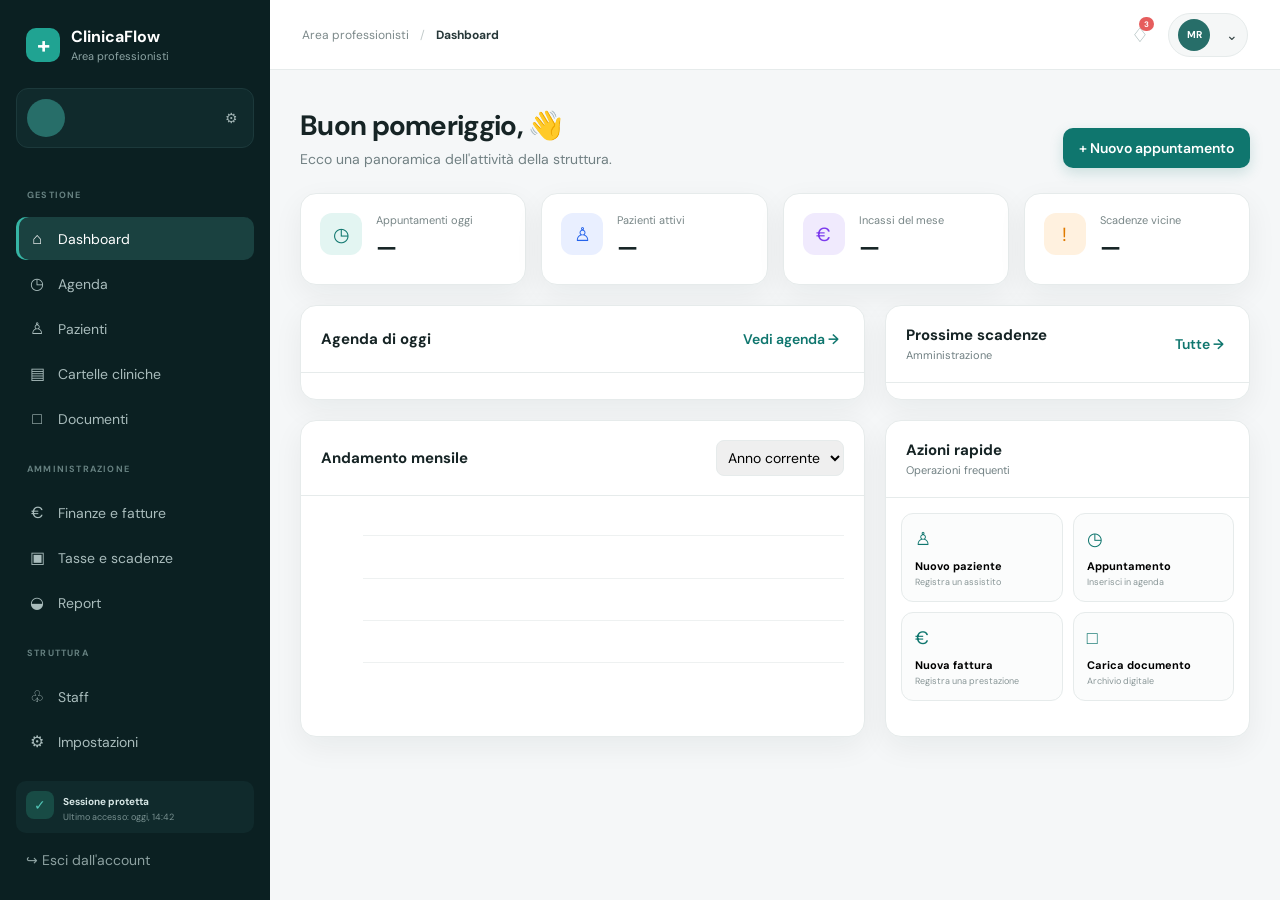
<file: DASHBOARD_PROG/clinica-flow-dinamico/index.html>
<!DOCTYPE html>
 <!-- Dichiara che il documento usa lo standard HTML5. -->
<html lang="it"> <!-- Apre l'elemento radice e imposta la lingua italiana. -->
<head> <!-- Apre la sezione dei metadati e delle risorse. -->
<meta charset="utf-8"/> <!-- Imposta la codifica UTF-8. -->
<meta content="width=device-width, initial-scale=1.0" name="viewport"/> <!-- Rende il layout adattabile a smartphone e tablet. -->
<meta content="#0f766e" name="theme-color"/> <!-- Imposta il colore del tema del browser. -->
<title>ClinicaFlow — Area Professionisti</title> <!-- Imposta il titolo della scheda del browser. -->
<link href="style.css" rel="stylesheet"/> <!-- Collega il file CSS, separando struttura e presentazione. -->
</head> <!-- Elemento HTML che contribuisce alla struttura della pagina. -->
<body> <!-- Apre il contenuto visibile dell'applicazione. -->
<div class="app-shell"> <!-- Contenitore generale dell'intera interfaccia. -->
<aside class="sidebar" id="sidebar"> <!-- Contiene la sidebar e la navigazione principale. -->
<div class="brand"> <!-- Elemento HTML che contribuisce alla struttura della pagina. -->
<div class="brand-mark">+</div> <!-- Elemento HTML che contribuisce alla struttura della pagina. -->
<div> <!-- Elemento HTML che contribuisce alla struttura della pagina. -->
<strong>ClinicaFlow</strong> <!-- Elemento HTML che contribuisce alla struttura della pagina. -->
<span>Area professionisti</span> <!-- Elemento HTML che contribuisce alla struttura della pagina. -->
</div> <!-- Elemento HTML che contribuisce alla struttura della pagina. -->
</div> <!-- Elemento HTML che contribuisce alla struttura della pagina. -->
<div class="profile-mini"> <!-- Elemento HTML che contribuisce alla struttura della pagina. -->
<div class="avatar" id="sidebarAvatar"></div> <!-- Elemento HTML che contribuisce alla struttura della pagina. -->
<div> <!-- Elemento HTML che contribuisce alla struttura della pagina. -->
<strong id="sidebarNome"></strong> <!-- Elemento HTML che contribuisce alla struttura della pagina. -->
<span id="sidebarRuolo"></span> <!-- Elemento HTML che contribuisce alla struttura della pagina. -->
</div> <!-- Elemento HTML che contribuisce alla struttura della pagina. -->
<button class="icon-btn" title="Impostazioni profilo">⚙</button> <!-- Pulsante interattivo collegabile a JavaScript. -->
</div> <!-- Elemento HTML che contribuisce alla struttura della pagina. -->
<nav class="nav"> <!-- Raggruppa semanticamente i comandi di navigazione. -->
<p class="nav-label">GESTIONE</p> <!-- Etichetta che raggruppa una sezione del menu. -->
<button class="nav-item active" data-page="dashboard"><span>⌂</span> Dashboard</button> <!-- Pulsante interattivo collegabile a JavaScript. -->
<button class="nav-item" data-page="agenda"><span>◷</span> Agenda</button> <!-- Voce di navigazione; data-page identifica la pagina da mostrare. -->
<button class="nav-item" data-page="patients"><span>♙</span> Pazienti</button> <!-- Voce di navigazione; data-page identifica la pagina da mostrare. -->
<button class="nav-item" data-page="clinical"><span>▤</span> Cartelle cliniche</button> <!-- Voce di navigazione; data-page identifica la pagina da mostrare. -->
<button class="nav-item" data-page="documents"><span>□</span> Documenti</button> <!-- Voce di navigazione; data-page identifica la pagina da mostrare. -->
<p class="nav-label">AMMINISTRAZIONE</p> <!-- Etichetta che raggruppa una sezione del menu. -->
<button class="nav-item" data-page="finance"><span>€</span> Finanze e fatture</button> <!-- Voce di navigazione; data-page identifica la pagina da mostrare. -->
<button class="nav-item" data-page="taxes"><span>▣</span> Tasse e scadenze</button> <!-- Voce di navigazione; data-page identifica la pagina da mostrare. -->
<button class="nav-item" data-page="reports"><span>◒</span> Report</button> <!-- Voce di navigazione; data-page identifica la pagina da mostrare. -->
<p class="nav-label">STRUTTURA</p> <!-- Etichetta che raggruppa una sezione del menu. -->
<button class="nav-item" data-page="team"><span>♧</span> Staff</button> <!-- Voce di navigazione; data-page identifica la pagina da mostrare. -->
<button class="nav-item" data-page="settings"><span>⚙</span> Impostazioni</button> <!-- Voce di navigazione; data-page identifica la pagina da mostrare. -->
</nav> <!-- Elemento HTML che contribuisce alla struttura della pagina. -->
<div class="sidebar-bottom"> <!-- Elemento HTML che contribuisce alla struttura della pagina. -->
<div class="security-card"> <!-- Elemento HTML che contribuisce alla struttura della pagina. -->
<div class="security-icon">✓</div> <!-- Elemento HTML che contribuisce alla struttura della pagina. -->
<div> <!-- Elemento HTML che contribuisce alla struttura della pagina. -->
<strong>Sessione protetta</strong> <!-- Elemento HTML che contribuisce alla struttura della pagina. -->
<span id="ultimoAccesso">Ultimo accesso: oggi, 14:42</span> <!-- Elemento HTML che contribuisce alla struttura della pagina. -->
</div> <!-- Elemento HTML che contribuisce alla struttura della pagina. -->
</div> <!-- Elemento HTML che contribuisce alla struttura della pagina. -->
<button class="logout-btn" id="logoutBtn">↪ Esci dall'account</button> <!-- Pulsante interattivo collegabile a JavaScript. -->
</div> <!-- Elemento HTML che contribuisce alla struttura della pagina. -->
</aside> <!-- Elemento HTML che contribuisce alla struttura della pagina. -->
<main class="main"> <!-- Contiene l'area principale del gestionale. -->
<header class="topbar"> <!-- Apre la sezione dei metadati e delle risorse. -->
<button class="mobile-menu" id="mobileMenu">☰</button> <!-- Pulsante interattivo collegabile a JavaScript. -->
<div class="breadcrumb">Area professionisti <span>/</span> <strong id="pageTitle">Dashboard</strong></div> <!-- Elemento HTML che contribuisce alla struttura della pagina. -->
<div class="top-actions"> <!-- Elemento HTML che contribuisce alla struttura della pagina. -->
<button class="icon-btn notification-btn" id="notificationBtn" title="Notifiche">♢<b id="notificheCount">3</b></button> <!-- Pulsante interattivo collegabile a JavaScript. -->
<button class="user-chip"> <!-- Pulsante interattivo collegabile a JavaScript. -->
<div class="avatar small" id="topbarAvatar">MR</div> <!-- Elemento HTML che contribuisce alla struttura della pagina. -->
<span id="topbarNome"></span> <!-- Elemento HTML che contribuisce alla struttura della pagina. -->
<span>⌄</span> <!-- Elemento HTML che contribuisce alla struttura della pagina. -->
</button> <!-- Elemento HTML che contribuisce alla struttura della pagina. -->
</div> <!-- Elemento HTML che contribuisce alla struttura della pagina. -->
</header> <!-- Elemento HTML che contribuisce alla struttura della pagina. -->
<div class="content" id="contenitorePagine"></div> <!-- Elemento HTML che contribuisce alla struttura della pagina. -->
</main> <!-- Elemento HTML che contribuisce alla struttura della pagina. -->
</div> <!-- Elemento HTML che contribuisce alla struttura della pagina. -->
<div class="modal-backdrop" id="modal"> <!-- Elemento HTML che contribuisce alla struttura della pagina. -->
<div class="modal"> <!-- Elemento HTML che contribuisce alla struttura della pagina. -->
<button class="modal-close" id="modalClose">×</button> <!-- Pulsante interattivo collegabile a JavaScript. -->
<div id="modalContent"></div> <!-- Elemento HTML che contribuisce alla struttura della pagina. -->
</div> <!-- Elemento HTML che contribuisce alla struttura della pagina. -->
</div> <!-- Elemento HTML che contribuisce alla struttura della pagina. -->
<div class="toast" id="toast">Operazione completata</div> <!-- Elemento HTML che contribuisce alla struttura della pagina. -->
<script src="frontend/funzione_package/Funzione_Avvio.js" type="module"></script> <!-- Carica il JavaScript modulare che gestisce le interazioni. -->
</body> <!-- Chiude il contenuto visibile. -->
</html> <!-- Chiude il documento HTML. -->
</file>
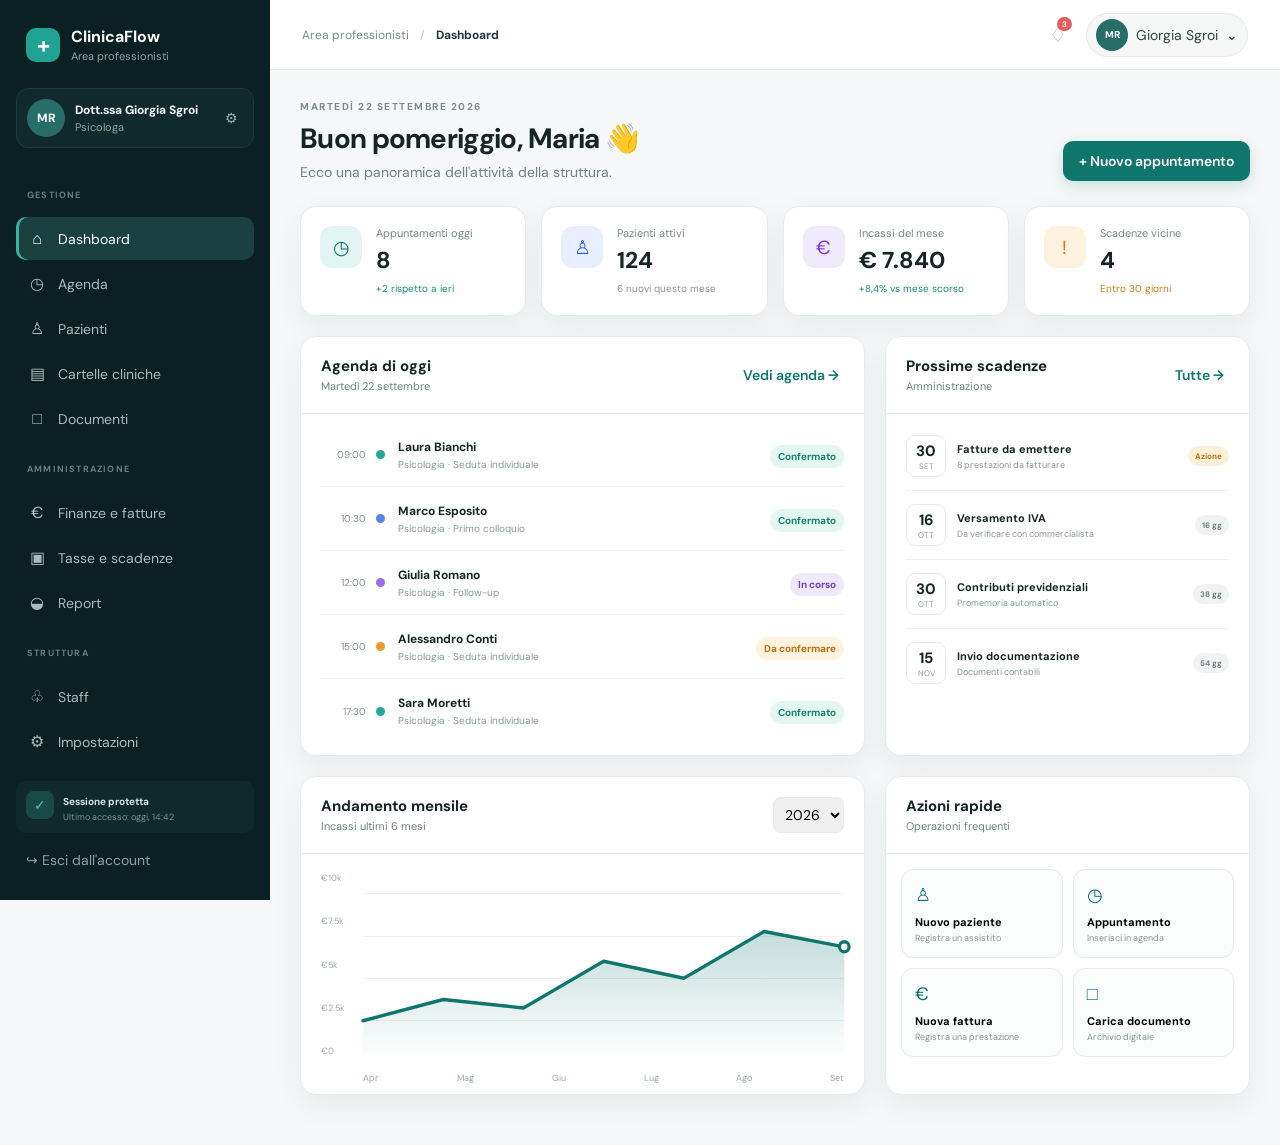
<file: DASHBOARD_PROG/ESEMPIO-DASHBOARD/index.html>
<!DOCTYPE html> <!-- Dichiara che il documento usa lo standard HTML5. -->
<html lang="it"> <!-- Apre l'elemento radice e imposta la lingua italiana. -->
<head> <!-- Apre la sezione dei metadati e delle risorse. -->
  <meta charset="UTF-8"> <!-- Imposta la codifica UTF-8. -->
  <meta name="viewport" content="width=device-width, initial-scale=1.0"> <!-- Rende il layout adattabile a smartphone e tablet. -->
  <meta name="theme-color" content="#0f766e"> <!-- Imposta il colore del tema del browser. -->
  <title>ClinicaFlow — Area Professionisti</title> <!-- Imposta il titolo della scheda del browser. -->
  <link rel="stylesheet" href="style.css"> <!-- Collega il file CSS, separando struttura e presentazione. -->
</head> <!-- Elemento HTML che contribuisce alla struttura della pagina. -->
<body> <!-- Apre il contenuto visibile dell'applicazione. -->
  <div class="app-shell"> <!-- Contenitore generale dell'intera interfaccia. -->
    <aside class="sidebar" id="sidebar"> <!-- Contiene la sidebar e la navigazione principale. -->
      <div class="brand"> <!-- Elemento HTML che contribuisce alla struttura della pagina. -->
        <div class="brand-mark">+</div> <!-- Elemento HTML che contribuisce alla struttura della pagina. -->
        <div> <!-- Elemento HTML che contribuisce alla struttura della pagina. -->
          <strong>ClinicaFlow</strong> <!-- Elemento HTML che contribuisce alla struttura della pagina. -->
          <span>Area professionisti</span> <!-- Elemento HTML che contribuisce alla struttura della pagina. -->
        </div> <!-- Elemento HTML che contribuisce alla struttura della pagina. -->
      </div> <!-- Elemento HTML che contribuisce alla struttura della pagina. -->

      <div class="profile-mini"> <!-- Elemento HTML che contribuisce alla struttura della pagina. -->
        <div class="avatar">MR</div> <!-- Elemento HTML che contribuisce alla struttura della pagina. -->
        <div> <!-- Elemento HTML che contribuisce alla struttura della pagina. -->
          <strong id="nomeProfessionista">Dott.ssa Giorgia Sgroi</strong> <!-- Elemento HTML che contribuisce alla struttura della pagina. -->
          <span id="ruoloProfessionista">Psicologa</span> <!-- Elemento HTML che contribuisce alla struttura della pagina. -->
        </div> <!-- Elemento HTML che contribuisce alla struttura della pagina. -->
        <button class="icon-btn" title="Impostazioni profilo">⚙</button> <!-- Pulsante interattivo collegabile a JavaScript. -->
      </div> <!-- Elemento HTML che contribuisce alla struttura della pagina. -->

      <nav class="nav"> <!-- Raggruppa semanticamente i comandi di navigazione. -->
        <p class="nav-label">GESTIONE</p> <!-- Etichetta che raggruppa una sezione del menu. -->
        <button class="nav-item active" data-page="dashboard"><span>⌂</span> Dashboard</button> <!-- Pulsante interattivo collegabile a JavaScript. -->
        <button class="nav-item" data-page="agenda"><span>◷</span> Agenda</button> <!-- Voce di navigazione; data-page identifica la pagina da mostrare. -->
        <button class="nav-item" data-page="patients"><span>♙</span> Pazienti</button> <!-- Voce di navigazione; data-page identifica la pagina da mostrare. -->
        <button class="nav-item" data-page="clinical"><span>▤</span> Cartelle cliniche</button> <!-- Voce di navigazione; data-page identifica la pagina da mostrare. -->
        <button class="nav-item" data-page="documents"><span>□</span> Documenti</button> <!-- Voce di navigazione; data-page identifica la pagina da mostrare. -->

        <p class="nav-label">AMMINISTRAZIONE</p> <!-- Etichetta che raggruppa una sezione del menu. -->
        <button class="nav-item" data-page="finance"><span>€</span> Finanze e fatture</button> <!-- Voce di navigazione; data-page identifica la pagina da mostrare. -->
        <button class="nav-item" data-page="taxes"><span>▣</span> Tasse e scadenze</button> <!-- Voce di navigazione; data-page identifica la pagina da mostrare. -->
        <button class="nav-item" data-page="reports"><span>◒</span> Report</button> <!-- Voce di navigazione; data-page identifica la pagina da mostrare. -->

        <p class="nav-label">STRUTTURA</p> <!-- Etichetta che raggruppa una sezione del menu. -->
        <button class="nav-item" data-page="team"><span>♧</span> Staff</button> <!-- Voce di navigazione; data-page identifica la pagina da mostrare. -->
        <button class="nav-item" data-page="settings"><span>⚙</span> Impostazioni</button> <!-- Voce di navigazione; data-page identifica la pagina da mostrare. -->
      </nav> <!-- Elemento HTML che contribuisce alla struttura della pagina. -->

      <div class="sidebar-bottom"> <!-- Elemento HTML che contribuisce alla struttura della pagina. -->
        <div class="security-card"> <!-- Elemento HTML che contribuisce alla struttura della pagina. -->
          <div class="security-icon">✓</div> <!-- Elemento HTML che contribuisce alla struttura della pagina. -->
          <div> <!-- Elemento HTML che contribuisce alla struttura della pagina. -->
            <strong>Sessione protetta</strong> <!-- Elemento HTML che contribuisce alla struttura della pagina. -->
            <span id="ultimoAccesso">Ultimo accesso: oggi, 14:42</span> <!-- Elemento HTML che contribuisce alla struttura della pagina. -->
          </div> <!-- Elemento HTML che contribuisce alla struttura della pagina. -->
        </div> <!-- Elemento HTML che contribuisce alla struttura della pagina. -->
        <button class="logout-btn" id="logoutBtn">↪ Esci dall'account</button> <!-- Pulsante interattivo collegabile a JavaScript. -->
      </div> <!-- Elemento HTML che contribuisce alla struttura della pagina. -->
    </aside> <!-- Elemento HTML che contribuisce alla struttura della pagina. -->

    <main class="main"> <!-- Contiene l'area principale del gestionale. -->
      <header class="topbar"> <!-- Apre la sezione dei metadati e delle risorse. -->
        <button class="mobile-menu" id="mobileMenu">☰</button> <!-- Pulsante interattivo collegabile a JavaScript. -->
        <div class="breadcrumb">Area professionisti <span>/</span> <strong id="pageTitle">Dashboard</strong></div> <!-- Elemento HTML che contribuisce alla struttura della pagina. -->
        <div class="top-actions"> <!-- Elemento HTML che contribuisce alla struttura della pagina. -->
          <button class="icon-btn notification-btn" id="notificationBtn" title="Notifiche">♢<b id="notificheCount">3</b></button> <!-- Pulsante interattivo collegabile a JavaScript. -->
          <button class="user-chip"> <!-- Pulsante interattivo collegabile a JavaScript. -->
            <div class="avatar small" id="topbarAvatar">MR</div> <!-- Elemento HTML che contribuisce alla struttura della pagina. -->
            <span id="nomeProfessionista">Giorgia Sgroi</span> <!-- Elemento HTML che contribuisce alla struttura della pagina. -->
            <span>⌄</span> <!-- Elemento HTML che contribuisce alla struttura della pagina. -->
          </button> <!-- Elemento HTML che contribuisce alla struttura della pagina. -->
        </div> <!-- Elemento HTML che contribuisce alla struttura della pagina. -->
      </header> <!-- Elemento HTML che contribuisce alla struttura della pagina. -->

      <div class="content"> <!-- Elemento HTML che contribuisce alla struttura della pagina. -->
        <section class="page active" id="dashboard"> <!-- Sezione di pagina; JavaScript decide quale mostrare. -->
          <div class="welcome-row"> <!-- Elemento HTML che contribuisce alla struttura della pagina. -->
            <div> <!-- Elemento HTML che contribuisce alla struttura della pagina. -->
              <p class="eyebrow" id="dataOdierna">MARTEDÌ 22 SETTEMBRE 2026</p> <!-- Elemento HTML che contribuisce alla struttura della pagina. -->
              <h1>Buon pomeriggio, <span id="nomeSaluto">Maria</span> 👋</h1> <!-- Elemento HTML che contribuisce alla struttura della pagina. -->
              <p class="muted">Ecco una panoramica dell'attività della struttura.</p> <!-- Elemento HTML che contribuisce alla struttura della pagina. -->
            </div> <!-- Elemento HTML che contribuisce alla struttura della pagina. -->
            <button class="primary" data-page-action="agenda">+ Nuovo appuntamento</button> <!-- Pulsante interattivo collegabile a JavaScript. -->
          </div> <!-- Elemento HTML che contribuisce alla struttura della pagina. -->

          <div class="stats-grid"> <!-- Elemento HTML che contribuisce alla struttura della pagina. -->
            <article class="stat-card"> <!-- Elemento HTML che contribuisce alla struttura della pagina. -->
              <div class="stat-icon teal">◷</div> <!-- Elemento HTML che contribuisce alla struttura della pagina. -->
              <div><span>Appuntamenti oggi</span><strong id="numeroAppuntamentiOggi">8</strong><small class="positive" id="variazioneAppuntamenti">+2 rispetto a ieri</small></div> <!-- Elemento HTML che contribuisce alla struttura della pagina. -->
            </article> <!-- Elemento HTML che contribuisce alla struttura della pagina. -->
            <article class="stat-card"> <!-- Elemento HTML che contribuisce alla struttura della pagina. -->
              <div class="stat-icon blue">♙</div> <!-- Elemento HTML che contribuisce alla struttura della pagina. -->
              <div><span>Pazienti attivi</span><strong id="numeroPazientiAttivi">124</strong><small id="nuoviPazientiMese">6 nuovi questo mese</small></div> <!-- Elemento HTML che contribuisce alla struttura della pagina. -->
            </article> <!-- Elemento HTML che contribuisce alla struttura della pagina. -->
            <article class="stat-card"> <!-- Elemento HTML che contribuisce alla struttura della pagina. -->
              <div class="stat-icon purple">€</div> <!-- Elemento HTML che contribuisce alla struttura della pagina. -->
              <div><span>Incassi del mese</span><strong id="incassiMese">€ 7.840</strong><small class="positive" id="variazioneIncassi">+8,4% vs mese scorso</small></div> <!-- Elemento HTML che contribuisce alla struttura della pagina. -->
            </article> <!-- Elemento HTML che contribuisce alla struttura della pagina. -->
            <article class="stat-card"> <!-- Elemento HTML che contribuisce alla struttura della pagina. -->
              <div class="stat-icon orange">!</div> <!-- Elemento HTML che contribuisce alla struttura della pagina. -->
              <div><span>Scadenze vicine</span><strong id="scadenzeVicine">4</strong><small class="warning-text">Entro 30 giorni</small></div> <!-- Elemento HTML che contribuisce alla struttura della pagina. -->
            </article> <!-- Elemento HTML che contribuisce alla struttura della pagina. -->
          </div> <!-- Elemento HTML che contribuisce alla struttura della pagina. -->

          <div class="dashboard-grid"> <!-- Elemento HTML che contribuisce alla struttura della pagina. -->
            <article class="card agenda-card"> <!-- Scheda grafica riutilizzabile per raggruppare contenuti. -->
              <div class="card-header"> <!-- Scheda grafica riutilizzabile per raggruppare contenuti. -->
                <div><h2>Agenda di oggi</h2><span class="muted" id="dataOdierna">Martedì 22 settembre</span></div> <!-- Elemento HTML che contribuisce alla struttura della pagina. -->
                <button class="text-btn" data-page-action="agenda">Vedi agenda →</button> <!-- Pulsante interattivo collegabile a JavaScript. -->
              </div> <!-- Elemento HTML che contribuisce alla struttura della pagina. -->
              <div class="timeline"> <!-- Elemento HTML che contribuisce alla struttura della pagina. -->
                <div class="timeline-item"> <!-- Elemento HTML che contribuisce alla struttura della pagina. -->
                  <span class="time">09:00</span><div class="dot teal-bg"></div> <!-- Elemento HTML che contribuisce alla struttura della pagina. -->
                  <div class="appointment"><div><strong>Laura Bianchi</strong><span>Psicologia · Seduta individuale</span></div><span class="status confirmed">Confermato</span></div> <!-- Elemento HTML che contribuisce alla struttura della pagina. -->
                </div> <!-- Elemento HTML che contribuisce alla struttura della pagina. -->
                <div class="timeline-item"> <!-- Elemento HTML che contribuisce alla struttura della pagina. -->
                  <span class="time">10:30</span><div class="dot blue-bg"></div> <!-- Elemento HTML che contribuisce alla struttura della pagina. -->
                  <div class="appointment"><div><strong>Marco Esposito</strong><span>Psicologia · Primo colloquio</span></div><span class="status confirmed">Confermato</span></div> <!-- Elemento HTML che contribuisce alla struttura della pagina. -->
                </div> <!-- Elemento HTML che contribuisce alla struttura della pagina. -->
                <div class="timeline-item current"> <!-- Elemento HTML che contribuisce alla struttura della pagina. -->
                  <span class="time">12:00</span><div class="dot purple-bg"></div> <!-- Elemento HTML che contribuisce alla struttura della pagina. -->
                  <div class="appointment"><div><strong>Giulia Romano</strong><span>Psicologia · Follow-up</span></div><span class="status current">In corso</span></div> <!-- Elemento HTML che contribuisce alla struttura della pagina. -->
                </div> <!-- Elemento HTML che contribuisce alla struttura della pagina. -->
                <div class="timeline-item"> <!-- Elemento HTML che contribuisce alla struttura della pagina. -->
                  <span class="time">15:00</span><div class="dot orange-bg"></div> <!-- Elemento HTML che contribuisce alla struttura della pagina. -->
                  <div class="appointment"><div><strong>Alessandro Conti</strong><span>Psicologia · Seduta individuale</span></div><span class="status pending">Da confermare</span></div> <!-- Elemento HTML che contribuisce alla struttura della pagina. -->
                </div> <!-- Elemento HTML che contribuisce alla struttura della pagina. -->
                <div class="timeline-item"> <!-- Elemento HTML che contribuisce alla struttura della pagina. -->
                  <span class="time">17:30</span><div class="dot teal-bg"></div> <!-- Elemento HTML che contribuisce alla struttura della pagina. -->
                  <div class="appointment"><div><strong>Sara Moretti</strong><span>Psicologia · Seduta individuale</span></div><span class="status confirmed">Confermato</span></div> <!-- Elemento HTML che contribuisce alla struttura della pagina. -->
                </div> <!-- Elemento HTML che contribuisce alla struttura della pagina. -->
              </div> <!-- Elemento HTML che contribuisce alla struttura della pagina. -->
            </article> <!-- Elemento HTML che contribuisce alla struttura della pagina. -->

            <article class="card deadlines-card"> <!-- Scheda grafica riutilizzabile per raggruppare contenuti. -->
              <div class="card-header"><div><h2>Prossime scadenze</h2><span class="muted">Amministrazione</span></div><button class="text-btn" data-page-action="taxes">Tutte →</button></div> <!-- Scheda grafica riutilizzabile per raggruppare contenuti. -->
              <div class="deadline-list"> <!-- Elemento HTML che contribuisce alla struttura della pagina. -->
                <div class="deadline"><div class="date-box"><strong>30</strong><span>SET</span></div><div><strong>Fatture da emettere</strong><span>8 prestazioni da fatturare</span></div><span class="pill orange">Azione</span></div> <!-- Elemento HTML che contribuisce alla struttura della pagina. -->
                <div class="deadline"><div class="date-box"><strong>16</strong><span>OTT</span></div><div><strong>Versamento IVA</strong><span>Da verificare con commercialista</span></div><span class="pill gray">16 gg</span></div> <!-- Elemento HTML che contribuisce alla struttura della pagina. -->
                <div class="deadline"><div class="date-box"><strong>30</strong><span>OTT</span></div><div><strong>Contributi previdenziali</strong><span>Promemoria automatico</span></div><span class="pill gray">38 gg</span></div> <!-- Elemento HTML che contribuisce alla struttura della pagina. -->
                <div class="deadline"><div class="date-box"><strong>15</strong><span>NOV</span></div><div><strong>Invio documentazione</strong><span>Documenti contabili</span></div><span class="pill gray">54 gg</span></div> <!-- Elemento HTML che contribuisce alla struttura della pagina. -->
              </div> <!-- Elemento HTML che contribuisce alla struttura della pagina. -->
            </article> <!-- Elemento HTML che contribuisce alla struttura della pagina. -->
          </div> <!-- Elemento HTML che contribuisce alla struttura della pagina. -->

          <div class="dashboard-grid bottom"> <!-- Elemento HTML che contribuisce alla struttura della pagina. -->
            <article class="card"> <!-- Scheda grafica riutilizzabile per raggruppare contenuti. -->
              <div class="card-header"><div><h2>Andamento mensile</h2><span class="muted">Incassi ultimi 6 mesi</span></div><select><option>2026</option><option>2025</option></select></div> <!-- Scheda grafica riutilizzabile per raggruppare contenuti. -->
              <div class="chart-wrap"> <!-- Elemento HTML che contribuisce alla struttura della pagina. -->
                <div class="y-labels"><span>€10k</span><span>€7.5k</span><span>€5k</span><span>€2.5k</span><span>€0</span></div> <!-- Elemento HTML che contribuisce alla struttura della pagina. -->
                <div class="chart"> <!-- Elemento HTML che contribuisce alla struttura della pagina. -->
                  <div class="gridline g1"></div><div class="gridline g2"></div><div class="gridline g3"></div><div class="gridline g4"></div> <!-- Elemento HTML che contribuisce alla struttura della pagina. -->
                  <svg viewBox="0 0 600 220" preserveAspectRatio="none" aria-label="Grafico incassi"> <!-- Elemento HTML che contribuisce alla struttura della pagina. -->
                    <defs><linearGradient id="fill" x1="0" y1="0" x2="0" y2="1"><stop offset="0" stop-color="#0f766e" stop-opacity=".25"/><stop offset="1" stop-color="#0f766e" stop-opacity="0"/></linearGradient></defs> <!-- Elemento HTML che contribuisce alla struttura della pagina. -->
                    <path d="M0 175 L100 150 L200 160 L300 105 L400 125 L500 70 L600 88 L600 220 L0 220Z" fill="url(#fill)"/> <!-- Elemento HTML che contribuisce alla struttura della pagina. -->
                    <path d="M0 175 L100 150 L200 160 L300 105 L400 125 L500 70 L600 88" fill="none" stroke="#0f766e" stroke-width="4" stroke-linecap="round" stroke-linejoin="round"/> <!-- Elemento HTML che contribuisce alla struttura della pagina. -->
                    <circle cx="600" cy="88" r="6" fill="#fff" stroke="#0f766e" stroke-width="4"/> <!-- Elemento HTML che contribuisce alla struttura della pagina. -->
                  </svg> <!-- Elemento HTML che contribuisce alla struttura della pagina. -->
                  <div class="x-labels"><span>Apr</span><span>Mag</span><span>Giu</span><span>Lug</span><span>Ago</span><span>Set</span></div> <!-- Elemento HTML che contribuisce alla struttura della pagina. -->
                </div> <!-- Elemento HTML che contribuisce alla struttura della pagina. -->
              </div> <!-- Elemento HTML che contribuisce alla struttura della pagina. -->
            </article> <!-- Elemento HTML che contribuisce alla struttura della pagina. -->

            <article class="card quick-card"> <!-- Scheda grafica riutilizzabile per raggruppare contenuti. -->
              <div class="card-header"><div><h2>Azioni rapide</h2><span class="muted">Operazioni frequenti</span></div></div> <!-- Scheda grafica riutilizzabile per raggruppare contenuti. -->
              <div class="quick-grid"> <!-- Elemento HTML che contribuisce alla struttura della pagina. -->
                <button data-page-action="patients"><span>♙</span><strong>Nuovo paziente</strong><small>Registra un assistito</small></button> <!-- Pulsante interattivo collegabile a JavaScript. -->
                <button data-page-action="agenda"><span>◷</span><strong>Appuntamento</strong><small>Inserisci in agenda</small></button> <!-- Pulsante interattivo collegabile a JavaScript. -->
                <button data-page-action="finance"><span>€</span><strong>Nuova fattura</strong><small>Registra una prestazione</small></button> <!-- Pulsante interattivo collegabile a JavaScript. -->
                <button data-page-action="documents"><span>□</span><strong>Carica documento</strong><small>Archivio digitale</small></button> <!-- Pulsante interattivo collegabile a JavaScript. -->
              </div> <!-- Elemento HTML che contribuisce alla struttura della pagina. -->
            </article> <!-- Elemento HTML che contribuisce alla struttura della pagina. -->
          </div> <!-- Elemento HTML che contribuisce alla struttura della pagina. -->
        </section> <!-- Elemento HTML che contribuisce alla struttura della pagina. -->

        <section class="page" id="agenda"> <!-- Sezione agenda; JavaScript gestisce la visualizzazione e il drag and drop. -->
          <div class="page-heading"> <!-- Raggruppa titolo e azioni principali della pagina. -->
            <div> <!-- Contiene il titolo e la descrizione della pagina. -->
              <p class="eyebrow">GESTIONE</p> <!-- Etichetta superiore della sezione. -->
              <h1>Agenda</h1> <!-- Titolo principale della pagina. -->
              <p class="muted">Trascina un appuntamento in un altro giorno e orario libero per spostarlo.</p> <!-- Spiega direttamente il nuovo comportamento dell'agenda. -->
            </div> <!-- Chiude il contenitore del titolo. -->
            <button class="primary" id="newAppointment">+ Nuovo appuntamento</button> <!-- Apre la modale per creare un appuntamento. -->
          </div> <!-- Chiude l'intestazione della pagina. -->
          <div class="toolbar"> <!-- Contiene i controlli di navigazione e filtro dell'agenda. -->
            <div class="segmented"> <!-- Raggruppa le modalità di visualizzazione. -->
              <button class="active">Giorno</button> <!-- Modalità giorno mostrata come scelta attiva nella demo. -->
              <button>Settimana</button> <!-- Modalità settimana presente nell'interfaccia futura. -->
              <button>Mese</button> <!-- Modalità mese presente nell'interfaccia futura. -->
            </div> <!-- Chiude il selettore della modalità. -->
            <button class="secondary">‹</button> <!-- Pulsante grafico per la navigazione temporale. -->
            <strong id="intervalloSettimana">Settimana 21 – 27 settembre 2026</strong> <!-- Intervallo temporale visualizzato nella demo. -->
            <button class="secondary">›</button> <!-- Pulsante grafico per la navigazione temporale. -->
            <select> <!-- Filtro per professionista. -->
              <option>Tutti i professionisti</option> <!-- Mostra tutti gli appuntamenti. -->
              <option>Dott.ssa Giorgia Sgroi</option> <!-- Filtro demo per Giorgia Sgroi. -->
              <option>Dott. Luca Verdi</option> <!-- Filtro demo per Luca Verdi. -->
              <option>Dott.ssa Elena Neri</option> <!-- Filtro demo per Elena Neri. -->
            </select> <!-- Chiude il filtro professionista. -->
          </div> <!-- Chiude la toolbar. -->
          <div class="agenda-help"> <!-- Piccolo pannello informativo dedicato al drag and drop. -->
            <span>↕</span> <!-- Icona visiva che richiama lo spostamento. -->
            <span><strong>Spostamento rapido:</strong> trascina un appuntamento su un altro giorno/orario.</span> <!-- Istruzione sintetica per l'utente. -->
            <span class="agenda-help-rule">Lo slot deve essere libero.</span> <!-- Regola fondamentale del comportamento. -->
          </div> <!-- Chiude il pannello informativo. -->
          <div class="card agenda-full"> <!-- Contenitore grafico principale dell'agenda. -->
            <div class="agenda-week"> <!-- Griglia settimanale completa. -->
              <div class="agenda-time-column"> <!-- Colonna laterale con gli orari. -->
                <div class="agenda-corner">Ora</div> <!-- Cella d'angolo della griglia. -->
                <div class="agenda-time-labels"> <!-- Contiene le etichette degli orari. -->
                  <span>08:00</span> <!-- Etichetta oraria. -->
                  <span>09:00</span> <!-- Etichetta oraria. -->
                  <span>10:00</span> <!-- Etichetta oraria. -->
                  <span>11:00</span> <!-- Etichetta oraria. -->
                  <span>12:00</span> <!-- Etichetta oraria. -->
                  <span>13:00</span> <!-- Etichetta oraria. -->
                  <span>14:00</span> <!-- Etichetta oraria. -->
                  <span>15:00</span> <!-- Etichetta oraria. -->
                  <span>16:00</span> <!-- Etichetta oraria. -->
                  <span>17:00</span> <!-- Etichetta oraria. -->
                  <span>18:00</span> <!-- Etichetta oraria. -->
                  <span>19:00</span> <!-- Etichetta oraria. -->
                </div> <!-- Chiude le etichette degli orari. -->
              </div> <!-- Chiude la colonna degli orari. -->
              <div class="agenda-days"> <!-- Contiene i sette giorni della settimana. -->
                <div class="agenda-day" data-date="2026-09-21"> <!-- Colonna del lunedì. -->
                  <div class="agenda-day-header"><strong>LUN</strong><span>21 SET</span></div> <!-- Intestazione del giorno. -->
                  <div class="agenda-day-body" data-date="2026-09-21"></div> <!-- Area che riceve gli appuntamenti trascinati. -->
                </div> <!-- Chiude il lunedì. -->
                <div class="agenda-day" data-date="2026-09-22"> <!-- Colonna del martedì. -->
                  <div class="agenda-day-header"><strong>MAR</strong><span>22 SET</span></div> <!-- Intestazione del giorno. -->
                  <div class="agenda-day-body" data-date="2026-09-22"> <!-- Area della giornata con gli appuntamenti demo. -->
                    <div class="appointment-block teal-block" draggable="true" data-id="1" data-date="2026-09-22" data-time="09:00" data-duration="60"><strong>Laura Bianchi</strong><span>09:00 · Psicologia</span></div> <!-- Appuntamento trascinabile delle 09:00. -->
                    <div class="appointment-block blue-block" draggable="true" data-id="2" data-date="2026-09-22" data-time="10:30" data-duration="60"><strong>Marco Esposito</strong><span>10:30 · Primo colloquio</span></div> <!-- Appuntamento trascinabile delle 10:30. -->
                    <div class="appointment-block purple-block" draggable="true" data-id="3" data-date="2026-09-22" data-time="12:00" data-duration="60"><strong>Giulia Romano</strong><span>12:00 · Follow-up</span></div> <!-- Appuntamento trascinabile delle 12:00. -->
                    <div class="appointment-block orange-block" draggable="true" data-id="4" data-date="2026-09-22" data-time="15:00" data-duration="60"><strong>Alessandro Conti</strong><span>15:00 · Seduta</span></div> <!-- Appuntamento trascinabile delle 15:00. -->
                    <div class="appointment-block teal-block" draggable="true" data-id="5" data-date="2026-09-22" data-time="17:30" data-duration="60"><strong>Sara Moretti</strong><span>17:30 · Seduta</span></div> <!-- Appuntamento trascinabile delle 17:30. -->
                  </div> <!-- Chiude l'area del martedì. -->
                </div> <!-- Chiude il martedì. -->
                <div class="agenda-day" data-date="2026-09-23"> <!-- Colonna del mercoledì. -->
                  <div class="agenda-day-header"><strong>MER</strong><span>23 SET</span></div> <!-- Intestazione del giorno. -->
                  <div class="agenda-day-body" data-date="2026-09-23"></div> <!-- Area che riceve gli appuntamenti trascinati. -->
                </div> <!-- Chiude il mercoledì. -->
                <div class="agenda-day" data-date="2026-09-24"> <!-- Colonna del giovedì. -->
                  <div class="agenda-day-header"><strong>GIO</strong><span>24 SET</span></div> <!-- Intestazione del giorno. -->
                  <div class="agenda-day-body" data-date="2026-09-24"></div> <!-- Area che riceve gli appuntamenti trascinati. -->
                </div> <!-- Chiude il giovedì. -->
                <div class="agenda-day" data-date="2026-09-25"> <!-- Colonna del venerdì. -->
                  <div class="agenda-day-header"><strong>VEN</strong><span>25 SET</span></div> <!-- Intestazione del giorno. -->
                  <div class="agenda-day-body" data-date="2026-09-25"></div> <!-- Area che riceve gli appuntamenti trascinati. -->
                </div> <!-- Chiude il venerdì. -->
                <div class="agenda-day" data-date="2026-09-26"> <!-- Colonna del sabato. -->
                  <div class="agenda-day-header"><strong>SAB</strong><span>26 SET</span></div> <!-- Intestazione del giorno. -->
                  <div class="agenda-day-body" data-date="2026-09-26"></div> <!-- Area che riceve gli appuntamenti trascinati. -->
                </div> <!-- Chiude il sabato. -->
                <div class="agenda-day" data-date="2026-09-27"> <!-- Colonna della domenica. -->
                  <div class="agenda-day-header"><strong>DOM</strong><span>27 SET</span></div> <!-- Intestazione del giorno. -->
                  <div class="agenda-day-body" data-date="2026-09-27"></div> <!-- Area che riceve gli appuntamenti trascinati. -->
                </div> <!-- Chiude la domenica. -->
              </div> <!-- Chiude la griglia dei giorni. -->
            </div> <!-- Chiude la settimana dell'agenda. -->
          </div> <!-- Chiude la card dell'agenda. -->
        </section> <!-- Chiude la pagina agenda. -->

        <section class="page" id="patients"> <!-- Sezione di pagina; JavaScript decide quale mostrare. -->
          <div class="page-heading"><div><p class="eyebrow">ASSISTITI</p><h1>Pazienti</h1><p class="muted">Anagrafica, contatti e percorso assistenziale.</p></div><button class="primary" id="newPatient">+ Nuovo paziente</button></div> <!-- Sezione di pagina; JavaScript decide quale mostrare. -->
          <div class="filters"><div class="search"><span>⌕</span><input placeholder="Cerca per nome, codice o telefono..."></div><select><option>Tutti i professionisti</option><option>Psicologia</option><option>Logopedia</option><option>Dietologia</option></select><select><option>Stato: tutti</option><option>Attivo</option><option>In attesa</option></select></div> <!-- Elemento HTML che contribuisce alla struttura della pagina. -->
          <div class="card table-card"><table><thead><tr><th>Paziente</th><th>Professionista</th><th>Ultima visita</th><th>Prossimo appuntamento</th><th>Stato</th><th></th></tr></thead><tbody> <!-- Scheda grafica riutilizzabile per raggruppare contenuti. -->
            <tr><td><div class="person"><div class="avatar pastel">LB</div><div><strong>Laura Bianchi</strong><span>PT-00124</span></div></div></td><td>Giorgia Sgroi<br><small>Psicologia</small></td><td>22/09/2026</td><td>29/09/2026 · 09:00</td><td><span class="status confirmed">Attivo</span></td><td>•••</td></tr> <!-- Riga della tabella. -->
            <tr><td><div class="person"><div class="avatar pastel">ME</div><div><strong>Marco Esposito</strong><span>PT-00118</span></div></div></td><td>Giorgia Sgroi<br><small>Psicologia</small></td><td>22/09/2026</td><td>06/10/2026 · 10:30</td><td><span class="status confirmed">Attivo</span></td><td>•••</td></tr> <!-- Riga della tabella. -->
            <tr><td><div class="person"><div class="avatar pastel">GR</div><div><strong>Giulia Romano</strong><span>PT-00107</span></div></div></td><td>Giorgia Sgroi<br><small>Psicologia</small></td><td>15/09/2026</td><td>22/09/2026 · 12:00</td><td><span class="status confirmed">Attivo</span></td><td>•••</td></tr> <!-- Riga della tabella. -->
            <tr><td><div class="person"><div class="avatar pastel">SC</div><div><strong>Sofia Costa</strong><span>PT-00098</span></div></div></td><td>Luca Verdi<br><small>Logopedia</small></td><td>18/09/2026</td><td>25/09/2026 · 16:00</td><td><span class="status confirmed">Attivo</span></td><td>•••</td></tr> <!-- Riga della tabella. -->
            <tr><td><div class="person"><div class="avatar pastel">AF</div><div><strong>Andrea Ferri</strong><span>PT-00086</span></div></div></td><td>Elena Neri<br><small>Dietologia</small></td><td>10/09/2026</td><td>01/10/2026 · 14:30</td><td><span class="status pending">In attesa</span></td><td>•••</td></tr> <!-- Riga della tabella. -->
          </tbody></table></div> <!-- Elemento HTML che contribuisce alla struttura della pagina. -->
        </section> <!-- Elemento HTML che contribuisce alla struttura della pagina. -->

        <section class="page" id="clinical"> <!-- Sezione di pagina; JavaScript decide quale mostrare. -->
          <div class="page-heading"><div><p class="eyebrow">AREA CLINICA</p><h1>Cartelle cliniche</h1><p class="muted">Note, anamnesi, piani terapeutici e documentazione assistenziale.</p></div><button class="primary">+ Nuova nota</button></div> <!-- Sezione di pagina; JavaScript decide quale mostrare. -->
          <div class="clinical-layout"> <!-- Elemento HTML che contribuisce alla struttura della pagina. -->
            <div class="card patient-selector"><div class="search"><span>⌕</span><input placeholder="Cerca paziente..."></div><div class="patient-list"> <!-- Scheda grafica riutilizzabile per raggruppare contenuti. -->
              <button class="selected"><div class="avatar pastel">LB</div><div><strong>Laura Bianchi</strong><span>Ultima nota · oggi</span></div><span>›</span></button> <!-- Pulsante interattivo collegabile a JavaScript. -->
              <button><div class="avatar pastel">ME</div><div><strong>Marco Esposito</strong><span>Ultima nota · oggi</span></div><span>›</span></button> <!-- Pulsante interattivo collegabile a JavaScript. -->
              <button><div class="avatar pastel">GR</div><div><strong>Giulia Romano</strong><span>Ultima nota · 15/09</span></div><span>›</span></button> <!-- Pulsante interattivo collegabile a JavaScript. -->
              <button><div class="avatar pastel">SC</div><div><strong>Sofia Costa</strong><span>Ultima nota · 18/09</span></div><span>›</span></button> <!-- Pulsante interattivo collegabile a JavaScript. -->
            </div></div> <!-- Elemento HTML che contribuisce alla struttura della pagina. -->
            <div class="card clinical-detail"><div class="patient-header"><div class="avatar large pastel">LB</div><div><h2 id="cartellaPazienteNome">Laura Bianchi</h2><span id="cartellaPazienteInfo">PT-00124 · Psicologia</span></div><button class="secondary">Apri scheda completa</button></div> <!-- Scheda grafica riutilizzabile per raggruppare contenuti. -->
              <div class="tabs"><button class="active">Note cliniche</button><button>Anamnesi</button><button>Piano terapeutico</button><button>Allegati</button></div> <!-- Elemento HTML che contribuisce alla struttura della pagina. -->
              <div class="note"><div><strong>22 settembre 2026 · Seduta individuale</strong><span>Giorgia Sgroi</span></div><p>Area dedicata alla nota clinica. In produzione questa sezione sarà collegata al backend e ai permessi professionali.</p><span class="tag">Bozza</span></div> <!-- Elemento HTML che contribuisce alla struttura della pagina. -->
              <div class="note"><div><strong>15 settembre 2026 · Follow-up</strong><span>Giorgia Sgroi</span></div><p>Spazio per annotazioni della seduta e obiettivi concordati.</p><span class="tag success">Firmata</span></div> <!-- Elemento HTML che contribuisce alla struttura della pagina. -->
            </div> <!-- Elemento HTML che contribuisce alla struttura della pagina. -->
          </div> <!-- Elemento HTML che contribuisce alla struttura della pagina. -->
        </section> <!-- Elemento HTML che contribuisce alla struttura della pagina. -->

        <section class="page" id="documents"> <!-- Sezione di pagina; JavaScript decide quale mostrare. -->
          <div class="page-heading"><div><p class="eyebrow">ARCHIVIO</p><h1>Documenti</h1><p class="muted">Gestisci documenti amministrativi e clinici con permessi dedicati.</p></div><button class="primary">↑ Carica documento</button></div> <!-- Sezione di pagina; JavaScript decide quale mostrare. -->
          <div class="document-cards"><div class="doc-stat"><span>Documenti totali</span><strong id="docTotali">486</strong></div><div class="doc-stat"><span>Da firmare</span><strong id="docDaFirmare">7</strong></div><div class="doc-stat"><span>In scadenza</span><strong id="docInScadenza">3</strong></div></div> <!-- Elemento HTML che contribuisce alla struttura della pagina. -->
          <div class="card table-card"><table><thead><tr><th>Documento</th><th>Categoria</th><th>Paziente / struttura</th><th>Data</th><th>Stato</th><th></th></tr></thead><tbody> <!-- Scheda grafica riutilizzabile per raggruppare contenuti. -->
            <tr><td>Consenso informato.pdf</td><td>Clinico</td><td>Laura Bianchi</td><td>22/09/2026</td><td><span class="status pending">Da firmare</span></td><td>•••</td></tr> <!-- Riga della tabella. -->
            <tr><td>Fattura 2026-089.pdf</td><td>Amministrativo</td><td>Laura Bianchi</td><td>22/09/2026</td><td><span class="status confirmed">Archiviato</span></td><td>•••</td></tr> <!-- Riga della tabella. -->
            <tr><td>Documento identità.pdf</td><td>Anagrafica</td><td>Marco Esposito</td><td>20/09/2026</td><td><span class="status confirmed">Verificato</span></td><td>•••</td></tr> <!-- Riga della tabella. -->
          </tbody></table></div> <!-- Elemento HTML che contribuisce alla struttura della pagina. -->
        </section> <!-- Elemento HTML che contribuisce alla struttura della pagina. -->

        <section class="page" id="finance"> <!-- Sezione di pagina; JavaScript decide quale mostrare. -->
          <div class="page-heading"><div><p class="eyebrow">AMMINISTRAZIONE</p><h1>Finanze e fatture</h1><p class="muted">Entrate, fatture, pagamenti e riepiloghi per il commercialista.</p></div><button class="primary">+ Nuova fattura</button></div> <!-- Sezione di pagina; JavaScript decide quale mostrare. -->
          <div class="finance-stats"><div class="finance-stat"><span>Fatturato settembre</span><strong id="fatturatoMese">€ 9.460,00</strong><small>32 fatture emesse</small></div><div class="finance-stat"><span>Incassato</span><strong id="incassatoMese">€ 7.840,00</strong><small class="positive">82,9% del fatturato</small></div><div class="finance-stat"><span>Da incassare</span><strong id="daIncassare">€ 1.620,00</strong><small class="warning-text">8 fatture aperte</small></div><div class="finance-stat"><span>Spese</span><strong id="speseMese">€ 2.140,00</strong><small>Questo mese</small></div></div>
          <div class="card table-card"><div class="card-header"><div><h2>Ultime fatture</h2><span class="muted">Settembre 2026</span></div><button class="secondary">Esporta CSV</button></div><table><thead><tr><th>Numero</th><th>Cliente</th><th>Prestazione</th><th>Importo</th><th>Data</th><th>Stato</th></tr></thead><tbody> <!-- Scheda grafica riutilizzabile per raggruppare contenuti. -->
            <tr><td>#2026-089</td><td>Laura Bianchi</td><td>Seduta psicologica</td><td>€ 70,00</td><td>22/09/26</td><td><span class="status confirmed">Pagata</span></td></tr> <!-- Riga della tabella. -->
            <tr><td>#2026-088</td><td>Marco Esposito</td><td>Primo colloquio</td><td>€ 80,00</td><td>22/09/26</td><td><span class="status pending">Da pagare</span></td></tr> <!-- Riga della tabella. -->
            <tr><td>#2026-087</td><td>Sofia Costa</td><td>Logopedia</td><td>€ 55,00</td><td>21/09/26</td><td><span class="status confirmed">Pagata</span></td></tr> <!-- Riga della tabella. -->
          </tbody></table></div> <!-- Elemento HTML che contribuisce alla struttura della pagina. -->
        </section> <!-- Elemento HTML che contribuisce alla struttura della pagina. -->

        <section class="page" id="taxes"> <!-- Sezione di pagina; JavaScript decide quale mostrare. -->
          <div class="page-heading"><div><p class="eyebrow">AMMINISTRAZIONE</p><h1>Tasse e scadenze</h1><p class="muted">Calendario fiscale e documenti per la gestione amministrativa.</p></div><button class="secondary">Esporta riepilogo</button></div> <!-- Sezione di pagina; JavaScript decide quale mostrare. -->
          <div class="tax-alert"><span>!</span><div><strong id="taxAlertCount">4 scadenze richiedono attenzione</strong><p>Controlla gli importi e coordina i versamenti con il commercialista.</p></div></div> <!-- Elemento HTML che contribuisce alla struttura della pagina. -->
          <div class="card deadline-table"><div class="card-header"><h2>Calendario fiscale</h2><select><option>2026</option><option>2027</option></select></div> <!-- Scheda grafica riutilizzabile per raggruppare contenuti. -->
            <div class="tax-row"><div class="tax-date urgent"><strong>30</strong><span>SET</span></div><div><strong>Fatture da emettere</strong><span>8 prestazioni ancora da fatturare</span></div><span class="pill orange">Da completare</span><button class="text-btn">Apri →</button></div> <!-- Elemento HTML che contribuisce alla struttura della pagina. -->
            <div class="tax-row"><div class="tax-date"><strong>16</strong><span>OTT</span></div><div><strong>Versamento IVA</strong><span>Importo da confermare</span></div><span class="pill gray">In programma</span><button class="text-btn">Dettagli →</button></div> <!-- Elemento HTML che contribuisce alla struttura della pagina. -->
            <div class="tax-row"><div class="tax-date"><strong>30</strong><span>OTT</span></div><div><strong>Contributi previdenziali</strong><span>Promemoria per il professionista</span></div><span class="pill gray">In programma</span><button class="text-btn">Dettagli →</button></div> <!-- Elemento HTML che contribuisce alla struttura della pagina. -->
            <div class="tax-row"><div class="tax-date"><strong>15</strong><span>NOV</span></div><div><strong>Invio documentazione al commercialista</strong><span>Estratto contabile e fatture</span></div><span class="pill gray">In programma</span><button class="text-btn">Dettagli →</button></div> <!-- Elemento HTML che contribuisce alla struttura della pagina. -->
          </div> <!-- Elemento HTML che contribuisce alla struttura della pagina. -->
        </section> <!-- Elemento HTML che contribuisce alla struttura della pagina. -->

        <section class="page" id="reports"> <!-- Sezione di pagina; JavaScript decide quale mostrare. -->
          <div class="page-heading"><div><p class="eyebrow">ANALISI</p><h1>Report</h1><p class="muted">Indicatori operativi e amministrativi della struttura.</p></div><button class="secondary">↓ Scarica report</button></div> <!-- Sezione di pagina; JavaScript decide quale mostrare. -->
          <div class="report-grid"><div class="card report-card"><span>Prestazioni erogate</span><strong id="reportPrestazioni">186</strong><div class="mini-bar"><i style="width:72%"></i></div><small>+12% rispetto ad agosto</small></div><div class="card report-card"><span>Tasso di presenza</span><strong id="reportPresenza">91,4%</strong><div class="mini-bar"><i style="width:91%"></i></div><small>Su 204 appuntamenti</small></div><div class="card report-card"><span>Nuovi pazienti</span><strong id="reportNuoviPazienti">18</strong><div class="mini-bar"><i style="width:46%"></i></div><small>Ultimi 30 giorni</small></div><div class="card report-card"><span>Incasso medio</span><strong id="reportIncassoMedio">€ 50,22</strong><div class="mini-bar"><i style="width:63%"></i></div><small>Per prestazione</small></div></div> <!-- Scheda grafica riutilizzabile per raggruppare contenuti. -->
        </section> <!-- Elemento HTML che contribuisce alla struttura della pagina. -->

        <section class="page" id="team"> <!-- Sezione di pagina; JavaScript decide quale mostrare. -->
          <div class="page-heading"><div><p class="eyebrow">STRUTTURA</p><h1>Staff</h1><p class="muted">Professionisti, ruoli e autorizzazioni.</p></div><button class="primary">+ Invita professionista</button></div> <!-- Sezione di pagina; JavaScript decide quale mostrare. -->
          <div class="team-grid"><div class="card team-member"><div class="avatar large pastel">MR</div><h3>Dott.ssa Giorgia Sgroi</h3><span>Psicologa · Amministratrice</span><div class="member-actions"><span class="status confirmed">Attivo</span><button>•••</button></div></div><div class="card team-member"><div class="avatar large pastel">LV</div><h3>Dott. Luca Verdi</h3><span>Logopedista</span><div class="member-actions"><span class="status confirmed">Attivo</span><button>•••</button></div></div><div class="card team-member"><div class="avatar large pastel">EN</div><h3>Dott.ssa Elena Neri</h3><span>Dietista</span><div class="member-actions"><span class="status confirmed">Attivo</span><button>•••</button></div></div></div> <!-- Scheda grafica riutilizzabile per raggruppare contenuti. -->
        </section> <!-- Elemento HTML che contribuisce alla struttura della pagina. -->

        <section class="page" id="settings"> <!-- Sezione di pagina; JavaScript decide quale mostrare. -->
          <div class="page-heading"><div><p class="eyebrow">STRUTTURA</p><h1>Impostazioni</h1><p class="muted">Configura struttura, profilo, notifiche e sicurezza.</p></div><button class="primary">Salva modifiche</button></div> <!-- Sezione di pagina; JavaScript decide quale mostrare. -->
          <div class="settings-layout"><div class="card settings-nav"><button class="active">Profilo struttura</button><button>Notifiche</button><button>Permessi e ruoli</button><button>Fatturazione</button><button>Privacy e sicurezza</button></div><div class="card settings-form"><h2>Profilo struttura</h2><p class="muted">Informazioni visualizzate nei documenti e nelle comunicazioni.</p><label>Nome struttura<input id="inputNomeStruttura" value="Centro Salute & Benessere"></label><div class="two-col"><label>Partita IVA<input id="inputPartitaIva" value="IT 01234567890"></label><label>Telefono<input id="inputTelefono" value="+39 06 1234 5678"></label></div><label>Email<input id="inputEmail" value="segreteria@centrosalute.it"></label><label>Indirizzo<input id="inputIndirizzo" value="Via Roma 25, Roma"></label></div></div> <!-- Scheda grafica riutilizzabile per raggruppare contenuti. -->
        </section> <!-- Elemento HTML che contribuisce alla struttura della pagina. -->
      </div> <!-- Elemento HTML che contribuisce alla struttura della pagina. -->
    </main> <!-- Elemento HTML che contribuisce alla struttura della pagina. -->
  </div> <!-- Elemento HTML che contribuisce alla struttura della pagina. -->

  <div class="modal-backdrop" id="modal"> <!-- Elemento HTML che contribuisce alla struttura della pagina. -->
    <div class="modal"> <!-- Elemento HTML che contribuisce alla struttura della pagina. -->
      <button class="modal-close" id="modalClose">×</button> <!-- Pulsante interattivo collegabile a JavaScript. -->
      <div id="modalContent"></div> <!-- Elemento HTML che contribuisce alla struttura della pagina. -->
    </div> <!-- Elemento HTML che contribuisce alla struttura della pagina. -->
  </div> <!-- Elemento HTML che contribuisce alla struttura della pagina. -->

  <div class="toast" id="toast">Operazione completata</div> <!-- Elemento HTML che contribuisce alla struttura della pagina. -->
  <script src="script.js"></script> <!-- Carica il JavaScript che gestisce le interazioni. -->
</body> <!-- Chiude il contenuto visibile. -->
</html> <!-- Chiude il documento HTML. -->
</file>
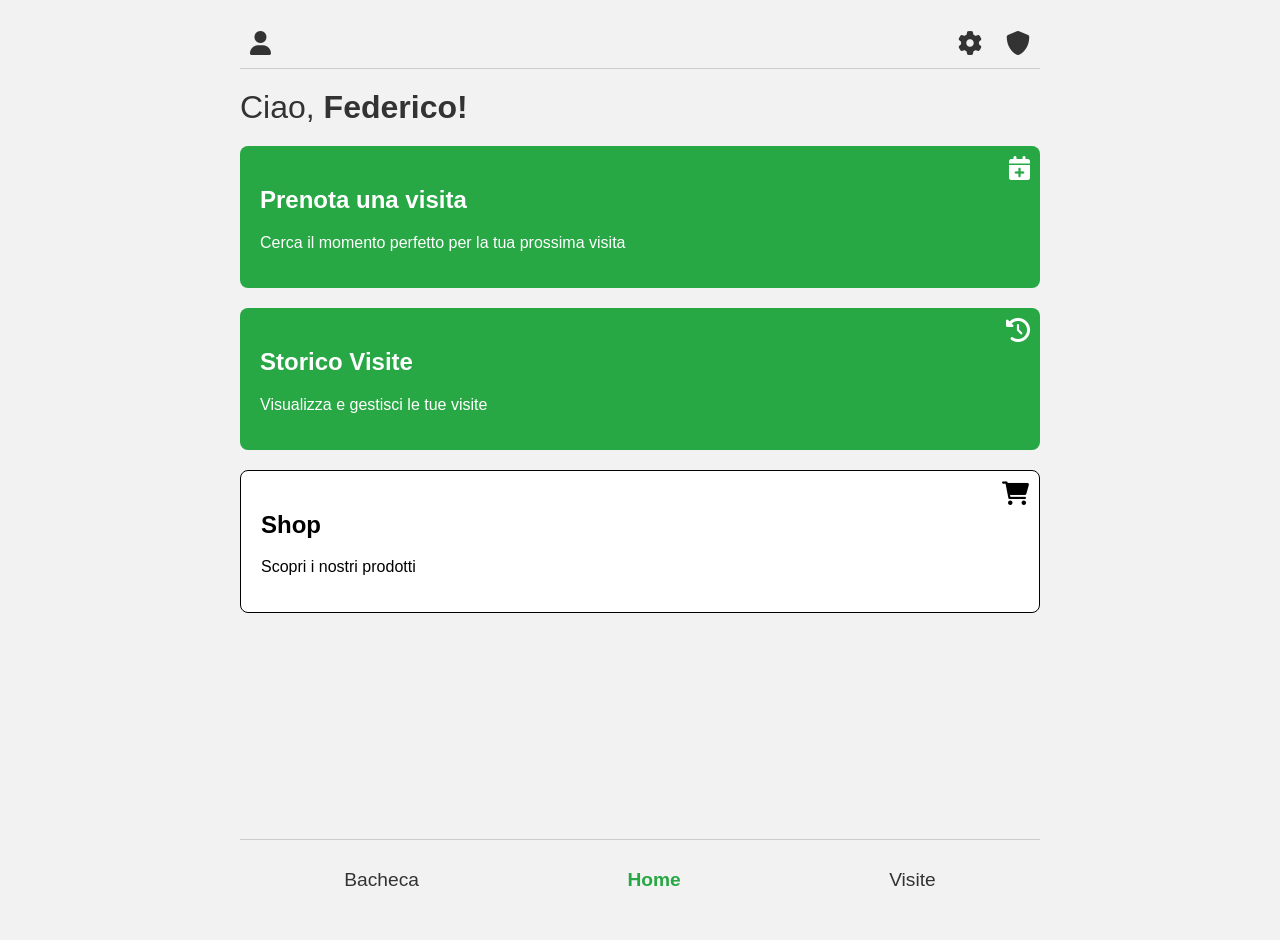
<file: FILE HTML/home_paziente.html>
<!DOCTYPE html>
<html lang="it">
<head>
    <meta charset="UTF-8">
    <meta name="viewport" content="width=device-width, initial-scale=1.0">
    <title>Home - MindLab</title>
    <link rel="stylesheet" href="https://cdnjs.cloudflare.com/ajax/libs/font-awesome/6.0.0-beta3/css/all.min.css">
    <style>
        /* Stili di base */
        html, body {
            height: 100%;
            margin: 0;
            padding: 0;
            font-family: 'Roboto', sans-serif;
            background-color: #f2f2f2;
            /* DISABILITARE SELEZIONE*/
            -webkit-user-select: none; /* Per Safari */
            -moz-user-select: none;    /* Per Firefox */
            -ms-user-select: none;     /* Per IE/Edge */
            user-select: none;         /* Standard */
            overflow-x: hidden;
            overflow-y: hidden;
        }

        .container {
            max-width: 800px;
            margin: 0 auto;
            padding: 20px;
            min-height: 100vh;
            display: flex;
            flex-direction: column;
        }

        /* Header */
        .header {
            display: flex;
            justify-content: space-between;
            align-items: center;
            padding: 10px 0;
            border-bottom: 1px solid #ccc;
        }

        .header a {
            text-decoration: none;
            color: #333;
            font-size: 1.5em;
            margin: 0 10px;
        }

        /* Sezione di benvenuto */
        .welcome {
            font-size: 2em;
            margin: 20px 0;
            color: #333;
        }

        /* Box */
        .box {
            padding: 20px;
            border-radius: 8px;
            margin-bottom: 20px;
            text-decoration: none;
            display: block;
            position: relative;
            transition: transform 0.3s, box-shadow 0.3s;
        }

        .box:hover {
            transform: translateY(-5px);
            box-shadow: 0 4px 8px rgba(0, 0, 0, 0.1);
        }

        .green-box {
            background-color: #28a745;
            color: white;
        }

        .shop-box {
            background-color: white;
            color: black;
            border: 1px solid black;
        }

        .box::after {
            content: '';
            position: absolute;
            top: 10px;
            right: 10px;
            font-size: 1.5em;
        }

        .green-box::after {
            content: '\f271';
            font-family: 'Font Awesome 5 Free';
            font-weight: 900;
        }

        .green-box:nth-of-type(2)::after {
            content: '\f1da';
        }

        .shop-box::after {
            content: '\f07a';
            font-family: 'Font Awesome 5 Free';
            font-weight: 900;
        }

        /* Footer */
        .footer {
            display: flex;
            justify-content: space-around;
            padding: 10px 0;
            border-top: 1px solid #ccc;
            margin-top: auto; /* Posiziona il footer in basso */
        }

        .footer a {
            text-decoration: none;
            color: #333;
            text-align: center;
            font-size: 1.2em;
        }

        .footer a.active {
            color: #28a745;
        }
    </style>
</head>
<body>
    <div class="container">
        <!-- Header -->
        <div class="header">
            <div class="header-left">
                <a href="/Users/Federico/Desktop/ISPW/FILE%20HTML%20COMPITO/impostazioni_utente.html"><i class="fas fa-user"></i></a>
            </div>
            <div class="header-right">
                <a href="/Users/Federico/Desktop/ISPW/FILE%20HTML%20COMPITO/impostazioni_app.html"><i class="fas fa-cog"></i></a>
                <a href="/Users/Federico/Desktop/ISPW/FILE%20HTML%20COMPITO/privacy_policy.html"><i class="fas fa-shield-alt"></i></a>
            </div>
        </div>

        <!-- Sezione di benvenuto -->
        <div class="welcome">
            Ciao, <strong>Federico!</strong>
        </div>

        <!-- Box -->
        <a href="/Users/Federico/Desktop/ISPW/FILE HTML COMPITO/prenota_senza_reg.html" class="box green-box">
            <h2>Prenota una visita</h2>
            <p>Cerca il momento perfetto per la tua prossima visita</p>
        </a>
        <a href="#" class="box green-box">
            <h2>Storico Visite</h2>
            <p>Visualizza e gestisci le tue visite</p>
        </a>
        <a href="/path/to/shop.html" class="box shop-box">
            <h2>Shop</h2>
            <p>Scopri i nostri prodotti</p>
        </a>

        <!-- Footer -->
        <div class="footer">
            <a href="/Users/Federico/Desktop/ISPW/FILE HTML COMPITO/bacheca_utente.html"><p>Bacheca</p></a>
            <a href="/Users/Federico/Desktop/ISPW/FILE HTML COMPITO/home_paziente.html" class="active"><p><b>Home</b></p></a>
            <a href="/Users/Federico/Desktop/ISPW/FILE HTML COMPITO/visite_utente_attive.html"><p>Visite</p></a>
        </div>
    </div>

    <script>
        document.querySelectorAll('.box').forEach(box => {
            box.addEventListener('click', () => {
                alert('Hai cliccato su ' + box.querySelector('h2').innerText);
            });
        });
    </script>
</body>
</html>
</file>
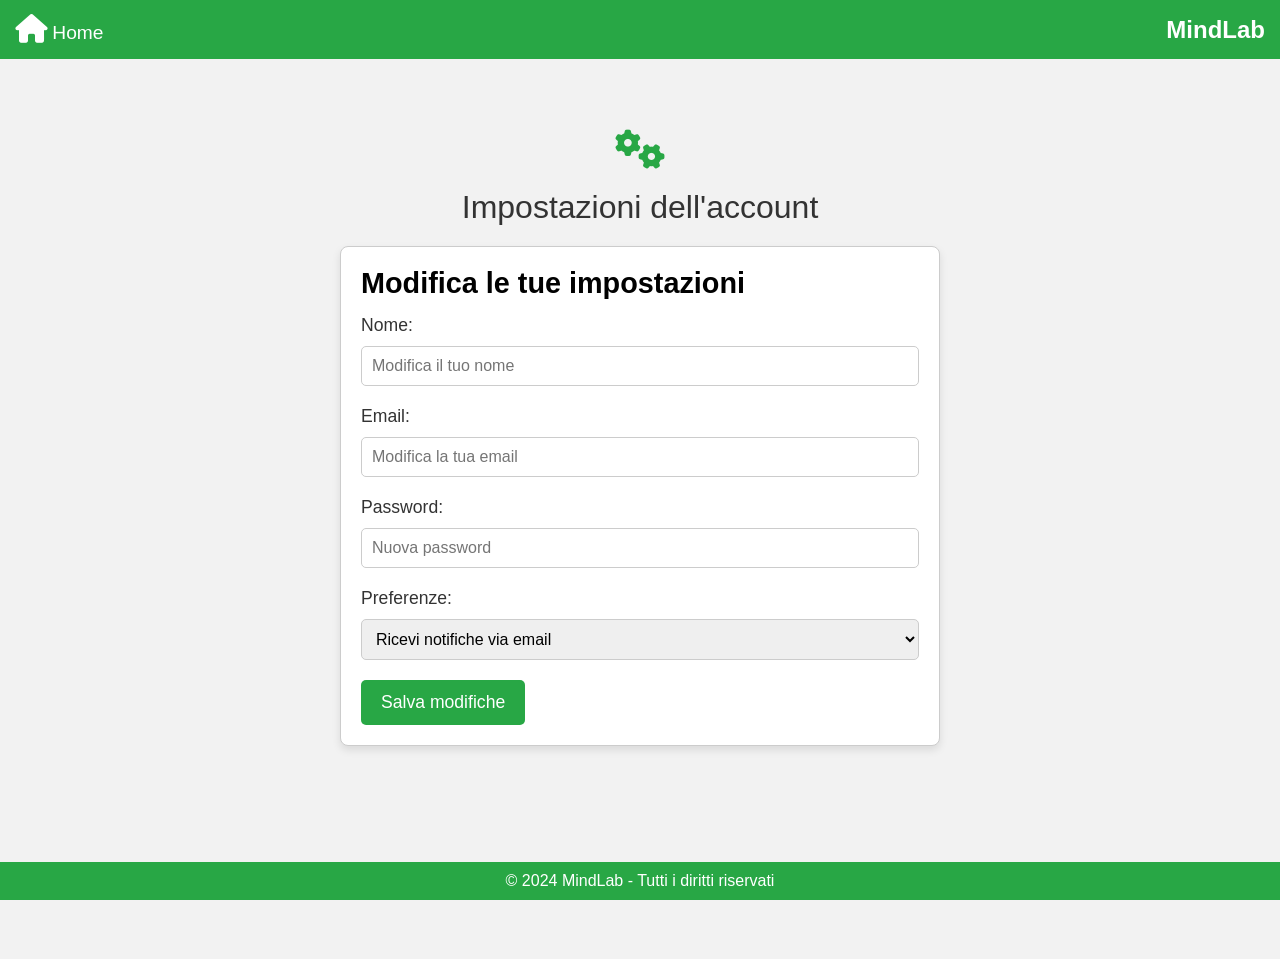
<file: FILE HTML/impostazioni_utente.html>
<!DOCTYPE html>
<html lang="it">
<head>
    <meta charset="UTF-8">
    <meta name="viewport" content="width=device-width, initial-scale=1.0">
    <title>Impostazioni - MindLab</title>
    <link rel="stylesheet" href="https://cdnjs.cloudflare.com/ajax/libs/font-awesome/6.0.0-beta3/css/all.min.css">
    <style>
        /* Base reset */
        * {
            margin: 0;
            padding: 0;
            box-sizing: border-box;
        }

        /* Corpo della pagina */
        html, body {
            height: 100%;
            font-family: 'Roboto', sans-serif;
            background-color: #f2f2f2;
            overflow: hidden; /* Evita lo scroll in entrambe le direzioni */
        }

        /* Navbar */
        .navbar {
            width: 100%;
            background-color: #28a745;
            padding: 15px;
            color: white;
            display: flex;
            justify-content: space-between;
            align-items: center;
            position: sticky;
            top: 0;
            z-index: 1000;
        }

        .navbar i {
            font-size: 1.5em;
            cursor: pointer;
        }

        .navbar a {
            color: white;
            text-decoration: none;
            font-size: 1.2em;
        }

        .navbar span {
            font-size: 1.5em;
            font-weight: bold;
            white-space: nowrap;
        }

        /* Contenitore principale */
        .container {
            display: flex;
            flex-direction: column;
            justify-content: flex-start;
            align-items: center;
            min-height: 100vh;
            padding: 70px 20px 20px; /* Spazio per la navbar e margini */
        }

        /* Header */
        .header i {
            font-size: 2.5em;
            color: #28a745;
        }

        /* Sezione di benvenuto */
        .welcome {
            font-size: 2em;
            margin: 20px 0;
            color: #333;
            text-align: center;
        }

        /* Form delle impostazioni */
        .settings-form {
            background-color: white;
            padding: 20px;
            border-radius: 8px;
            border: 1px solid #ccc;
            box-shadow: 0 4px 8px rgba(0, 0, 0, 0.1);
            width: 100%;
            max-width: 600px;
        }

        .settings-form h2 {
            font-size: 1.8em;
            margin-bottom: 15px;
        }

        .settings-form label {
            font-size: 1.1em;
            margin-bottom: 10px;
            display: block;
            color: #333;
        }

        .settings-form input,
        .settings-form select {
            width: 100%;
            padding: 10px;
            margin-bottom: 20px;
            border-radius: 5px;
            border: 1px solid #ccc;
            font-size: 1em;
        }

        .settings-form button {
            background-color: #28a745;
            color: white;
            padding: 12px 20px;
            font-size: 1.1em;
            border: none;
            border-radius: 5px;
            cursor: pointer;
            transition: background-color 0.3s ease;
        }

        .settings-form button:hover {
            background-color: #218838;
        }

        /* Footer */
        footer {
            text-align: center;
            background-color: #28a745;
            color: white;
            padding: 10px;
            width: 100%;
            position: fixed;
            bottom: 0;
        }
    </style>
</head>
<body>
    <!-- Navbar -->
    <div class="navbar">
        <a href="/Users/Federico/Desktop/ISPW/FILE%20HTML%20COMPITO/home_paziente.html"><i class="fas fa-home"></i> Home</a>
        <span>MindLab</span>
    </div>

    <div class="container">
        <!-- Header con icona di impostazioni -->
        <div class="header">
            <i class="fas fa-cogs"></i>
        </div>

        <!-- Sezione di benvenuto -->
        <div class="welcome">
            Impostazioni dell'account
        </div>

        <!-- Form delle impostazioni -->
        <form class="settings-form" action="/salva-impostazioni" method="POST">
            <h2>Modifica le tue impostazioni</h2>

            <label for="nome">Nome:</label>
            <input type="text" id="nome" name="nome" placeholder="Modifica il tuo nome" required>

            <label for="email">Email:</label>
            <input type="email" id="email" name="email" placeholder="Modifica la tua email" required>

            <label for="password">Password:</label>
            <input type="password" id="password" name="password" placeholder="Nuova password" required>

            <label for="preferenze">Preferenze:</label>
            <select id="preferenze" name="preferenze">
                <option value="email">Ricevi notifiche via email</option>
                <option value="sms">Ricevi notifiche via SMS</option>
                <option value="none">Non ricevere notifiche</option>
            </select>

            <button type="submit">Salva modifiche</button>
        </form>
    </div>

    <!-- Footer -->
    <footer>
        <p>&copy; 2024 MindLab - Tutti i diritti riservati</p>
    </footer>
</body>
</html>
</file>
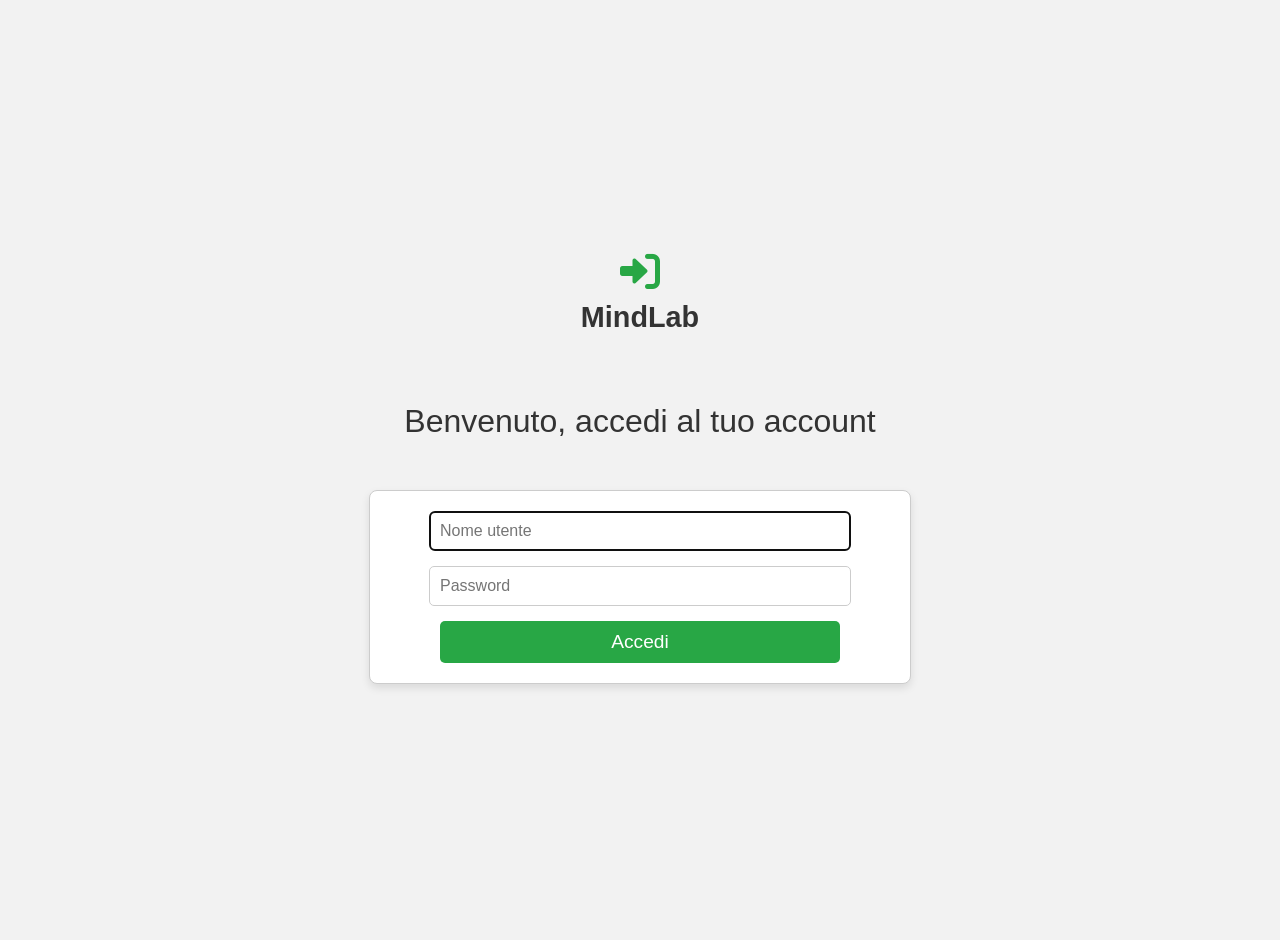
<file: FILE HTML/login_credential.html>
<!DOCTYPE html>
<html lang="it">
<head>
    <meta charset="UTF-8">
    <meta name="viewport" content="width=device-width, initial-scale=1.0">
    <title>Login - MindLab</title>
    <link rel="stylesheet" href="https://cdnjs.cloudflare.com/ajax/libs/font-awesome/6.0.0-beta3/css/all.min.css">
    <style>
        /* Stili di base */
        html, body {
            height: 100%;
            margin: 0;
            padding: 0;
            font-family: 'Roboto', sans-serif;
            background-color: #f2f2f2;
            -webkit-user-select: none;
            -moz-user-select: none;
            -ms-user-select: none;
            user-select: none;
            overflow-x: hidden;
            overflow-y: hidden;
        }

        .container {
            max-width: 500px;
            margin: 0 auto;
            padding: 20px;
            min-height: 100vh;
            display: flex;
            flex-direction: column;
            justify-content: center;
            align-items: center;
        }

        /* Header con icona e nome azienda */
        .header {
            display: flex;
            justify-content: center;
            align-items: center;
            padding: 10px 0;
            margin-bottom: 20px;
            flex-direction: column;
        }

        .header i {
            font-size: 2.5em;
            color: #28a745;
        }

        .header h1 {
            font-size: 1.8em;
            color: #333;
            margin-top: 10px;
            font-weight: 600;
        }

        /* Sezione di benvenuto */
        .welcome {
            font-size: 2em;
            margin: 20px 0;
            color: #333;
            text-align: center;
        }

        /* Form */
        .login-form {
            padding: 20px;
            background-color: white;
            border-radius: 8px;
            border: 1px solid #ccc;
            box-shadow: 0 4px 8px rgba(0, 0, 0, 0.1);
            margin-top: 30px;
            width: 100%;
            display: flex;
            flex-direction: column;
            align-items: center;
        }

        .login-form input {
            width: 80%;  /* Impostato al 80% della larghezza del form */
            padding: 10px;
            margin-bottom: 15px;
            border: 1px solid #ccc;
            border-radius: 5px;
            font-size: 1em;
        }

        .login-form button {
            width: 80%;  /* Impostato al 80% della larghezza del form */
            padding: 10px;
            background-color: #28a745;
            color: white;
            border: none;
            border-radius: 5px;
            font-size: 1.2em;
            cursor: pointer;
            transition: background-color 0.3s, transform 0.3s;
        }

        .login-form button:hover {
            background-color: #218838;
            transform: translateY(-2px);
        }

        /* Animazione di errore (shake) */
        .error-message {
            display: block;
            text-align: center;
            color: red;
            font-size: 1.2em;
            margin-top: 15px;
        }

        .error-message.shake {
            animation: shake 0.5s ease-in-out;
        }

        @keyframes shake {
            0% { transform: translateX(0); }
            25% { transform: translateX(-5px); }
            50% { transform: translateX(5px); }
            75% { transform: translateX(-5px); }
            100% { transform: translateX(0); }
        }
    </style>
</head>
<body>
    <div class="container">
        <!-- Header con icona di login e nome azienda -->
        <div class="header">
            <i class="fas fa-sign-in-alt"></i>
            <h1>MindLab</h1> <!-- Nome azienda -->
        </div>

        <!-- Sezione di benvenuto -->
        <div class="welcome">
            Benvenuto, accedi al tuo account
        </div>

        <!-- Form di login -->
        <form class="login-form" action="/path/to/your-login-endpoint" method="POST">
            <input type="text" name="username" placeholder="Nome utente" required>
            <input type="password" name="password" placeholder="Password" required>
            <button type="submit">Accedi</button>
        </form>

        <div class="error-message"></div>
    </div>

    <script>
        // Focus automatico sul campo username
        document.querySelector('input[name="username"]').focus();

        // Validazione del form
        document.querySelector('.login-form').addEventListener('submit', function(event) {
            const username = document.querySelector('input[name="username"]').value;
            const password = document.querySelector('input[name="password"]').value;

            // Verifica se i campi sono vuoti
            if (username.trim() === '' || password.trim() === '') {
                event.preventDefault();
                showError('Tutti i campi sono obbligatori.');
            }

            // Verifica la lunghezza della password
            if (password.length < 6) {
                event.preventDefault();
                showError('La password deve essere lunga almeno 6 caratteri.');
            }
        });

        // Funzione per mostrare un messaggio di errore con animazione
        function showError(message) {
            const errorMessage = document.querySelector('.error-message');
            errorMessage.textContent = message;
            errorMessage.classList.add('shake');
            setTimeout(() => {
                errorMessage.classList.remove('shake');
            }, 500);
        }
    </script>
</body>
</html>
</file>
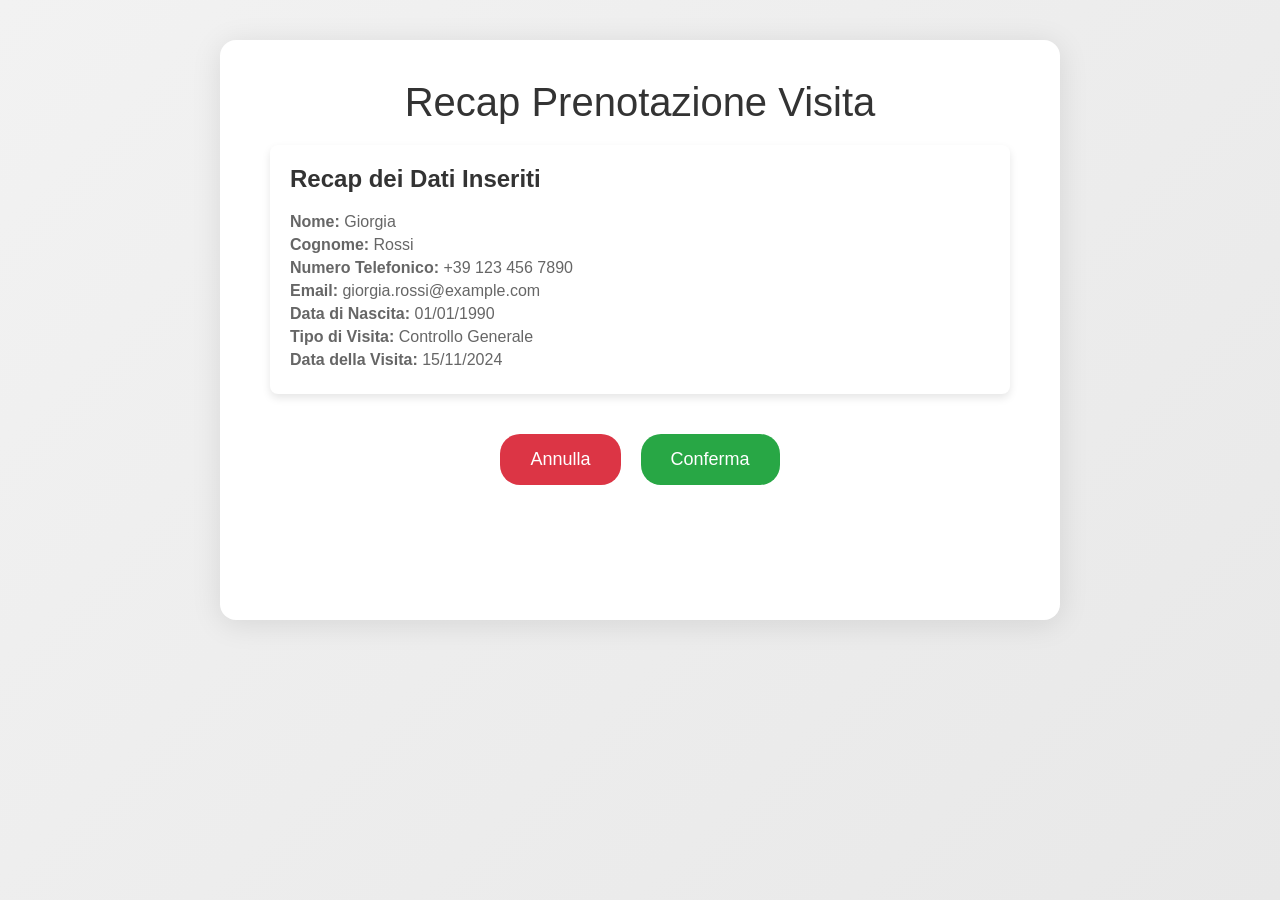
<file: FILE HTML/recap_dati.html>
<!DOCTYPE html>
<html lang="it">
<head>
    <meta charset="UTF-8">
    <meta name="viewport" content="width=device-width, initial-scale=1.0">
    <title>Recap Visita - MindLab</title>
    <link rel="stylesheet" href="https://cdnjs.cloudflare.com/ajax/libs/font-awesome/6.0.0-beta3/css/all.min.css">
    <style>
        /* Stili di base */
        html, body {
            height: 100%;
            margin: 0;
            padding: 0;
            font-family: 'Roboto', sans-serif;
            background: linear-gradient(135deg, #f2f2f2 0%, #e8e8e8 100%);
            overflow-x: hidden;
            overflow-y: hidden;
        }

        .container {
            max-width: 800px;
            margin: 40px auto;
            padding: 20px;
            min-height: 60vh; /* Altezza minima ridotta */
            background: white;
            border-radius: 16px;
            box-shadow: 0 4px 30px rgba(0, 0, 0, 0.1);
            display: flex;
            flex-direction: column;
            align-items: center;
            animation: fadeIn 1s ease-in-out;
        }

        @keyframes fadeIn {
            from {
                opacity: 0;
                transform: translateY(20px);
            }
            to {
                opacity: 1;
                transform: translateY(0);
            }
        }

        /* Sezione di benvenuto */
        .welcome {
            font-size: 2.5em;
            margin: 20px 0;
            color: #333;
            text-align: center;
            animation: fadeIn 1.2s ease-in-out;
        }

        /* Box */
        .box {
            padding: 20px;
            border-radius: 8px;
            margin-bottom: 20px;
            text-decoration: none;
            display: block;
            position: relative;
            transition: transform 0.3s, box-shadow 0.3s;
        }

        .box:hover {
            transform: translateY(-5px);
            box-shadow: 0 4px 8px rgba(0, 0, 0, 0.1);
        }

        .green-box {
            background-color: #28a745;
            color: white;
        }

        .shop-box {
            background-color: white;
            color: black;
            border: 1px solid black;
        }

        .box::after {
            content: '';
            position: absolute;
            top: 10px;
            right: 10px;
            font-size: 1.5em;
        }

        .green-box::after {
            content: '\f271';
            font-family: 'Font Awesome 5 Free';
            font-weight: 900;
        }

        .green-box:nth-of-type(2)::after {
            content: '\f1da';
        }

        .shop-box::after {
            content: '\f07a';
            font-family: 'Font Awesome 5 Free';
            font-weight: 900;
        }

        /* Stili recap */
        .recap {
            background-color: #fff;
            padding: 20px;
            border-radius: 8px;
            box-shadow: 0 4px 8px rgba(0, 0, 0, 0.1);
            margin-bottom: 20px;
            width: 100%;
            max-width: 700px;
            animation: fadeIn 1.4s ease-in-out;
        }

        .recap h2 {
            margin-top: 0;
            color: #333;
        }

        .recap p {
            margin: 5px 0;
            color: #666;
        }

        .buttons {
            display: flex;
            justify-content: center;
            margin-top: 20px;
            width: 100%;
        }

        .buttons a {
            text-decoration: none;
            padding: 15px 30px;
            border-radius: 20px; /* Bordo arrotondato */
            color: white;
            font-size: 18px;
            margin: 0 10px;
            transition: background-color 0.3s, transform 0.3s;
        }

        .buttons a:hover {
            transform: scale(1.05);
        }

        .confirm-btn {
            background-color: #28a745;
        }

        .cancel-btn {
            background-color: #dc3545;
        }
    </style>
</head>
<body>
    <div class="container">
        <!-- Sezione di benvenuto -->
        <div class="welcome">
            Recap Prenotazione Visita
        </div>

        <!-- Recap Box -->
        <div class="recap">
            <h2>Recap dei Dati Inseriti</h2>
            <p><strong>Nome:</strong> Giorgia</p>
            <p><strong>Cognome:</strong> Rossi</p>
            <p><strong>Numero Telefonico:</strong> +39 123 456 7890</p>
            <p><strong>Email:</strong> giorgia.rossi@example.com</p>
            <p><strong>Data di Nascita:</strong> 01/01/1990</p>
            <p><strong>Tipo di Visita:</strong> Controllo Generale</p>
            <p><strong>Data della Visita:</strong> 15/11/2024</p>
        </div>

        <!-- Bottoni -->
        <div class="buttons">
            <a href="/Users/Federico/Desktop/ISPW/FILE%20HTML%20COMPITO/annulla_prenotazione.html" class="cancel-btn">Annulla</a>
            <a href="/Users/Federico/Desktop/ISPW/FILE%20HTML%20COMPITO/conferma_prenotazione.html" class="confirm-btn">Conferma</a>
        </div>
    </div>

    <script>
        // Script per sicurezza e conferma azione
        document.querySelector('.confirm-btn').addEventListener('click', function(event) {
            if (!confirm('Sei sicuro di voler confermare la prenotazione?')) {
                event.preventDefault();
            }
        });

        document.querySelector('.cancel-btn').addEventListener('click', function(event) {
            if (!confirm('Sei sicuro di voler annullare la prenotazione?')) {
                event.preventDefault();
            }
        });

        // Prevenzione attacchi XSS
        function sanitizeInput(input) {
            var element = document.createElement('div');
            element.innerText = input;
            return element.innerHTML;
        }
    </script>
</body>
</html>
</file>
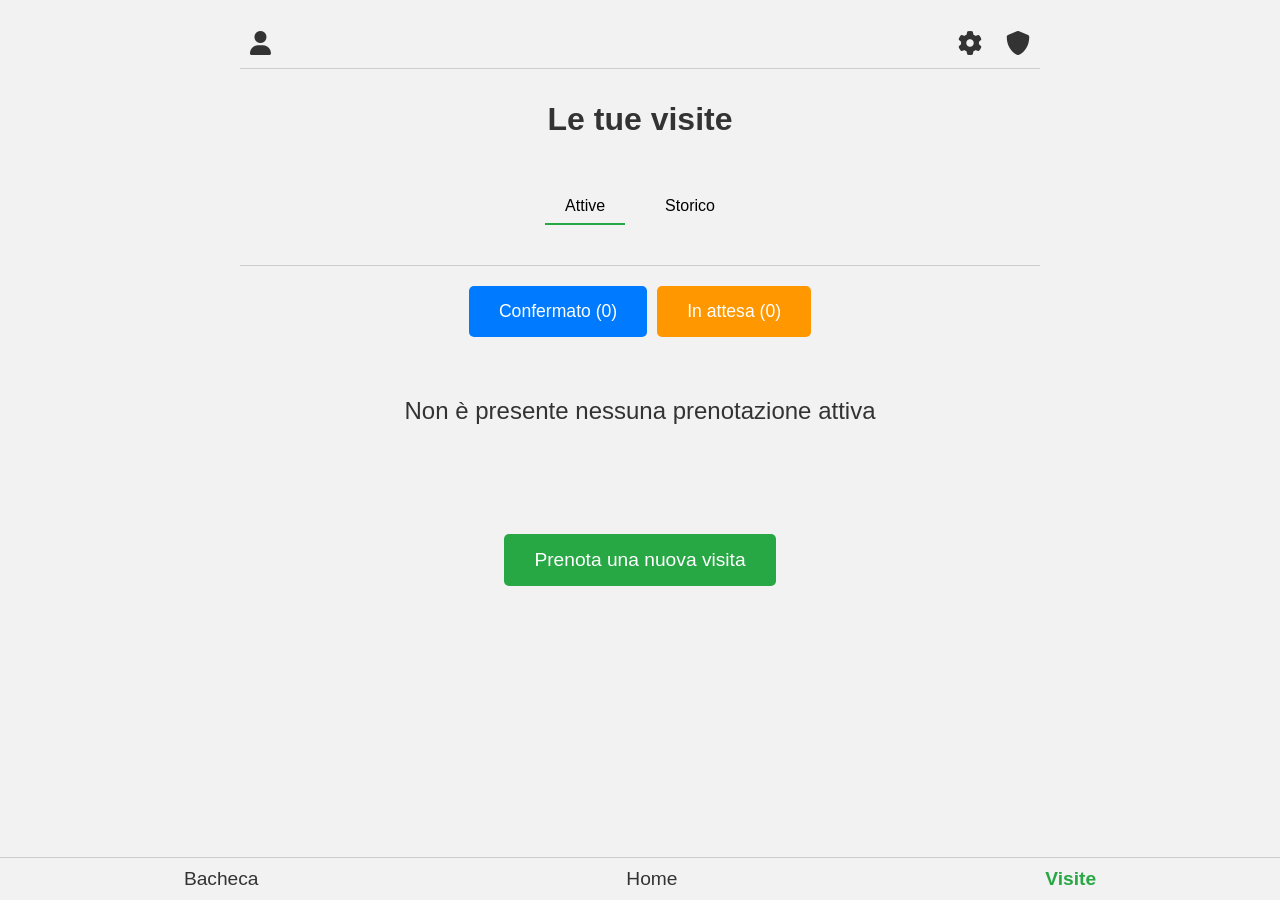
<file: FILE HTML/visite_utente_attive.html>
<!DOCTYPE html>
<html lang="it">
<head>
    <meta charset="UTF-8">
    <meta name="viewport" content="width=device-width, initial-scale=1.0">
    <title>Le tue visite</title>
    <link rel="stylesheet" href="https://cdnjs.cloudflare.com/ajax/libs/font-awesome/6.0.0-beta3/css/all.min.css">
    <style>
        /* Stili di base */
        html, body {
            height: 100%;
            margin: 0;
            padding: 0;
            font-family: 'Roboto', sans-serif;
            background-color: #f2f2f2;
            -webkit-user-select: none;
            -moz-user-select: none;
            -ms-user-select: none;
            user-select: none;
            overflow-x: hidden;
        }

        .container {
            padding-bottom: 60px; /* Distanza per fare spazio al footer fisso */
            max-width: 800px;
            margin: 0 auto;
            padding: 20px;
            min-height: calc(100vh - 60px); /* Riduci altezza per il footer */
            display: flex;
            flex-direction: column;
        }

        /* Header */
        .header {
            display: flex;
            justify-content: space-between;
            align-items: center;
            padding: 10px 0;
            border-bottom: 1px solid #ccc;
        }

        .header a {
            text-decoration: none;
            color: #333;
            font-size: 1.5em;
            margin: 0 10px;
        }

        /* Sezione tabs */
        .tabs {
            display: flex;
            justify-content: center;
            margin: 20px 0;
        }

        .tab {
            margin: 0 10px;
            padding: 8px 20px;
            border-bottom: 2px solid transparent;
            cursor: pointer;
            transition: border-bottom 0.3s;
        }

        .tab.active {
            border-bottom: 2px solid #28a745;
        }

        .separator {
            border-bottom: 1px solid #ccc;
            margin: 20px 0;
        }

        .status-buttons {
            display: flex;
            justify-content: center;
            margin-bottom: 20px;
        }

        .status-button {
            color: white;
            border: none;
            padding: 15px 30px;
            margin: 0 5px;
            border-radius: 5px;
            cursor: pointer;
            transition: background-color 0.3s, transform 0.3s;
            font-size: 1.1em;
        }

        .status-button.confirmed {
            background-color: #007bff;
        }

        .status-button.pending {
            background-color: #ff9800;
        }

        .status-button:hover {
            transform: translateY(-2px);
        }

        .status-button.confirmed:hover {
            background-color: #0056b3;
        }

        .status-button.pending:hover {
            background-color: #e68900;
        }

        .no-appointments {
            font-size: 1.5em;
            color: #333;
            margin: 40px 0;
            text-align: center;
        }

        .appointment-container {
            display: flex;
            justify-content: center;
            align-items: center;
            height: 150px;
            margin-top: 20px;
        }

        .new-appointment-button {
            background-color: #28a745;
            color: white;
            border: none;
            padding: 15px 30px;
            border-radius: 5px;
            cursor: pointer;
            transition: background-color 0.3s, transform 0.3s;
            font-size: 1.2em;
        }

        .new-appointment-button:hover {
            background-color: #218838;
            transform: translateY(-2px);
        }

        /* Footer */
.footer {
    position: fixed; /* Posiziona il footer in modo fisso */
    bottom: 0; /* Ancorato alla parte inferiore della pagina */
    left: 0; /* Allinea a sinistra */
    width: 100%; /* Occupa tutta la larghezza */
    display: flex;
    justify-content: space-around;
    padding: 10px 0;
    border-top: 1px solid #ccc;
    background-color: #f2f2f2;
    z-index: 10; /* Assicurati che sia sopra il contenuto */
}

.footer a {
    text-decoration: none;
    color: #333;
    text-align: center;
    font-size: 1.2em;
}

.footer a.active {
    color: #28a745;
}

        .footer-line {
            width: 100%;
            height: 2px;
            background-color: #ccc;
            position: absolute;
            bottom: -1px;
            left: 0;
        }

        /* Centrare il titolo */
        .title-container {
            display: flex;
            justify-content: center;
            align-items: center;
            height: 100px;
        }

        h1 {
            font-size: 2em;
            color: #333;
            margin: 0;
        }
    </style>
</head>
<body>
    <div class="container">
        <!-- Header -->
        <div class="header">
            <div class="header-left">
              <a href="/Users/Federico/Desktop/ISPW/FILE%20HTML%20COMPITO/impostazioni_utente.html"><i class="fas fa-user"></i></a>
            </div>
            <div class="header-right">
              <a href="/Users/Federico/Desktop/ISPW/FILE%20HTML%20COMPITO/impostazioni_app.html"><i class="fas fa-cog"></i></a>
              <a href="/Users/Federico/Desktop/ISPW/FILE%20HTML%20COMPITO/privacy_policy.html"><i class="fas fa-shield-alt"></i></a>
            </div>
        </div>

        <!-- Titolo centrato -->
        <div class="title-container">
            <h1>Le tue visite</h1>
        </div>

        <!-- Tabs -->
        <div class="tabs">
            <div class="tab active" onclick="location.href='/Users/Federico/Desktop/ISPW/FILE%20HTML%20COMPITO/visite_utente_attive.html'">Attive</div>
            <div class="tab" onclick="location.href='/Users/Federico/Desktop/ISPW/FILE%20HTML%20COMPITO/visite_utente_storico.html'">Storico</div>
        </div>

        <div class="separator"></div>

        <!-- Bottone per visualizzare lo stato delle visite -->
        <div class="status-buttons">
            <button class="status-button confirmed">Confermato (0)</button>
            <button class="status-button pending">In attesa (0)</button>
        </div>

        <div class="no-appointments">
            Non è presente nessuna prenotazione attiva
        </div>

        <!-- Bottone per prenotare una nuova visita -->
        <div class="appointment-container">
            <a href="/path/to/booking.html">
                <button class="new-appointment-button">Prenota una nuova visita</button>
            </a>
        </div>
    </div>

    <!-- Footer -->
    <div class="footer">
      <a href="/Users/Federico/Desktop/ISPW/FILE%20HTML%20COMPITO/bacheca_utente.html">Bacheca</a>
      <a href="/Users/Federico/Desktop/ISPW/FILE%20HTML%20COMPITO/home_paziente.html">Home</a>
      <a href="/Users/Federico/Desktop/ISPW/FILE%20HTML%20COMPITO/visite_utente_attive.html" class="active"><b>Visite</b></a>
    </div>

</body>
</html>
</file>
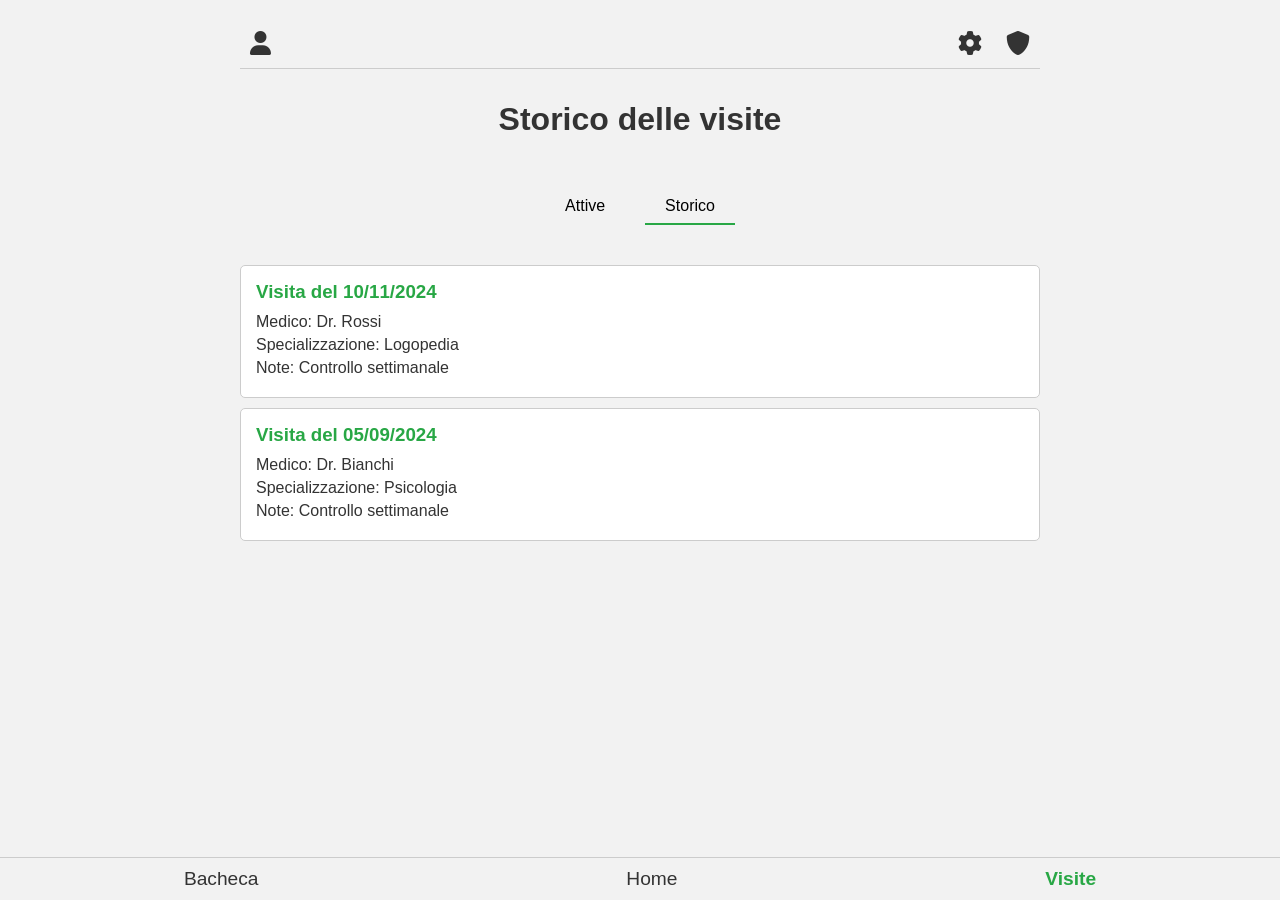
<file: FILE HTML/visite_utente_storico.html>
<!DOCTYPE html>
<html lang="it">
<head>
    <meta charset="UTF-8">
    <meta name="viewport" content="width=device-width, initial-scale=1.0">
    <title>Storico delle visite</title>
    <link rel="stylesheet" href="https://cdnjs.cloudflare.com/ajax/libs/font-awesome/6.0.0-beta3/css/all.min.css">
    <style>
        /* Stili di base */
        html, body {
            height: 100%;
            margin: 0;
            padding: 0;
            font-family: 'Roboto', sans-serif;
            background-color: #f2f2f2;
            -webkit-user-select: none;
            -moz-user-select: none;
            -ms-user-select: none;
            user-select: none;
            overflow-x: hidden;
        }

        .container {
            padding-bottom: 60px; /* Distanza per fare spazio al footer fisso */
            max-width: 800px;
            margin: 0 auto;
            padding: 20px;
            min-height: calc(100vh - 60px); /* Riduci altezza per il footer */
            display: flex;
            flex-direction: column;
        }

        /* Header */
        .header {
            display: flex;
            justify-content: space-between;
            align-items: center;
            padding: 10px 0;
            border-bottom: 1px solid #ccc;
        }

        .header a {
            text-decoration: none;
            color: #333;
            font-size: 1.5em;
            margin: 0 10px;
        }

        /* Sezione tabs */
        .tabs {
            display: flex;
            justify-content: center;
            margin: 20px 0;
        }

        .tab {
            margin: 0 10px;
            padding: 8px 20px;
            border-bottom: 2px solid transparent;
            cursor: pointer;
            transition: border-bottom 0.3s;
        }

        .tab.active {
            border-bottom: 2px solid #28a745;
        }

        /* Lista delle visite storiche */
        .history-list {
            text-align: left;
            margin: 20px 0;
        }

        .history-item {
            background-color: white;
            border: 1px solid #ccc;
            border-radius: 5px;
            padding: 15px;
            margin-bottom: 10px;
            transition: box-shadow 0.3s;
        }

        .history-item:hover {
            box-shadow: 0 4px 8px rgba(0, 0, 0, 0.1);
        }

        .history-item h3 {
            margin: 0 0 10px 0;
            color: #28a745;
        }

        .history-item p {
            margin: 5px 0;
            color: #333;
        }

        /* Footer */
        .footer {
            position: fixed; /* Posiziona il footer in modo fisso */
            bottom: 0; /* Ancorato alla parte inferiore della pagina */
            left: 0; /* Allinea a sinistra */
            width: 100%; /* Occupa tutta la larghezza */
            display: flex;
            justify-content: space-around;
            padding: 10px 0;
            border-top: 1px solid #ccc;
            background-color: #f2f2f2;
            z-index: 10; /* Assicurati che sia sopra il contenuto */
        }

        .footer a {
            text-decoration: none;
            color: #333;
            text-align: center;
            font-size: 1.2em;
        }

        .footer a.active {
            color: #28a745;
            font-weight: bold;
        }

        .footer-line {
            width: 100%;
            height: 2px;
            background-color: #ccc;
            position: absolute;
            bottom: -1px;
            left: 0;
        }

        /* Centrare il titolo */
        .title-container {
            display: flex;
            justify-content: center;
            align-items: center;
            height: 100px;
        }

        h1 {
            font-size: 2em;
            color: #333;
            margin: 0;
        }
    </style>
</head>
<body>
    <div class="container">
        <!-- Header -->
        <div class="header">
            <div class="header-left">
                <a href="/Users/Federico/Desktop/ISPW/FILE%20HTML%20COMPITO/impostazioni_utente.html"><i class="fas fa-user"></i></a>
            </div>
            <div class="header-right">
                <a href="/Users/Federico/Desktop/ISPW/FILE%20HTML%20COMPITO/impostazioni_app.html"><i class="fas fa-cog"></i></a>
                <a href="/Users/Federico/Desktop/ISPW/FILE%20HTML%20COMPITO/privacy_policy.html"><i class="fas fa-shield-alt"></i></a>
            </div>
        </div>

        <!-- Titolo centrato -->
        <div class="title-container">
            <h1>Storico delle visite</h1>
        </div>

        <!-- Tabs -->
        <div class="tabs">
          <div class="tab" onclick="location.href='/Users/Federico/Desktop/ISPW/FILE%20HTML%20COMPITO/visite_utente_attive.html'">Attive</div>
          <div class="tab active" onclick="location.href='/Users/Federico/Desktop/ISPW/FILE%20HTML%20COMPITO/visite_utente_storico.html'">Storico</div>
        </div>

        <!-- Lista delle visite storiche -->
        <div class="history-list">
            <div class="history-item">
                <h3>Visita del 10/11/2024</h3>
                <p>Medico: Dr. Rossi</p>
                <p>Specializzazione: Logopedia</p>
                <p>Note: Controllo settimanale</p>
            </div>
            <div class="history-item">
                <h3>Visita del 05/09/2024</h3>
                <p>Medico: Dr. Bianchi</p>
                <p>Specializzazione: Psicologia</p>
                <p>Note: Controllo settimanale</p>
            </div>
        </div>
    </div>

    <!-- Footer -->
    <div class="footer">
        <a href="/Users/Federico/Desktop/ISPW/FILE%20HTML%20COMPITO/bacheca_utente.html">Bacheca</a>
        <a href="/Users/Federico/Desktop/ISPW/FILE%20HTML%20COMPITO/home_paziente.html">Home</a>
        <a href="/Users/Federico/Desktop/ISPW/FILE%20HTML%20COMPITO/visite_utente_storico.html" class="active">Visite</a>
    </div>

</body>
</html>
</file>
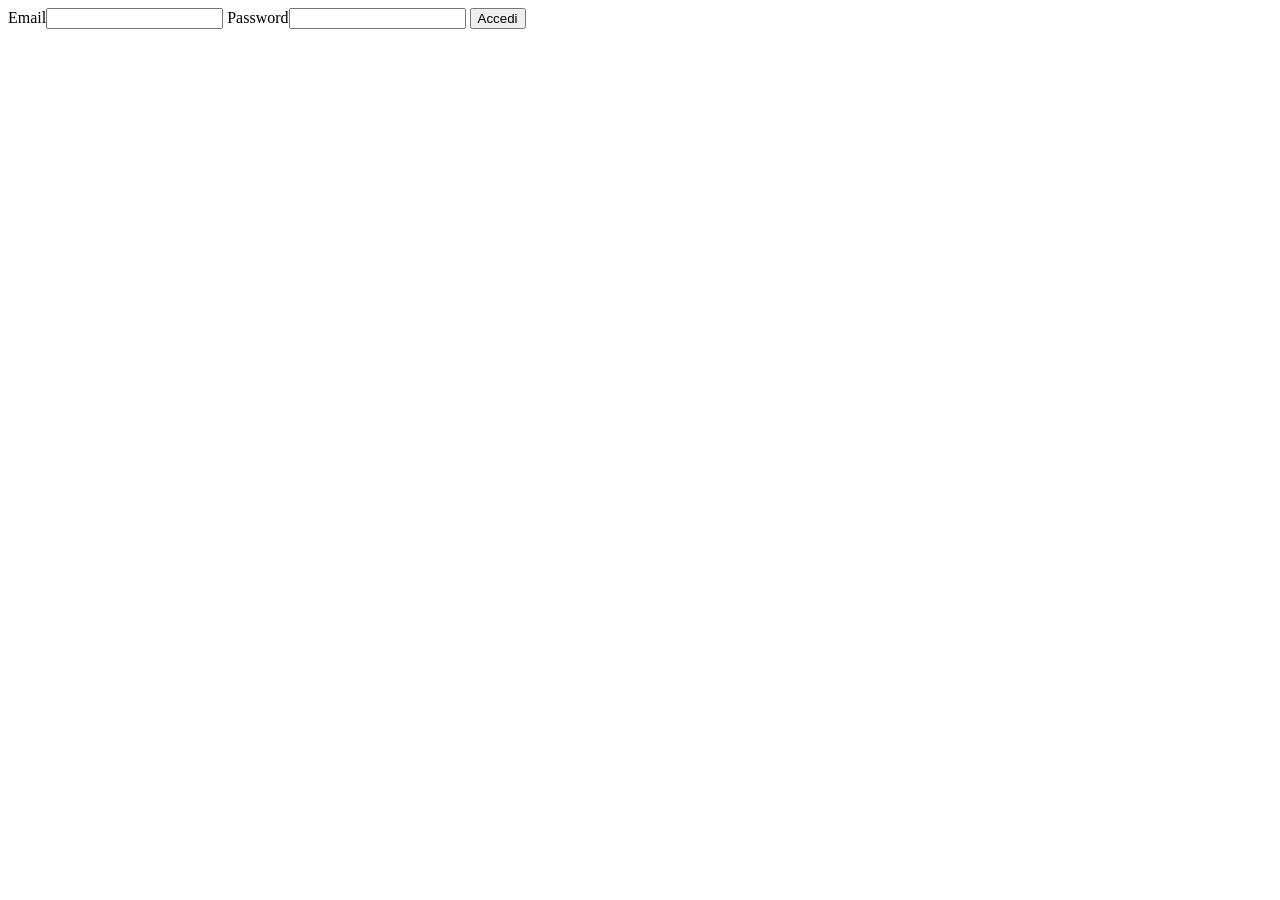
<file: DASHBOARD_PROG/clinica-flow-dinamico/login_package/Login_View.html>
<!DOCTYPE html>
<!-- [VIEW - Login] Dichiara il documento HTML5 della schermata di autenticazione. -->
<html lang="it">
<!-- [VIEW - Login] Imposta la lingua italiana. -->
<head>
<!-- [VIEW - Login] Apre i metadati della View. -->
<meta charset="UTF-8">
<!-- [VIEW - Login] Imposta la codifica UTF-8. -->
<meta name="viewport" content="width=device-width,initial-scale=1.0">
<!-- [VIEW - Login] Rende il form responsive. -->
<title>ClinicaFlow — Accesso</title>
<!-- [VIEW - Login] Imposta il titolo della pagina. -->
</head>
<body>
<!-- [VIEW - Login] Apre il contenuto della schermata di login. -->
<form id="formLogin">
<!-- [VIEW - Login] Definisce il form che genera il Bean/DTO. -->
<label>Email<input id="loginEmail" type="email" autocomplete="username" required></label>
<!-- [VIEW - Login] Raccoglie l'email dell'utente. -->
<label>Password<input id="loginPassword" type="password" autocomplete="current-password" required></label>
<!-- [VIEW - Login] Raccoglie la password dell'utente. -->
<button type="submit">Accedi</button>
<!-- [VIEW - Login] Invia le credenziali al ControllerGrafico. -->
<p id="erroreLogin"></p>
<!-- [VIEW - Login] Mostra eventuali errori di autenticazione. -->
</form>
<!-- [VIEW - Login] Chiude il form. -->
<script type="module">
<!-- [CONTROLLER GRAFICO - Login] Avvia il controller grafico della schermata. -->
import { ApiClient } from '../frontend/infrastruttura/ApiClient.js';
<!-- [CONTROLLER GRAFICO - Login] Importa il client HTTP tecnico. -->
import { Login_ControlGrafico } from './Login_ControlGrafico.js';
<!-- [CONTROLLER GRAFICO - Login] Importa il controller grafico del login. -->
const controller = new Login_ControlGrafico(new ApiClient());
<!-- [CONTROLLER GRAFICO - Login] Istanzia il ControllerGrafico con il client HTTP. -->
<!-- [CONTROLLER GRAFICO - Login] Istanzia il controller del login. -->
document.getElementById('formLogin').addEventListener('submit', async (evento) => {
<!-- [CONTROLLER GRAFICO - Login] Intercetta l'invio del form. -->
evento.preventDefault();
<!-- [CONTROLLER GRAFICO - Login] Evita il submit HTML tradizionale. -->
try {
<!-- [CONTROLLER GRAFICO - Login] Apre il percorso applicativo di autenticazione. -->
const email = document.getElementById('loginEmail').value;
<!-- [VIEW/CONTROLLER GRAFICO - Login] Legge l'email dal form. -->
const password = document.getElementById('loginPassword').value;
<!-- [VIEW/CONTROLLER GRAFICO - Login] Legge la password dal form. -->
await controller.accedi(email,password);
<!-- [CONTROLLER GRAFICO - Login] Invia il Bean/DTO al backend. -->
window.location.href='../index.html';
<!-- [CONTROLLER GRAFICO - Login] Torna alla dashboard dopo autenticazione. -->
} catch(errore) {
<!-- [CONTROLLER GRAFICO - Login] Gestisce l'errore senza inserire dati fittizi. -->
document.getElementById('erroreLogin').textContent=errore.message;
<!-- [VIEW - Login] Mostra l'errore nella View. -->
}
<!-- [CONTROLLER GRAFICO - Login] Chiude la gestione dell'autenticazione. -->
});
<!-- [CONTROLLER GRAFICO - Login] Chiude l'associazione al form. -->
</script>
<!-- [VIEW - Login] Chiude lo script della View. -->
</body>
<!-- [VIEW - Login] Chiude il contenuto. -->
</html>
<!-- [VIEW - Login] Chiude il documento. -->
</file>
<file: DASHBOARD_PROG/clinica-flow-dinamico/style.css>
@import url('https://fonts.googleapis.com/css2?family=DM+Sans:wght@400;500;600;700&display=swap'); /* Importa il font usato dall'interfaccia. */
:root { /* Contiene le variabili CSS globali del progetto. */
  --bg:#f5f7f8; /* Variabile globale: modificarla aggiorna tutti gli elementi che la usano. */
  --surface:#fff; /* Variabile globale: modificarla aggiorna tutti gli elementi che la usano. */
  --sidebar:#0b2022; /* Variabile globale: modificarla aggiorna tutti gli elementi che la usano. */
  --sidebar-2:#102a2c; /* Variabile globale: modificarla aggiorna tutti gli elementi che la usano. */
  --text:#162425; /* Variabile globale: modificarla aggiorna tutti gli elementi che la usano. */
  --muted:#718083; /* Variabile globale: modificarla aggiorna tutti gli elementi che la usano. */
  --line:#e6ebeb; /* Variabile globale: modificarla aggiorna tutti gli elementi che la usano. */
  --teal:#0f766e; /* Variabile globale: modificarla aggiorna tutti gli elementi che la usano. */
  --teal-light:#e4f4f1; /* Variabile globale: modificarla aggiorna tutti gli elementi che la usano. */
  --blue:#2563eb; /* Variabile globale: modificarla aggiorna tutti gli elementi che la usano. */
  --purple:#7c3aed; /* Variabile globale: modificarla aggiorna tutti gli elementi che la usano. */
  --orange:#ea8a16; /* Variabile globale: modificarla aggiorna tutti gli elementi che la usano. */
  --shadow:0 10px 30px rgba(18,39,40,.06); /* Variabile globale: modificarla aggiorna tutti gli elementi che la usano. */
  --radius:16px; /* Variabile globale: modificarla aggiorna tutti gli elementi che la usano. */
} /* Chiude il blocco CSS corrente. */
* { /* Selettore CSS: definisce lo stile di '*'. */
  box-sizing:border-box; /* Imposta la proprietà CSS 'box-sizing'. */
} /* Chiude il blocco CSS corrente. */
body { /* Selettore CSS: definisce lo stile di 'body'. */
  margin:0; /* Definisce lo spazio esterno. */
  background:var(--bg); /* Definisce lo sfondo. */
  color:var(--text); /* Definisce il colore del testo. */
  font-family:"DM Sans",Arial,sans-serif; /* Imposta la proprietà CSS 'font-family'. */
  font-size:14px; /* Definisce la dimensione del testo. */
} /* Chiude il blocco CSS corrente. */
button,input,select { /* Selettore CSS: definisce lo stile di 'button,input,select'. */
  font:inherit; /* Imposta la proprietà CSS 'font'. */
} /* Chiude il blocco CSS corrente. */
button { /* Selettore CSS: definisce lo stile di 'button'. */
  cursor:pointer; /* Definisce l'aspetto del cursore. */
} /* Chiude il blocco CSS corrente. */
.app-shell { /* Selettore CSS: definisce lo stile di '.app-shell'. */
  display:flex; /* Definisce il modello di layout dell'elemento. */
  min-height:100vh; /* Imposta la proprietà CSS 'min-height'. */
} /* Chiude il blocco CSS corrente. */
.sidebar { /* Selettore CSS: definisce lo stile di '.sidebar'. */
  width:270px; /* Definisce la larghezza. */
  background:var(--sidebar); /* Definisce lo sfondo. */
  color:#dce8e8; /* Definisce il colore del testo. */
  padding:22px 16px; /* Definisce lo spazio interno. */
  display:flex; /* Definisce il modello di layout dell'elemento. */
  flex-direction:column; /* Imposta la proprietà CSS 'flex-direction'. */
  position:fixed; /* Definisce il metodo di posizionamento. */
  inset:0 auto 0 0; /* Imposta la proprietà CSS 'inset'. */
  z-index:20; /* Imposta la proprietà CSS 'z-index'. */
} /* Chiude il blocco CSS corrente. */
.brand { /* Selettore CSS: definisce lo stile di '.brand'. */
  display:flex; /* Definisce il modello di layout dell'elemento. */
  align-items:center; /* Allinea gli elementi sull'asse trasversale. */
  gap:11px; /* Definisce la distanza tra gli elementi figli. */
  padding:4px 10px 25px; /* Definisce lo spazio interno. */
} /* Chiude il blocco CSS corrente. */
.brand-mark { /* Selettore CSS: definisce lo stile di '.brand-mark'. */
  width:34px; /* Definisce la larghezza. */
  height:34px; /* Definisce l'altezza. */
  border-radius:10px; /* Arrotonda gli angoli. */
  background:#20a392; /* Definisce lo sfondo. */
  color:#fff; /* Definisce il colore del testo. */
  display:grid; /* Definisce il modello di layout dell'elemento. */
  place-items:center; /* Imposta la proprietà CSS 'place-items'. */
  font-size:23px; /* Definisce la dimensione del testo. */
  font-weight:700; /* Definisce lo spessore del testo. */
} /* Chiude il blocco CSS corrente. */
.brand strong { /* Selettore CSS: definisce lo stile di '.brand strong'. */
  display:block; /* Definisce il modello di layout dell'elemento. */
  font-size:16px; /* Definisce la dimensione del testo. */
  color:#fff; /* Definisce il colore del testo. */
} /* Chiude il blocco CSS corrente. */
.brand span,.profile-mini span { /* Selettore CSS: definisce lo stile di '.brand span,.profile-mini span'. */
  display:block; /* Definisce il modello di layout dell'elemento. */
  color:#8da4a4; /* Definisce il colore del testo. */
  font-size:11px; /* Definisce la dimensione del testo. */
  margin-top:2px; /* Imposta la proprietà CSS 'margin-top'. */
} /* Chiude il blocco CSS corrente. */
.profile-mini { /* Selettore CSS: definisce lo stile di '.profile-mini'. */
  display:flex; /* Definisce il modello di layout dell'elemento. */
  align-items:center; /* Allinea gli elementi sull'asse trasversale. */
  gap:10px; /* Definisce la distanza tra gli elementi figli. */
  background:var(--sidebar-2); /* Definisce lo sfondo. */
  border:1px solid #1c393b; /* Definisce il bordo. */
  border-radius:12px; /* Arrotonda gli angoli. */
  padding:10px; /* Definisce lo spazio interno. */
  margin-bottom:18px; /* Imposta la proprietà CSS 'margin-bottom'. */
} /* Chiude il blocco CSS corrente. */
.profile-mini>div:nth-child(2) { /* Selettore CSS: definisce lo stile di '.profile-mini>div:nth-child(2)'. */
  flex:1; /* Imposta la proprietà CSS 'flex'. */
  min-width:0; /* Imposta la proprietà CSS 'min-width'. */
} /* Chiude il blocco CSS corrente. */
.profile-mini strong { /* Selettore CSS: definisce lo stile di '.profile-mini strong'. */
  display:block; /* Definisce il modello di layout dell'elemento. */
  color:#fff; /* Definisce il colore del testo. */
  font-size:12px; /* Definisce la dimensione del testo. */
  white-space:nowrap; /* Imposta la proprietà CSS 'white-space'. */
  overflow:hidden; /* Gestisce il contenuto che supera le dimensioni disponibili. */
  text-overflow:ellipsis; /* Imposta la proprietà CSS 'text-overflow'. */
} /* Chiude il blocco CSS corrente. */
.avatar { /* Selettore CSS: definisce lo stile di '.avatar'. */
  width:38px; /* Definisce la larghezza. */
  height:38px; /* Definisce l'altezza. */
  border-radius:50%; /* Arrotonda gli angoli. */
  display:grid; /* Definisce il modello di layout dell'elemento. */
  place-items:center; /* Imposta la proprietà CSS 'place-items'. */
  background:#276e69; /* Definisce lo sfondo. */
  color:#fff; /* Definisce il colore del testo. */
  font-weight:700; /* Definisce lo spessore del testo. */
  font-size:12px; /* Definisce la dimensione del testo. */
  flex:0 0 auto; /* Imposta la proprietà CSS 'flex'. */
} /* Chiude il blocco CSS corrente. */
.avatar.small { /* Selettore CSS: definisce lo stile di '.avatar.small'. */
  width:32px; /* Definisce la larghezza. */
  height:32px; /* Definisce l'altezza. */
  font-size:10px; /* Definisce la dimensione del testo. */
} /* Chiude il blocco CSS corrente. */
.avatar.large { /* Selettore CSS: definisce lo stile di '.avatar.large'. */
  width:56px; /* Definisce la larghezza. */
  height:56px; /* Definisce l'altezza. */
} /* Chiude il blocco CSS corrente. */
.avatar.pastel { /* Selettore CSS: definisce lo stile di '.avatar.pastel'. */
  background:#dff1ee; /* Definisce lo sfondo. */
  color:#126c65; /* Definisce il colore del testo. */
} /* Chiude il blocco CSS corrente. */
.icon-btn { /* Selettore CSS: definisce lo stile di '.icon-btn'. */
  background:transparent; /* Definisce lo sfondo. */
  border:0; /* Definisce il bordo. */
  color:#9eb1b1; /* Definisce il colore del testo. */
  padding:5px; /* Definisce lo spazio interno. */
} /* Chiude il blocco CSS corrente. */
.nav { /* Selettore CSS: definisce lo stile di '.nav'. */
  flex:1; /* Imposta la proprietà CSS 'flex'. */
  overflow:auto; /* Gestisce il contenuto che supera le dimensioni disponibili. */
} /* Chiude il blocco CSS corrente. */
.nav-label { /* Selettore CSS: definisce lo stile di '.nav-label'. */
  font-size:9px; /* Definisce la dimensione del testo. */
  letter-spacing:1.2px; /* Imposta la proprietà CSS 'letter-spacing'. */
  color:#668080; /* Definisce il colore del testo. */
  font-weight:700; /* Definisce lo spessore del testo. */
  padding:14px 11px 7px; /* Definisce lo spazio interno. */
} /* Chiude il blocco CSS corrente. */
.nav-item { /* Selettore CSS: definisce lo stile di '.nav-item'. */
  width:100%; /* Definisce la larghezza. */
  display:flex; /* Definisce il modello di layout dell'elemento. */
  gap:12px; /* Definisce la distanza tra gli elementi figli. */
  align-items:center; /* Allinea gli elementi sull'asse trasversale. */
  background:transparent; /* Definisce lo sfondo. */
  border:0; /* Definisce il bordo. */
  color:#a9bcbc; /* Definisce il colore del testo. */
  padding:11px 12px; /* Definisce lo spazio interno. */
  border-radius:10px; /* Arrotonda gli angoli. */
  text-align:left; /* Imposta la proprietà CSS 'text-align'. */
  margin:2px 0; /* Definisce lo spazio esterno. */
} /* Chiude il blocco CSS corrente. */
.nav-item span { /* Selettore CSS: definisce lo stile di '.nav-item span'. */
  width:18px; /* Definisce la larghezza. */
  text-align:center; /* Imposta la proprietà CSS 'text-align'. */
  font-size:16px; /* Definisce la dimensione del testo. */
} /* Chiude il blocco CSS corrente. */
.nav-item:hover { /* Selettore CSS: definisce lo stile di '.nav-item:hover'. */
  background:#132f31; /* Definisce lo sfondo. */
  color:#fff; /* Definisce il colore del testo. */
} /* Chiude il blocco CSS corrente. */
.nav-item.active { /* Selettore CSS: definisce lo stile di '.nav-item.active'. */
  background:#1a4140; /* Definisce lo sfondo. */
  color:#fff; /* Definisce il colore del testo. */
  box-shadow:inset 3px 0 #36b5a5; /* Aggiunge un'ombra. */
} /* Chiude il blocco CSS corrente. */
.sidebar-bottom { /* Selettore CSS: definisce lo stile di '.sidebar-bottom'. */
  margin-top:12px; /* Imposta la proprietà CSS 'margin-top'. */
} /* Chiude il blocco CSS corrente. */
.security-card { /* Selettore CSS: definisce lo stile di '.security-card'. */
  display:flex; /* Definisce il modello di layout dell'elemento. */
  gap:9px; /* Definisce la distanza tra gli elementi figli. */
  padding:10px; /* Definisce lo spazio interno. */
  border-radius:10px; /* Arrotonda gli angoli. */
  background:#102a2c; /* Definisce lo sfondo. */
  margin-bottom:9px; /* Imposta la proprietà CSS 'margin-bottom'. */
} /* Chiude il blocco CSS corrente. */
.security-icon { /* Selettore CSS: definisce lo stile di '.security-icon'. */
  width:28px; /* Definisce la larghezza. */
  height:28px; /* Definisce l'altezza. */
  border-radius:8px; /* Arrotonda gli angoli. */
  background:#184b45; /* Definisce lo sfondo. */
  color:#52c6b7; /* Definisce il colore del testo. */
  display:grid; /* Definisce il modello di layout dell'elemento. */
  place-items:center; /* Imposta la proprietà CSS 'place-items'. */
} /* Chiude il blocco CSS corrente. */
.security-card strong { /* Selettore CSS: definisce lo stile di '.security-card strong'. */
  font-size:10px; /* Definisce la dimensione del testo. */
  color:#d7e7e6; /* Definisce il colore del testo. */
} /* Chiude il blocco CSS corrente. */
.security-card span { /* Selettore CSS: definisce lo stile di '.security-card span'. */
  display:block; /* Definisce il modello di layout dell'elemento. */
  font-size:9px; /* Definisce la dimensione del testo. */
  color:#789090; /* Definisce il colore del testo. */
  margin-top:2px; /* Imposta la proprietà CSS 'margin-top'. */
} /* Chiude il blocco CSS corrente. */
.logout-btn { /* Selettore CSS: definisce lo stile di '.logout-btn'. */
  width:100%; /* Definisce la larghezza. */
  background:transparent; /* Definisce lo sfondo. */
  border:0; /* Definisce il bordo. */
  color:#8da1a1; /* Definisce il colore del testo. */
  text-align:left; /* Imposta la proprietà CSS 'text-align'. */
  padding:9px 10px; /* Definisce lo spazio interno. */
} /* Chiude il blocco CSS corrente. */
.logout-btn:hover { /* Selettore CSS: definisce lo stile di '.logout-btn:hover'. */
  color:#fff; /* Definisce il colore del testo. */
} /* Chiude il blocco CSS corrente. */
.main { /* Selettore CSS: definisce lo stile di '.main'. */
  margin-left:270px; /* Imposta la proprietà CSS 'margin-left'. */
  width:calc(100% - 270px); /* Definisce la larghezza. */
  min-width:0; /* Imposta la proprietà CSS 'min-width'. */
} /* Chiude il blocco CSS corrente. */
.topbar { /* Selettore CSS: definisce lo stile di '.topbar'. */
  height:70px; /* Definisce l'altezza. */
  background:#fff; /* Definisce lo sfondo. */
  border-bottom:1px solid var(--line); /* Imposta la proprietà CSS 'border-bottom'. */
  display:flex; /* Definisce il modello di layout dell'elemento. */
  align-items:center; /* Allinea gli elementi sull'asse trasversale. */
  justify-content:space-between; /* Distribuisce gli elementi sull'asse principale. */
  padding:0 32px; /* Definisce lo spazio interno. */
  position:sticky; /* Definisce il metodo di posizionamento. */
  top:0; /* Definisce la posizione verticale. */
  z-index:10; /* Imposta la proprietà CSS 'z-index'. */
} /* Chiude il blocco CSS corrente. */
.breadcrumb { /* Selettore CSS: definisce lo stile di '.breadcrumb'. */
  color:#7c898a; /* Definisce il colore del testo. */
  font-size:12px; /* Definisce la dimensione del testo. */
} /* Chiude il blocco CSS corrente. */
.breadcrumb span { /* Selettore CSS: definisce lo stile di '.breadcrumb span'. */
  margin:0 8px; /* Definisce lo spazio esterno. */
  color:#c2caca; /* Definisce il colore del testo. */
} /* Chiude il blocco CSS corrente. */
.breadcrumb strong { /* Selettore CSS: definisce lo stile di '.breadcrumb strong'. */
  color:#273839; /* Definisce il colore del testo. */
} /* Chiude il blocco CSS corrente. */
.top-actions { /* Selettore CSS: definisce lo stile di '.top-actions'. */
  display:flex; /* Definisce il modello di layout dell'elemento. */
  align-items:center; /* Allinea gli elementi sull'asse trasversale. */
  gap:14px; /* Definisce la distanza tra gli elementi figli. */
} /* Chiude il blocco CSS corrente. */
.notification-btn { /* Selettore CSS: definisce lo stile di '.notification-btn'. */
  position:relative; /* Definisce il metodo di posizionamento. */
  font-size:20px; /* Definisce la dimensione del testo. */
} /* Chiude il blocco CSS corrente. */
.notification-btn b { /* Selettore CSS: definisce lo stile di '.notification-btn b'. */
  position:absolute; /* Definisce il metodo di posizionamento. */
  right:0; /* Definisce la distanza dal lato destro. */
  top:0; /* Definisce la posizione verticale. */
  background:#e65d5d; /* Definisce lo sfondo. */
  color:#fff; /* Definisce il colore del testo. */
  border-radius:10px; /* Arrotonda gli angoli. */
  font-size:8px; /* Definisce la dimensione del testo. */
  padding:2px 5px; /* Definisce lo spazio interno. */
} /* Chiude il blocco CSS corrente. */
.user-chip { /* Selettore CSS: definisce lo stile di '.user-chip'. */
  display:flex; /* Definisce il modello di layout dell'elemento. */
  align-items:center; /* Allinea gli elementi sull'asse trasversale. */
  gap:8px; /* Definisce la distanza tra gli elementi figli. */
  background:#f5f7f7; /* Definisce lo sfondo. */
  border:1px solid var(--line); /* Definisce il bordo. */
  padding:5px 9px; /* Definisce lo spazio interno. */
  border-radius:30px; /* Arrotonda gli angoli. */
  color:#344344; /* Definisce il colore del testo. */
} /* Chiude il blocco CSS corrente. */
.mobile-menu { /* Selettore CSS: definisce lo stile di '.mobile-menu'. */
  display:none; /* Definisce il modello di layout dell'elemento. */
  border:0; /* Definisce il bordo. */
  background:none; /* Definisce lo sfondo. */
  font-size:20px; /* Definisce la dimensione del testo. */
} /* Chiude il blocco CSS corrente. */
.content { /* Selettore CSS: definisce lo stile di '.content'. */
  padding:30px; /* Definisce lo spazio interno. */
  max-width:1600px; /* Imposta la proprietà CSS 'max-width'. */
  margin:auto; /* Definisce lo spazio esterno. */
} /* Chiude il blocco CSS corrente. */
.page { /* Selettore CSS: definisce lo stile di '.page'. */
  display:none; /* Definisce il modello di layout dell'elemento. */
} /* Chiude il blocco CSS corrente. */
.page.active { /* Selettore CSS: definisce lo stile di '.page.active'. */
  display:block; /* Definisce il modello di layout dell'elemento. */
} /* Chiude il blocco CSS corrente. */
.welcome-row,.page-heading { /* Selettore CSS: definisce lo stile di '.welcome-row,.page-heading'. */
  display:flex; /* Definisce il modello di layout dell'elemento. */
  justify-content:space-between; /* Distribuisce gli elementi sull'asse principale. */
  align-items:flex-end; /* Allinea gli elementi sull'asse trasversale. */
  gap:20px; /* Definisce la distanza tra gli elementi figli. */
  margin-bottom:25px; /* Imposta la proprietà CSS 'margin-bottom'. */
} /* Chiude il blocco CSS corrente. */
.eyebrow { /* Selettore CSS: definisce lo stile di '.eyebrow'. */
  font-size:10px; /* Definisce la dimensione del testo. */
  letter-spacing:1.5px; /* Imposta la proprietà CSS 'letter-spacing'. */
  font-weight:700; /* Definisce lo spessore del testo. */
  color:#7b8b8c; /* Definisce il colore del testo. */
  margin:0 0 7px; /* Definisce lo spazio esterno. */
} /* Chiude il blocco CSS corrente. */
.page-heading h1,.welcome-row h1 { /* Selettore CSS: definisce lo stile di '.page-heading h1,.welcome-row h1'. */
  margin:0; /* Definisce lo spazio esterno. */
  font-size:28px; /* Definisce la dimensione del testo. */
  letter-spacing:-.7px; /* Imposta la proprietà CSS 'letter-spacing'. */
} /* Chiude il blocco CSS corrente. */
.muted { /* Selettore CSS: definisce lo stile di '.muted'. */
  color:var(--muted); /* Definisce il colore del testo. */
  margin:6px 0 0; /* Definisce lo spazio esterno. */
} /* Chiude il blocco CSS corrente. */
.primary,.secondary,.text-btn { /* Selettore CSS: definisce lo stile di '.primary,.secondary,.text-btn'. */
  border-radius:10px; /* Arrotonda gli angoli. */
  padding:10px 15px; /* Definisce lo spazio interno. */
  font-weight:600; /* Definisce lo spessore del testo. */
  border:1px solid transparent; /* Definisce il bordo. */
} /* Chiude il blocco CSS corrente. */
.primary { /* Selettore CSS: definisce lo stile di '.primary'. */
  background:var(--teal); /* Definisce lo sfondo. */
  color:#fff; /* Definisce il colore del testo. */
  box-shadow:0 5px 14px rgba(15,118,110,.18); /* Aggiunge un'ombra. */
} /* Chiude il blocco CSS corrente. */
.primary:hover { /* Selettore CSS: definisce lo stile di '.primary:hover'. */
  background:#0b655f; /* Definisce lo sfondo. */
} /* Chiude il blocco CSS corrente. */
.secondary { /* Selettore CSS: definisce lo stile di '.secondary'. */
  background:#fff; /* Definisce lo sfondo. */
  border-color:var(--line); /* Imposta la proprietà CSS 'border-color'. */
  color:#425253; /* Definisce il colore del testo. */
} /* Chiude il blocco CSS corrente. */
.text-btn { /* Selettore CSS: definisce lo stile di '.text-btn'. */
  background:none; /* Definisce lo sfondo. */
  color:var(--teal); /* Definisce il colore del testo. */
  padding:4px; /* Definisce lo spazio interno. */
} /* Chiude il blocco CSS corrente. */
.stats-grid { /* Selettore CSS: definisce lo stile di '.stats-grid'. */
  display:grid; /* Definisce il modello di layout dell'elemento. */
  grid-template-columns:repeat(4,1fr); /* Definisce colonne e larghezze della griglia. */
  gap:15px; /* Definisce la distanza tra gli elementi figli. */
  margin-bottom:20px; /* Imposta la proprietà CSS 'margin-bottom'. */
} /* Chiude il blocco CSS corrente. */
.stat-card,.finance-stat,.doc-stat { /* Selettore CSS: definisce lo stile di '.stat-card,.finance-stat,.doc-stat'. */
  background:#fff; /* Definisce lo sfondo. */
  border:1px solid var(--line); /* Definisce il bordo. */
  border-radius:var(--radius); /* Arrotonda gli angoli. */
  padding:19px; /* Definisce lo spazio interno. */
  display:flex; /* Definisce il modello di layout dell'elemento. */
  align-items:flex-start; /* Allinea gli elementi sull'asse trasversale. */
  gap:14px; /* Definisce la distanza tra gli elementi figli. */
  box-shadow:var(--shadow); /* Aggiunge un'ombra. */
} /* Chiude il blocco CSS corrente. */
.stat-icon { /* Selettore CSS: definisce lo stile di '.stat-icon'. */
  width:42px; /* Definisce la larghezza. */
  height:42px; /* Definisce l'altezza. */
  border-radius:12px; /* Arrotonda gli angoli. */
  display:grid; /* Definisce il modello di layout dell'elemento. */
  place-items:center; /* Imposta la proprietà CSS 'place-items'. */
  font-size:19px; /* Definisce la dimensione del testo. */
} /* Chiude il blocco CSS corrente. */
.teal { /* Selettore CSS: definisce lo stile di '.teal'. */
  background:#e3f5f2; /* Definisce lo sfondo. */
  color:#0f766e; /* Definisce il colore del testo. */
} /* Chiude il blocco CSS corrente. */
.blue { /* Selettore CSS: definisce lo stile di '.blue'. */
  background:#e9efff; /* Definisce lo sfondo. */
  color:#2563eb; /* Definisce il colore del testo. */
} /* Chiude il blocco CSS corrente. */
.purple { /* Selettore CSS: definisce lo stile di '.purple'. */
  background:#f0eafd; /* Definisce lo sfondo. */
  color:#7c3aed; /* Definisce il colore del testo. */
} /* Chiude il blocco CSS corrente. */
.orange { /* Selettore CSS: definisce lo stile di '.orange'. */
  background:#fff1df; /* Definisce lo sfondo. */
  color:#df7a00; /* Definisce il colore del testo. */
} /* Chiude il blocco CSS corrente. */
.stat-card span,.finance-stat span,.doc-stat span { /* Selettore CSS: definisce lo stile di '.stat-card span,.finance-stat span,.doc-stat span'. */
  display:block; /* Definisce il modello di layout dell'elemento. */
  color:#788687; /* Definisce il colore del testo. */
  font-size:11px; /* Definisce la dimensione del testo. */
} /* Chiude il blocco CSS corrente. */
.stat-card strong { /* Selettore CSS: definisce lo stile di '.stat-card strong'. */
  display:block; /* Definisce il modello di layout dell'elemento. */
  font-size:23px; /* Definisce la dimensione del testo. */
  margin:5px 0 3px; /* Definisce lo spazio esterno. */
} /* Chiude il blocco CSS corrente. */
.stat-card small,.finance-stat small { /* Selettore CSS: definisce lo stile di '.stat-card small,.finance-stat small'. */
  font-size:10px; /* Definisce la dimensione del testo. */
  color:#899596; /* Definisce il colore del testo. */
} /* Chiude il blocco CSS corrente. */
.positive { /* Selettore CSS: definisce lo stile di '.positive'. */
  color:#15916f!important; /* Definisce il colore del testo. */
} /* Chiude il blocco CSS corrente. */
.warning-text { /* Selettore CSS: definisce lo stile di '.warning-text'. */
  color:#d47b08!important; /* Definisce il colore del testo. */
} /* Chiude il blocco CSS corrente. */
.dashboard-grid { /* Selettore CSS: definisce lo stile di '.dashboard-grid'. */
  display:grid; /* Definisce il modello di layout dell'elemento. */
  grid-template-columns:1.55fr 1fr; /* Definisce colonne e larghezze della griglia. */
  gap:20px; /* Definisce la distanza tra gli elementi figli. */
  margin-bottom:20px; /* Imposta la proprietà CSS 'margin-bottom'. */
} /* Chiude il blocco CSS corrente. */
.card { /* Selettore CSS: definisce lo stile di '.card'. */
  background:#fff; /* Definisce lo sfondo. */
  border:1px solid var(--line); /* Definisce il bordo. */
  border-radius:var(--radius); /* Arrotonda gli angoli. */
  box-shadow:var(--shadow); /* Aggiunge un'ombra. */
} /* Chiude il blocco CSS corrente. */
.card-header { /* Selettore CSS: definisce lo stile di '.card-header'. */
  display:flex; /* Definisce il modello di layout dell'elemento. */
  align-items:center; /* Allinea gli elementi sull'asse trasversale. */
  justify-content:space-between; /* Distribuisce gli elementi sull'asse principale. */
  gap:15px; /* Definisce la distanza tra gli elementi figli. */
  padding:19px 20px; /* Definisce lo spazio interno. */
  border-bottom:1px solid var(--line); /* Imposta la proprietà CSS 'border-bottom'. */
} /* Chiude il blocco CSS corrente. */
.card-header h2 { /* Selettore CSS: definisce lo stile di '.card-header h2'. */
  margin:0; /* Definisce lo spazio esterno. */
  font-size:15px; /* Definisce la dimensione del testo. */
} /* Chiude il blocco CSS corrente. */
.card-header span { /* Selettore CSS: definisce lo stile di '.card-header span'. */
  font-size:11px; /* Definisce la dimensione del testo. */
} /* Chiude il blocco CSS corrente. */
.card-header select { /* Selettore CSS: definisce lo stile di '.card-header select'. */
  border:1px solid var(--line); /* Definisce il bordo. */
  padding:7px; /* Definisce lo spazio interno. */
  border-radius:8px; /* Arrotonda gli angoli. */
} /* Chiude il blocco CSS corrente. */
.timeline { /* Selettore CSS: definisce lo stile di '.timeline'. */
  padding:9px 20px 12px; /* Definisce lo spazio interno. */
} /* Chiude il blocco CSS corrente. */
.timeline-item { /* Selettore CSS: definisce lo stile di '.timeline-item'. */
  display:grid; /* Definisce il modello di layout dell'elemento. */
  grid-template-columns:45px 12px 1fr; /* Definisce colonne e larghezze della griglia. */
  gap:10px; /* Definisce la distanza tra gli elementi figli. */
  align-items:center; /* Allinea gli elementi sull'asse trasversale. */
  min-height:64px; /* Imposta la proprietà CSS 'min-height'. */
  border-bottom:1px solid #f0f2f2; /* Imposta la proprietà CSS 'border-bottom'. */
} /* Chiude il blocco CSS corrente. */
.timeline-item:last-child { /* Selettore CSS: definisce lo stile di '.timeline-item:last-child'. */
  border-bottom:0; /* Imposta la proprietà CSS 'border-bottom'. */
} /* Chiude il blocco CSS corrente. */
.time { /* Selettore CSS: definisce lo stile di '.time'. */
  font-size:10px; /* Definisce la dimensione del testo. */
  color:#839091; /* Definisce il colore del testo. */
  text-align:right; /* Imposta la proprietà CSS 'text-align'. */
} /* Chiude il blocco CSS corrente. */
.dot { /* Selettore CSS: definisce lo stile di '.dot'. */
  width:9px; /* Definisce la larghezza. */
  height:9px; /* Definisce l'altezza. */
  border-radius:50%; /* Arrotonda gli angoli. */
  box-shadow:0 0 0 4px #fff; /* Aggiunge un'ombra. */
} /* Chiude il blocco CSS corrente. */
.teal-bg { /* Selettore CSS: definisce lo stile di '.teal-bg'. */
  background:#22a89a; /* Definisce lo sfondo. */
} /* Chiude il blocco CSS corrente. */
.blue-bg { /* Selettore CSS: definisce lo stile di '.blue-bg'. */
  background:#5683ee; /* Definisce lo sfondo. */
} /* Chiude il blocco CSS corrente. */
.purple-bg { /* Selettore CSS: definisce lo stile di '.purple-bg'. */
  background:#986ee7; /* Definisce lo sfondo. */
} /* Chiude il blocco CSS corrente. */
.orange-bg { /* Selettore CSS: definisce lo stile di '.orange-bg'. */
  background:#ee9a2d; /* Definisce lo sfondo. */
} /* Chiude il blocco CSS corrente. */
.appointment { /* Selettore CSS: definisce lo stile di '.appointment'. */
  display:flex; /* Definisce il modello di layout dell'elemento. */
  align-items:center; /* Allinea gli elementi sull'asse trasversale. */
  justify-content:space-between; /* Distribuisce gli elementi sull'asse principale. */
  gap:10px; /* Definisce la distanza tra gli elementi figli. */
} /* Chiude il blocco CSS corrente. */
.appointment strong,.appointment span { /* Selettore CSS: definisce lo stile di '.appointment strong,.appointment span'. */
  display:block; /* Definisce il modello di layout dell'elemento. */
} /* Chiude il blocco CSS corrente. */
.appointment strong { /* Selettore CSS: definisce lo stile di '.appointment strong'. */
  font-size:12px; /* Definisce la dimensione del testo. */
} /* Chiude il blocco CSS corrente. */
.appointment span { /* Selettore CSS: definisce lo stile di '.appointment span'. */
  font-size:10px; /* Definisce la dimensione del testo. */
  color:#8a9899; /* Definisce il colore del testo. */
  margin-top:3px; /* Imposta la proprietà CSS 'margin-top'. */
} /* Chiude il blocco CSS corrente. */
.status { /* Selettore CSS: definisce lo stile di '.status'. */
  display:inline-block; /* Definisce il modello di layout dell'elemento. */
  padding:5px 8px; /* Definisce lo spazio interno. */
  border-radius:20px; /* Arrotonda gli angoli. */
  font-size:9px; /* Definisce la dimensione del testo. */
  font-weight:700; /* Definisce lo spessore del testo. */
  white-space:nowrap; /* Imposta la proprietà CSS 'white-space'. */
} /* Chiude il blocco CSS corrente. */
.status.confirmed { /* Selettore CSS: definisce lo stile di '.status.confirmed'. */
  background:#e4f6f0; /* Definisce lo sfondo. */
  color:#16816d; /* Definisce il colore del testo. */
} /* Chiude il blocco CSS corrente. */
.status.pending { /* Selettore CSS: definisce lo stile di '.status.pending'. */
  background:#fff2df; /* Definisce lo sfondo. */
  color:#bd700b; /* Definisce il colore del testo. */
} /* Chiude il blocco CSS corrente. */
.status.current { /* Selettore CSS: definisce lo stile di '.status.current'. */
  background:#eee9ff; /* Definisce lo sfondo. */
  color:#7140bd; /* Definisce il colore del testo. */
} /* Chiude il blocco CSS corrente. */
.deadline-list { /* Selettore CSS: definisce lo stile di '.deadline-list'. */
  padding:8px 20px; /* Definisce lo spazio interno. */
} /* Chiude il blocco CSS corrente. */
.deadline { /* Selettore CSS: definisce lo stile di '.deadline'. */
  display:flex; /* Definisce il modello di layout dell'elemento. */
  align-items:center; /* Allinea gli elementi sull'asse trasversale. */
  gap:11px; /* Definisce la distanza tra gli elementi figli. */
  padding:13px 0; /* Definisce lo spazio interno. */
  border-bottom:1px solid #f0f2f2; /* Imposta la proprietà CSS 'border-bottom'. */
} /* Chiude il blocco CSS corrente. */
.deadline:last-child { /* Selettore CSS: definisce lo stile di '.deadline:last-child'. */
  border:0; /* Definisce il bordo. */
} /* Chiude il blocco CSS corrente. */
.deadline>div:nth-child(2) { /* Selettore CSS: definisce lo stile di '.deadline>div:nth-child(2)'. */
  flex:1; /* Imposta la proprietà CSS 'flex'. */
} /* Chiude il blocco CSS corrente. */
.deadline strong,.deadline span { /* Selettore CSS: definisce lo stile di '.deadline strong,.deadline span'. */
  display:block; /* Definisce il modello di layout dell'elemento. */
} /* Chiude il blocco CSS corrente. */
.deadline>div:nth-child(2) strong { /* Selettore CSS: definisce lo stile di '.deadline>div:nth-child(2) strong'. */
  font-size:11px; /* Definisce la dimensione del testo. */
} /* Chiude il blocco CSS corrente. */
.deadline>div:nth-child(2) span { /* Selettore CSS: definisce lo stile di '.deadline>div:nth-child(2) span'. */
  font-size:9px; /* Definisce la dimensione del testo. */
  color:#899697; /* Definisce il colore del testo. */
  margin-top:3px; /* Imposta la proprietà CSS 'margin-top'. */
} /* Chiude il blocco CSS corrente. */
.date-box { /* Selettore CSS: definisce lo stile di '.date-box'. */
  width:40px; /* Definisce la larghezza. */
  text-align:center; /* Imposta la proprietà CSS 'text-align'. */
  border:1px solid var(--line); /* Definisce il bordo. */
  border-radius:9px; /* Arrotonda gli angoli. */
  padding:5px; /* Definisce lo spazio interno. */
} /* Chiude il blocco CSS corrente. */
.date-box strong { /* Selettore CSS: definisce lo stile di '.date-box strong'. */
  font-size:15px; /* Definisce la dimensione del testo. */
} /* Chiude il blocco CSS corrente. */
.date-box span { /* Selettore CSS: definisce lo stile di '.date-box span'. */
  font-size:8px; /* Definisce la dimensione del testo. */
  color:#8b999a; /* Definisce il colore del testo. */
} /* Chiude il blocco CSS corrente. */
.pill { /* Selettore CSS: definisce lo stile di '.pill'. */
  padding:5px 7px; /* Definisce lo spazio interno. */
  border-radius:20px; /* Arrotonda gli angoli. */
  font-size:8px; /* Definisce la dimensione del testo. */
  font-weight:700; /* Definisce lo spessore del testo. */
} /* Chiude il blocco CSS corrente. */
.pill.orange { /* Selettore CSS: definisce lo stile di '.pill.orange'. */
  background:#fff0dc; /* Definisce lo sfondo. */
  color:#c2730a; /* Definisce il colore del testo. */
} /* Chiude il blocco CSS corrente. */
.pill.gray { /* Selettore CSS: definisce lo stile di '.pill.gray'. */
  background:#f1f3f3; /* Definisce lo sfondo. */
  color:#748182; /* Definisce il colore del testo. */
} /* Chiude il blocco CSS corrente. */
.chart-wrap { /* Selettore CSS: definisce lo stile di '.chart-wrap'. */
  display:flex; /* Definisce il modello di layout dell'elemento. */
  padding:18px 20px 10px; /* Definisce lo spazio interno. */
  height:240px; /* Definisce l'altezza. */
} /* Chiude il blocco CSS corrente. */
.y-labels { /* Selettore CSS: definisce lo stile di '.y-labels'. */
  width:42px; /* Definisce la larghezza. */
  display:flex; /* Definisce il modello di layout dell'elemento. */
  flex-direction:column; /* Imposta la proprietà CSS 'flex-direction'. */
  justify-content:space-between; /* Distribuisce gli elementi sull'asse principale. */
  color:#a1acad; /* Definisce il colore del testo. */
  font-size:9px; /* Definisce la dimensione del testo. */
  padding-bottom:27px; /* Imposta la proprietà CSS 'padding-bottom'. */
} /* Chiude il blocco CSS corrente. */
.chart { /* Selettore CSS: definisce lo stile di '.chart'. */
  position:relative; /* Definisce il metodo di posizionamento. */
  flex:1; /* Imposta la proprietà CSS 'flex'. */
} /* Chiude il blocco CSS corrente. */
.gridline { /* Selettore CSS: definisce lo stile di '.gridline'. */
  height:1px; /* Definisce l'altezza. */
  background:#eef1f1; /* Definisce lo sfondo. */
  position:absolute; /* Definisce il metodo di posizionamento. */
  left:0; /* Definisce la posizione orizzontale. */
  right:0; /* Definisce la distanza dal lato destro. */
} /* Chiude il blocco CSS corrente. */
.g1 { /* Selettore CSS: definisce lo stile di '.g1'. */
  top:10%; /* Definisce la posizione verticale. */
} /* Chiude il blocco CSS corrente. */
.g2 { /* Selettore CSS: definisce lo stile di '.g2'. */
  top:30%; /* Definisce la posizione verticale. */
} /* Chiude il blocco CSS corrente. */
.g3 { /* Selettore CSS: definisce lo stile di '.g3'. */
  top:50%; /* Definisce la posizione verticale. */
} /* Chiude il blocco CSS corrente. */
.g4 { /* Selettore CSS: definisce lo stile di '.g4'. */
  top:70%; /* Definisce la posizione verticale. */
} /* Chiude il blocco CSS corrente. */
.chart svg { /* Selettore CSS: definisce lo stile di '.chart svg'. */
  position:absolute; /* Definisce il metodo di posizionamento. */
  inset:0 0 25px; /* Imposta la proprietà CSS 'inset'. */
  width:100%; /* Definisce la larghezza. */
  height:calc(100% - 25px); /* Definisce l'altezza. */
  overflow:visible; /* Gestisce il contenuto che supera le dimensioni disponibili. */
} /* Chiude il blocco CSS corrente. */
.x-labels { /* Selettore CSS: definisce lo stile di '.x-labels'. */
  position:absolute; /* Definisce il metodo di posizionamento. */
  bottom:0; /* Definisce la distanza dal lato inferiore. */
  left:0; /* Definisce la posizione orizzontale. */
  right:0; /* Definisce la distanza dal lato destro. */
  display:flex; /* Definisce il modello di layout dell'elemento. */
  justify-content:space-between; /* Distribuisce gli elementi sull'asse principale. */
  color:#9aa7a8; /* Definisce il colore del testo. */
  font-size:9px; /* Definisce la dimensione del testo. */
} /* Chiude il blocco CSS corrente. */
.quick-grid { /* Selettore CSS: definisce lo stile di '.quick-grid'. */
  display:grid; /* Definisce il modello di layout dell'elemento. */
  grid-template-columns:1fr 1fr; /* Definisce colonne e larghezze della griglia. */
  padding:15px; /* Definisce lo spazio interno. */
  gap:10px; /* Definisce la distanza tra gli elementi figli. */
} /* Chiude il blocco CSS corrente. */
.quick-grid button { /* Selettore CSS: definisce lo stile di '.quick-grid button'. */
  border:1px solid var(--line); /* Definisce il bordo. */
  background:#fbfcfc; /* Definisce lo sfondo. */
  border-radius:12px; /* Arrotonda gli angoli. */
  text-align:left; /* Imposta la proprietà CSS 'text-align'. */
  padding:13px; /* Definisce lo spazio interno. */
} /* Chiude il blocco CSS corrente. */
.quick-grid button:hover { /* Selettore CSS: definisce lo stile di '.quick-grid button:hover'. */
  border-color:#b7d9d5; /* Imposta la proprietà CSS 'border-color'. */
  background:#f5fbfa; /* Definisce lo sfondo. */
} /* Chiude il blocco CSS corrente. */
.quick-grid span { /* Selettore CSS: definisce lo stile di '.quick-grid span'. */
  display:block; /* Definisce il modello di layout dell'elemento. */
  color:var(--teal); /* Definisce il colore del testo. */
  font-size:18px; /* Definisce la dimensione del testo. */
  margin-bottom:8px; /* Imposta la proprietà CSS 'margin-bottom'. */
} /* Chiude il blocco CSS corrente. */
.quick-grid strong,.quick-grid small { /* Selettore CSS: definisce lo stile di '.quick-grid strong,.quick-grid small'. */
  display:block; /* Definisce il modello di layout dell'elemento. */
} /* Chiude il blocco CSS corrente. */
.quick-grid strong { /* Selettore CSS: definisce lo stile di '.quick-grid strong'. */
  font-size:11px; /* Definisce la dimensione del testo. */
} /* Chiude il blocco CSS corrente. */
.quick-grid small { /* Selettore CSS: definisce lo stile di '.quick-grid small'. */
  font-size:9px; /* Definisce la dimensione del testo. */
  color:#899697; /* Definisce il colore del testo. */
  margin-top:3px; /* Imposta la proprietà CSS 'margin-top'. */
} /* Chiude il blocco CSS corrente. */
.toolbar,.filters { /* Selettore CSS: definisce lo stile di '.toolbar,.filters'. */
  display:flex; /* Definisce il modello di layout dell'elemento. */
  align-items:center; /* Allinea gli elementi sull'asse trasversale. */
  gap:10px; /* Definisce la distanza tra gli elementi figli. */
  margin-bottom:15px; /* Imposta la proprietà CSS 'margin-bottom'. */
} /* Chiude il blocco CSS corrente. */
.toolbar select,.filters select { /* Selettore CSS: definisce lo stile di '.toolbar select,.filters select'. */
  margin-left:auto; /* Imposta la proprietà CSS 'margin-left'. */
  border:1px solid var(--line); /* Definisce il bordo. */
  border-radius:9px; /* Arrotonda gli angoli. */
  padding:9px; /* Definisce lo spazio interno. */
  background:#fff; /* Definisce lo sfondo. */
  color:#526263; /* Definisce il colore del testo. */
} /* Chiude il blocco CSS corrente. */
.toolbar strong { /* Selettore CSS: definisce lo stile di '.toolbar strong'. */
  font-size:12px; /* Definisce la dimensione del testo. */
} /* Chiude il blocco CSS corrente. */
.segmented { /* Selettore CSS: definisce lo stile di '.segmented'. */
  display:flex; /* Definisce il modello di layout dell'elemento. */
  background:#eef2f2; /* Definisce lo sfondo. */
  padding:3px; /* Definisce lo spazio interno. */
  border-radius:9px; /* Arrotonda gli angoli. */
} /* Chiude il blocco CSS corrente. */
.segmented button { /* Selettore CSS: definisce lo stile di '.segmented button'. */
  border:0; /* Definisce il bordo. */
  background:transparent; /* Definisce lo sfondo. */
  padding:7px 12px; /* Definisce lo spazio interno. */
  border-radius:7px; /* Arrotonda gli angoli. */
  color:#6d7c7d; /* Definisce il colore del testo. */
} /* Chiude il blocco CSS corrente. */
.segmented button.active { /* Selettore CSS: definisce lo stile di '.segmented button.active'. */
  background:#fff; /* Definisce lo sfondo. */
  color:#223233; /* Definisce il colore del testo. */
  box-shadow:0 1px 4px #dfe4e4; /* Aggiunge un'ombra. */
} /* Chiude il blocco CSS corrente. */
.agenda-help { /* Contenitore informativo mostrato sopra la griglia. */
  display:flex; /* Dispone gli elementi informativi sulla stessa riga. */
  align-items:center; /* Allinea verticalmente gli elementi. */
  gap:8px; /* Crea uno spazio uniforme tra gli elementi. */
  margin-bottom:12px; /* Separa il messaggio dalla griglia. */
  padding:10px 12px; /* Aggiunge spazio interno. */
  border:1px solid var(--line); /* Disegna un bordo leggero. */
  border-radius:10px; /* Arrotonda gli angoli. */
  background:#f8fbfb; /* Definisce uno sfondo neutro. */
  color:#526364; /* Definisce il colore del testo. */
  font-size:11px; /* Definisce la dimensione del testo. */
} /* Chiude il blocco CSS corrente. */
.agenda-help-rule { /* Evidenzia la regola di disponibilità. */
  margin-left:auto; /* Spinge la regola verso il lato destro. */
  font-weight:700; /* Rende la regola più evidente. */
  color:#b45309; /* Usa un colore di avviso leggibile. */
} /* Chiude il blocco CSS corrente. */
.agenda-full { /* Contenitore principale della nuova agenda settimanale. */
  height:760px; /* Definisce un'altezza sufficiente per la giornata. */
  overflow:auto; /* Permette lo scorrimento orizzontale e verticale quando necessario. */
} /* Chiude il blocco CSS corrente. */
.agenda-week { /* Contiene colonna orari e giorni. */
  min-width:1100px; /* Mantiene leggibili sette colonne anche su schermi stretti. */
  min-height:100%; /* Occupa almeno tutta l'altezza della card. */
  display:flex; /* Dispone la colonna degli orari accanto ai giorni. */
} /* Chiude il blocco CSS corrente. */
.agenda-time-column { /* Colonna laterale dedicata agli orari. */
  width:62px; /* Definisce la larghezza della colonna orari. */
  flex:0 0 62px; /* Impedisce alla colonna di restringersi. */
  background:#fff; /* Mantiene lo sfondo pulito. */
  z-index:3; /* Tiene gli orari sopra la griglia durante lo scroll orizzontale. */
} /* Chiude il blocco CSS corrente. */
.agenda-corner { /* Cella superiore sopra le etichette degli orari. */
  height:48px; /* Allinea la cella all'altezza delle intestazioni dei giorni. */
  display:flex; /* Attiva il layout flessibile. */
  align-items:center; /* Centra verticalmente il testo. */
  justify-content:flex-end; /* Allinea il testo verso destra. */
  padding-right:8px; /* Aggiunge spazio dal bordo destro. */
  border-bottom:1px solid var(--line); /* Separa intestazione e calendario. */
  color:#9aa7a8; /* Usa un colore secondario. */
  font-size:9px; /* Mantiene il testo compatto. */
  font-weight:700; /* Evidenzia la parola Ora. */
} /* Chiude il blocco CSS corrente. */
.agenda-time-labels { /* Contiene tutte le etichette orarie. */
  display:flex; /* Attiva il layout flessibile. */
  flex-direction:column; /* Dispone gli orari verticalmente. */
} /* Chiude il blocco CSS corrente. */
.agenda-time-labels span { /* Singola etichetta oraria. */
  height:60px; /* Ogni ora occupa 60 pixel. */
  box-sizing:border-box; /* Include eventuali bordi nelle dimensioni. */
  padding-top:4px; /* Posiziona l'orario vicino alla linea superiore. */
  padding-right:8px; /* Allontana il testo dal bordo della colonna. */
  text-align:right; /* Allinea gli orari a destra. */
  color:#9aa7a8; /* Definisce il colore secondario. */
  font-size:9px; /* Definisce la dimensione del testo. */
} /* Chiude il blocco CSS corrente. */
.agenda-days { /* Contiene le sette colonne giornaliere. */
  flex:1; /* Occupa tutto lo spazio disponibile. */
  display:grid; /* Usa una griglia regolare per i giorni. */
  grid-template-columns:repeat(7,minmax(145px,1fr)); /* Crea sette colonne di dimensione simile. */
} /* Chiude il blocco CSS corrente. */
.agenda-day { /* Rappresenta una singola giornata. */
  min-width:145px; /* Garantisce una larghezza minima utile al drag and drop. */
  border-left:1px solid var(--line); /* Separa visivamente i giorni. */
} /* Chiude il blocco CSS corrente. */
.agenda-day-header { /* Intestazione di una giornata. */
  height:48px; /* Allinea l'intestazione alla cella Ora. */
  box-sizing:border-box; /* Include il bordo nelle dimensioni. */
  display:flex; /* Dispone giorno e data verticalmente. */
  flex-direction:column; /* Imposta la direzione verticale. */
  justify-content:center; /* Centra verticalmente i contenuti. */
  padding-left:10px; /* Aggiunge spazio dal bordo sinistro. */
  border-bottom:1px solid var(--line); /* Separa intestazione e corpo. */
  background:#f8fbfb; /* Evidenzia leggermente l'intestazione. */
} /* Chiude il blocco CSS corrente. */
.agenda-day-header strong { /* Nome abbreviato del giorno. */
  font-size:9px; /* Definisce la dimensione del testo. */
  color:#637273; /* Definisce il colore del giorno. */
} /* Chiude il blocco CSS corrente. */
.agenda-day-header span { /* Numero e mese del giorno. */
  margin-top:2px; /* Crea un piccolo spazio dal nome del giorno. */
  font-size:10px; /* Definisce la dimensione del testo. */
  font-weight:700; /* Evidenzia la data. */
  color:#223233; /* Definisce il colore principale del testo. */
} /* Chiude il blocco CSS corrente. */
.agenda-day-body { /* Area verticale che riceve gli appuntamenti. */
  position:relative; /* Permette di posizionare gli appuntamenti in base all'orario. */
  height:720px; /* 12 ore x 60 pixel, dalle 08:00 alle 20:00. */
  background:repeating-linear-gradient(to bottom,transparent 0,transparent 29px,#edf1f1 30px); /* Disegna linee ogni 30 minuti. */
} /* Chiude il blocco CSS corrente. */
.agenda-day-body.drag-over { /* Stato visivo mostrato durante un trascinamento valido. */
  background-color:#f0fbf8; /* Evidenzia la colonna di destinazione. */
} /* Chiude il blocco CSS corrente. */
.agenda-day-body.drag-invalid { /* Stato visivo mostrato quando il punto di rilascio non è valido. */
  background-color:#fff7ed; /* Evidenzia una destinazione non disponibile. */
} /* Chiude il blocco CSS corrente. */
.appointment-block { /* Rappresenta un appuntamento trascinabile. */
  position:absolute; /* Posiziona l'appuntamento in funzione dell'orario. */
  left:6px; /* Lascia spazio dal bordo sinistro. */
  right:6px; /* Lascia spazio dal bordo destro. */
  min-height:58px; /* Garantisce una superficie comoda da trascinare. */
  box-sizing:border-box; /* Include padding e bordo nelle dimensioni. */
  border-radius:10px; /* Arrotonda gli angoli. */
  padding:9px 10px; /* Definisce lo spazio interno. */
  border-left:4px solid; /* Evidenzia il tipo di appuntamento. */
  font-size:10px; /* Definisce la dimensione del testo. */
  cursor:grab; /* Indica visivamente che l'elemento può essere trascinato. */
  user-select:none; /* Evita di selezionare accidentalmente il testo durante il drag. */
  transition:box-shadow .15s ease,opacity .15s ease; /* Rende più morbidi gli stati interattivi. */
  z-index:2; /* Tiene l'appuntamento sopra le linee della griglia. */
} /* Chiude il blocco CSS corrente. */
.appointment-block:active { /* Stato dell'appuntamento mentre viene trascinato. */
  cursor:grabbing; /* Mostra il cursore coerente con il trascinamento. */
} /* Chiude il blocco CSS corrente. */
.appointment-block.dragging { /* Stato applicato durante il drag. */
  opacity:.45; /* Rende trasparente l'originale per mostrare che è in movimento. */
  box-shadow:0 8px 20px #cfd8d8; /* Evidenzia visivamente l'elemento trascinato. */
} /* Chiude il blocco CSS corrente. */
.appointment-block strong,.appointment-block span { /* Selettore comune per testo principale e secondario. */
  display:block; /* Mette ogni testo su una riga separata. */
} /* Chiude il blocco CSS corrente. */
.appointment-block span { /* Testo secondario dell'appuntamento. */
  margin-top:4px; /* Crea distanza dal nome del paziente. */
  opacity:.75; /* Riduce leggermente l'enfasi del testo secondario. */
  font-size:9px; /* Definisce la dimensione del testo secondario. */
} /* Chiude il blocco CSS corrente. */
.teal-block { /* Selettore CSS: definisce lo stile di '.teal-block'. */
  background:#e5f6f2; /* Definisce lo sfondo. */
  border-color:#159b8e; /* Imposta la proprietà CSS 'border-color'. */
} /* Chiude il blocco CSS corrente. */
.blue-block { /* Selettore CSS: definisce lo stile di '.blue-block'. */
  background:#eaf0ff; /* Definisce lo sfondo. */
  border-color:#4775e8; /* Imposta la proprietà CSS 'border-color'. */
} /* Chiude il blocco CSS corrente. */
.purple-block { /* Selettore CSS: definisce lo stile di '.purple-block'. */
  background:#f0ebff; /* Definisce lo sfondo. */
  border-color:#8c61d7; /* Imposta la proprietà CSS 'border-color'. */
} /* Chiude il blocco CSS corrente. */
.orange-block { /* Selettore CSS: definisce lo stile di '.orange-block'. */
  background:#fff1df; /* Definisce lo sfondo. */
  border-color:#df8b1c; /* Imposta la proprietà CSS 'border-color'. */
} /* Chiude il blocco CSS corrente. */
.search { /* Selettore CSS: definisce lo stile di '.search'. */
  display:flex; /* Definisce il modello di layout dell'elemento. */
  align-items:center; /* Allinea gli elementi sull'asse trasversale. */
  gap:8px; /* Definisce la distanza tra gli elementi figli. */
  background:#fff; /* Definisce lo sfondo. */
  border:1px solid var(--line); /* Definisce il bordo. */
  border-radius:9px; /* Arrotonda gli angoli. */
  padding:0 11px; /* Definisce lo spazio interno. */
  height:39px; /* Definisce l'altezza. */
  flex:1; /* Imposta la proprietà CSS 'flex'. */
  min-width:220px; /* Imposta la proprietà CSS 'min-width'. */
} /* Chiude il blocco CSS corrente. */
.search span { /* Selettore CSS: definisce lo stile di '.search span'. */
  font-size:18px; /* Definisce la dimensione del testo. */
  color:#899697; /* Definisce il colore del testo. */
} /* Chiude il blocco CSS corrente. */
.search input { /* Selettore CSS: definisce lo stile di '.search input'. */
  border:0; /* Definisce il bordo. */
  outline:0; /* Imposta la proprietà CSS 'outline'. */
  width:100%; /* Definisce la larghezza. */
  background:transparent; /* Definisce lo sfondo. */
  font-size:11px; /* Definisce la dimensione del testo. */
} /* Chiude il blocco CSS corrente. */
.filters select { /* Selettore CSS: definisce lo stile di '.filters select'. */
  margin-left:0; /* Imposta la proprietà CSS 'margin-left'. */
} /* Chiude il blocco CSS corrente. */
.table-card { /* Selettore CSS: definisce lo stile di '.table-card'. */
  overflow:hidden; /* Gestisce il contenuto che supera le dimensioni disponibili. */
} /* Chiude il blocco CSS corrente. */
.table-card .card-header { /* Selettore CSS: definisce lo stile di '.table-card .card-header'. */
  border-bottom:1px solid var(--line); /* Imposta la proprietà CSS 'border-bottom'. */
} /* Chiude il blocco CSS corrente. */
table { /* Selettore CSS: definisce lo stile di 'table'. */
  width:100%; /* Definisce la larghezza. */
  border-collapse:collapse; /* Imposta la proprietà CSS 'border-collapse'. */
} /* Chiude il blocco CSS corrente. */
th { /* Selettore CSS: definisce lo stile di 'th'. */
  text-align:left; /* Imposta la proprietà CSS 'text-align'. */
  background:#fafbfb; /* Definisce lo sfondo. */
  color:#8a9899; /* Definisce il colore del testo. */
  font-size:9px; /* Definisce la dimensione del testo. */
  text-transform:uppercase; /* Imposta la proprietà CSS 'text-transform'. */
  letter-spacing:.5px; /* Imposta la proprietà CSS 'letter-spacing'. */
  padding:12px 18px; /* Definisce lo spazio interno. */
} /* Chiude il blocco CSS corrente. */
td { /* Selettore CSS: definisce lo stile di 'td'. */
  padding:13px 18px; /* Definisce lo spazio interno. */
  border-top:1px solid #eef1f1; /* Imposta la proprietà CSS 'border-top'. */
  font-size:10px; /* Definisce la dimensione del testo. */
  color:#536162; /* Definisce il colore del testo. */
} /* Chiude il blocco CSS corrente. */
td strong { /* Selettore CSS: definisce lo stile di 'td strong'. */
  font-size:11px; /* Definisce la dimensione del testo. */
  color:#253435; /* Definisce il colore del testo. */
} /* Chiude il blocco CSS corrente. */
td small { /* Selettore CSS: definisce lo stile di 'td small'. */
  font-size:9px; /* Definisce la dimensione del testo. */
  color:#909c9d; /* Definisce il colore del testo. */
} /* Chiude il blocco CSS corrente. */
.person { /* Selettore CSS: definisce lo stile di '.person'. */
  display:flex; /* Definisce il modello di layout dell'elemento. */
  align-items:center; /* Allinea gli elementi sull'asse trasversale. */
  gap:10px; /* Definisce la distanza tra gli elementi figli. */
} /* Chiude il blocco CSS corrente. */
.person span { /* Selettore CSS: definisce lo stile di '.person span'. */
  display:block; /* Definisce il modello di layout dell'elemento. */
  font-size:9px; /* Definisce la dimensione del testo. */
  color:#929e9f; /* Definisce il colore del testo. */
  margin-top:2px; /* Imposta la proprietà CSS 'margin-top'. */
} /* Chiude il blocco CSS corrente. */
.clinical-layout { /* Selettore CSS: definisce lo stile di '.clinical-layout'. */
  display:grid; /* Definisce il modello di layout dell'elemento. */
  grid-template-columns:300px 1fr; /* Definisce colonne e larghezze della griglia. */
  gap:18px; /* Definisce la distanza tra gli elementi figli. */
} /* Chiude il blocco CSS corrente. */
.patient-selector { /* Selettore CSS: definisce lo stile di '.patient-selector'. */
  padding:13px; /* Definisce lo spazio interno. */
} /* Chiude il blocco CSS corrente. */
.patient-list { /* Selettore CSS: definisce lo stile di '.patient-list'. */
  margin-top:10px; /* Imposta la proprietà CSS 'margin-top'. */
} /* Chiude il blocco CSS corrente. */
.patient-list button { /* Selettore CSS: definisce lo stile di '.patient-list button'. */
  width:100%; /* Definisce la larghezza. */
  border:0; /* Definisce il bordo. */
  background:transparent; /* Definisce lo sfondo. */
  display:flex; /* Definisce il modello di layout dell'elemento. */
  align-items:center; /* Allinea gli elementi sull'asse trasversale. */
  gap:9px; /* Definisce la distanza tra gli elementi figli. */
  text-align:left; /* Imposta la proprietà CSS 'text-align'. */
  padding:10px; /* Definisce lo spazio interno. */
  border-radius:10px; /* Arrotonda gli angoli. */
} /* Chiude il blocco CSS corrente. */
.patient-list button.selected,.patient-list button:hover { /* Selettore CSS: definisce lo stile di '.patient-list button.selected,.patient-list button:hover'. */
  background:#eef8f6; /* Definisce lo sfondo. */
} /* Chiude il blocco CSS corrente. */
.patient-list button>div:nth-child(2) { /* Selettore CSS: definisce lo stile di '.patient-list button>div:nth-child(2)'. */
  flex:1; /* Imposta la proprietà CSS 'flex'. */
} /* Chiude il blocco CSS corrente. */
.patient-list strong,.patient-list span { /* Selettore CSS: definisce lo stile di '.patient-list strong,.patient-list span'. */
  display:block; /* Definisce il modello di layout dell'elemento. */
} /* Chiude il blocco CSS corrente. */
.patient-list strong { /* Selettore CSS: definisce lo stile di '.patient-list strong'. */
  font-size:11px; /* Definisce la dimensione del testo. */
} /* Chiude il blocco CSS corrente. */
.patient-list span { /* Selettore CSS: definisce lo stile di '.patient-list span'. */
  font-size:9px; /* Definisce la dimensione del testo. */
  color:#8b999a; /* Definisce il colore del testo. */
  margin-top:2px; /* Imposta la proprietà CSS 'margin-top'. */
} /* Chiude il blocco CSS corrente. */
.clinical-detail { /* Selettore CSS: definisce lo stile di '.clinical-detail'. */
  padding:0 20px 20px; /* Definisce lo spazio interno. */
} /* Chiude il blocco CSS corrente. */
.patient-header { /* Selettore CSS: definisce lo stile di '.patient-header'. */
  display:flex; /* Definisce il modello di layout dell'elemento. */
  align-items:center; /* Allinea gli elementi sull'asse trasversale. */
  gap:12px; /* Definisce la distanza tra gli elementi figli. */
  padding:20px 0; /* Definisce lo spazio interno. */
} /* Chiude il blocco CSS corrente. */
.patient-header>div:nth-child(2) { /* Selettore CSS: definisce lo stile di '.patient-header>div:nth-child(2)'. */
  flex:1; /* Imposta la proprietà CSS 'flex'. */
} /* Chiude il blocco CSS corrente. */
.patient-header h2 { /* Selettore CSS: definisce lo stile di '.patient-header h2'. */
  margin:0; /* Definisce lo spazio esterno. */
  font-size:18px; /* Definisce la dimensione del testo. */
} /* Chiude il blocco CSS corrente. */
.patient-header span { /* Selettore CSS: definisce lo stile di '.patient-header span'. */
  color:#7e8d8e; /* Definisce il colore del testo. */
  font-size:10px; /* Definisce la dimensione del testo. */
} /* Chiude il blocco CSS corrente. */
.tabs { /* Selettore CSS: definisce lo stile di '.tabs'. */
  display:flex; /* Definisce il modello di layout dell'elemento. */
  gap:22px; /* Definisce la distanza tra gli elementi figli. */
  border-bottom:1px solid var(--line); /* Imposta la proprietà CSS 'border-bottom'. */
} /* Chiude il blocco CSS corrente. */
.tabs button { /* Selettore CSS: definisce lo stile di '.tabs button'. */
  border:0; /* Definisce il bordo. */
  background:transparent; /* Definisce lo sfondo. */
  padding:11px 2px; /* Definisce lo spazio interno. */
  color:#899697; /* Definisce il colore del testo. */
  font-size:10px; /* Definisce la dimensione del testo. */
} /* Chiude il blocco CSS corrente. */
.tabs button.active { /* Selettore CSS: definisce lo stile di '.tabs button.active'. */
  color:var(--teal); /* Definisce il colore del testo. */
  border-bottom:2px solid var(--teal); /* Imposta la proprietà CSS 'border-bottom'. */
  font-weight:700; /* Definisce lo spessore del testo. */
} /* Chiude il blocco CSS corrente. */
.note { /* Selettore CSS: definisce lo stile di '.note'. */
  margin-top:17px; /* Imposta la proprietà CSS 'margin-top'. */
  border:1px solid var(--line); /* Definisce il bordo. */
  border-radius:11px; /* Arrotonda gli angoli. */
  padding:15px; /* Definisce lo spazio interno. */
} /* Chiude il blocco CSS corrente. */
.note>div { /* Selettore CSS: definisce lo stile di '.note>div'. */
  display:flex; /* Definisce il modello di layout dell'elemento. */
  justify-content:space-between; /* Distribuisce gli elementi sull'asse principale. */
} /* Chiude il blocco CSS corrente. */
.note strong { /* Selettore CSS: definisce lo stile di '.note strong'. */
  font-size:11px; /* Definisce la dimensione del testo. */
} /* Chiude il blocco CSS corrente. */
.note>div span { /* Selettore CSS: definisce lo stile di '.note>div span'. */
  font-size:9px; /* Definisce la dimensione del testo. */
  color:#8d9a9b; /* Definisce il colore del testo. */
} /* Chiude il blocco CSS corrente. */
.note p { /* Selettore CSS: definisce lo stile di '.note p'. */
  font-size:10px; /* Definisce la dimensione del testo. */
  color:#677677; /* Definisce il colore del testo. */
  line-height:1.6; /* Imposta la proprietà CSS 'line-height'. */
} /* Chiude il blocco CSS corrente. */
.tag { /* Selettore CSS: definisce lo stile di '.tag'. */
  font-size:8px; /* Definisce la dimensione del testo. */
  padding:4px 7px; /* Definisce lo spazio interno. */
  background:#fff0dc; /* Definisce lo sfondo. */
  color:#bd710b; /* Definisce il colore del testo. */
  border-radius:20px; /* Arrotonda gli angoli. */
} /* Chiude il blocco CSS corrente. */
.tag.success { /* Selettore CSS: definisce lo stile di '.tag.success'. */
  background:#e5f5f0; /* Definisce lo sfondo. */
  color:#16816d; /* Definisce il colore del testo. */
} /* Chiude il blocco CSS corrente. */
.document-cards,.finance-stats { /* Selettore CSS: definisce lo stile di '.document-cards,.finance-stats'. */
  display:grid; /* Definisce il modello di layout dell'elemento. */
  grid-template-columns:repeat(3,1fr); /* Definisce colonne e larghezze della griglia. */
  gap:15px; /* Definisce la distanza tra gli elementi figli. */
  margin-bottom:18px; /* Imposta la proprietà CSS 'margin-bottom'. */
} /* Chiude il blocco CSS corrente. */
.finance-stats { /* Selettore CSS: definisce lo stile di '.finance-stats'. */
  grid-template-columns:repeat(4,1fr); /* Definisce colonne e larghezze della griglia. */
} /* Chiude il blocco CSS corrente. */
.doc-stat,.finance-stat { /* Selettore CSS: definisce lo stile di '.doc-stat,.finance-stat'. */
  display:block; /* Definisce il modello di layout dell'elemento. */
} /* Chiude il blocco CSS corrente. */
.doc-stat strong,.finance-stat strong { /* Selettore CSS: definisce lo stile di '.doc-stat strong,.finance-stat strong'. */
  display:block; /* Definisce il modello di layout dell'elemento. */
  font-size:24px; /* Definisce la dimensione del testo. */
  margin-top:7px; /* Imposta la proprietà CSS 'margin-top'. */
} /* Chiude il blocco CSS corrente. */
.finance-stat small { /* Selettore CSS: definisce lo stile di '.finance-stat small'. */
  display:block; /* Definisce il modello di layout dell'elemento. */
  margin-top:5px; /* Imposta la proprietà CSS 'margin-top'. */
} /* Chiude il blocco CSS corrente. */
.tax-alert { /* Selettore CSS: definisce lo stile di '.tax-alert'. */
  display:flex; /* Definisce il modello di layout dell'elemento. */
  gap:13px; /* Definisce la distanza tra gli elementi figli. */
  align-items:center; /* Allinea gli elementi sull'asse trasversale. */
  background:#fff8ec; /* Definisce lo sfondo. */
  border:1px solid #f7dfb8; /* Definisce il bordo. */
  border-radius:14px; /* Arrotonda gli angoli. */
  padding:15px; /* Definisce lo spazio interno. */
  margin-bottom:18px; /* Imposta la proprietà CSS 'margin-bottom'. */
} /* Chiude il blocco CSS corrente. */
.tax-alert>span { /* Selettore CSS: definisce lo stile di '.tax-alert>span'. */
  width:34px; /* Definisce la larghezza. */
  height:34px; /* Definisce l'altezza. */
  border-radius:50%; /* Arrotonda gli angoli. */
  display:grid; /* Definisce il modello di layout dell'elemento. */
  place-items:center; /* Imposta la proprietà CSS 'place-items'. */
  background:#ffe7bc; /* Definisce lo sfondo. */
  color:#b86d00; /* Definisce il colore del testo. */
  font-weight:700; /* Definisce lo spessore del testo. */
} /* Chiude il blocco CSS corrente. */
.tax-alert strong { /* Selettore CSS: definisce lo stile di '.tax-alert strong'. */
  font-size:12px; /* Definisce la dimensione del testo. */
} /* Chiude il blocco CSS corrente. */
.tax-alert p { /* Selettore CSS: definisce lo stile di '.tax-alert p'. */
  margin:3px 0 0; /* Definisce lo spazio esterno. */
  color:#887968; /* Definisce il colore del testo. */
  font-size:10px; /* Definisce la dimensione del testo. */
} /* Chiude il blocco CSS corrente. */
.deadline-table { /* Selettore CSS: definisce lo stile di '.deadline-table'. */
  overflow:hidden; /* Gestisce il contenuto che supera le dimensioni disponibili. */
} /* Chiude il blocco CSS corrente. */
.tax-row { /* Selettore CSS: definisce lo stile di '.tax-row'. */
  display:grid; /* Definisce il modello di layout dell'elemento. */
  grid-template-columns:58px 1fr auto auto; /* Definisce colonne e larghezze della griglia. */
  align-items:center; /* Allinea gli elementi sull'asse trasversale. */
  gap:15px; /* Definisce la distanza tra gli elementi figli. */
  padding:17px 20px; /* Definisce lo spazio interno. */
  border-top:1px solid #eef1f1; /* Imposta la proprietà CSS 'border-top'. */
} /* Chiude il blocco CSS corrente. */
.tax-date { /* Selettore CSS: definisce lo stile di '.tax-date'. */
  text-align:center; /* Imposta la proprietà CSS 'text-align'. */
  border:1px solid var(--line); /* Definisce il bordo. */
  border-radius:9px; /* Arrotonda gli angoli. */
  padding:6px; /* Definisce lo spazio interno. */
  width:45px; /* Definisce la larghezza. */
} /* Chiude il blocco CSS corrente. */
.tax-date.urgent { /* Selettore CSS: definisce lo stile di '.tax-date.urgent'. */
  border-color:#f1c47d; /* Imposta la proprietà CSS 'border-color'. */
  background:#fff8ec; /* Definisce lo sfondo. */
} /* Chiude il blocco CSS corrente. */
.tax-date strong,.tax-date span { /* Selettore CSS: definisce lo stile di '.tax-date strong,.tax-date span'. */
  display:block; /* Definisce il modello di layout dell'elemento. */
} /* Chiude il blocco CSS corrente. */
.tax-date strong { /* Selettore CSS: definisce lo stile di '.tax-date strong'. */
  font-size:15px; /* Definisce la dimensione del testo. */
} /* Chiude il blocco CSS corrente. */
.tax-date span { /* Selettore CSS: definisce lo stile di '.tax-date span'. */
  font-size:8px; /* Definisce la dimensione del testo. */
  color:#899697; /* Definisce il colore del testo. */
} /* Chiude il blocco CSS corrente. */
.tax-row strong { /* Selettore CSS: definisce lo stile di '.tax-row strong'. */
  font-size:11px; /* Definisce la dimensione del testo. */
} /* Chiude il blocco CSS corrente. */
.tax-row div:nth-child(2) span { /* Selettore CSS: definisce lo stile di '.tax-row div:nth-child(2) span'. */
  display:block; /* Definisce il modello di layout dell'elemento. */
  color:#899697; /* Definisce il colore del testo. */
  font-size:9px; /* Definisce la dimensione del testo. */
  margin-top:3px; /* Imposta la proprietà CSS 'margin-top'. */
} /* Chiude il blocco CSS corrente. */
.report-grid { /* Selettore CSS: definisce lo stile di '.report-grid'. */
  display:grid; /* Definisce il modello di layout dell'elemento. */
  grid-template-columns:repeat(4,1fr); /* Definisce colonne e larghezze della griglia. */
  gap:16px; /* Definisce la distanza tra gli elementi figli. */
} /* Chiude il blocco CSS corrente. */
.report-card { /* Selettore CSS: definisce lo stile di '.report-card'. */
  padding:20px; /* Definisce lo spazio interno. */
} /* Chiude il blocco CSS corrente. */
.report-card span,.report-card small { /* Selettore CSS: definisce lo stile di '.report-card span,.report-card small'. */
  display:block; /* Definisce il modello di layout dell'elemento. */
  color:#839091; /* Definisce il colore del testo. */
  font-size:10px; /* Definisce la dimensione del testo. */
} /* Chiude il blocco CSS corrente. */
.report-card strong { /* Selettore CSS: definisce lo stile di '.report-card strong'. */
  display:block; /* Definisce il modello di layout dell'elemento. */
  font-size:25px; /* Definisce la dimensione del testo. */
  margin:9px 0; /* Definisce lo spazio esterno. */
} /* Chiude il blocco CSS corrente. */
.mini-bar { /* Selettore CSS: definisce lo stile di '.mini-bar'. */
  height:6px; /* Definisce l'altezza. */
  background:#edf1f1; /* Definisce lo sfondo. */
  border-radius:10px; /* Arrotonda gli angoli. */
  overflow:hidden; /* Gestisce il contenuto che supera le dimensioni disponibili. */
  margin-bottom:8px; /* Imposta la proprietà CSS 'margin-bottom'. */
} /* Chiude il blocco CSS corrente. */
.mini-bar i { /* Selettore CSS: definisce lo stile di '.mini-bar i'. */
  display:block; /* Definisce il modello di layout dell'elemento. */
  height:100%; /* Definisce l'altezza. */
  background:#18a091; /* Definisce lo sfondo. */
  border-radius:10px; /* Arrotonda gli angoli. */
} /* Chiude il blocco CSS corrente. */
.team-grid { /* Selettore CSS: definisce lo stile di '.team-grid'. */
  display:grid; /* Definisce il modello di layout dell'elemento. */
  grid-template-columns:repeat(3,1fr); /* Definisce colonne e larghezze della griglia. */
  gap:16px; /* Definisce la distanza tra gli elementi figli. */
} /* Chiude il blocco CSS corrente. */
.team-member { /* Selettore CSS: definisce lo stile di '.team-member'. */
  text-align:center; /* Imposta la proprietà CSS 'text-align'. */
  padding:28px; /* Definisce lo spazio interno. */
} /* Chiude il blocco CSS corrente. */
.team-member .avatar { /* Selettore CSS: definisce lo stile di '.team-member .avatar'. */
  margin:auto; /* Definisce lo spazio esterno. */
} /* Chiude il blocco CSS corrente. */
.team-member h3 { /* Selettore CSS: definisce lo stile di '.team-member h3'. */
  font-size:13px; /* Definisce la dimensione del testo. */
  margin:13px 0 4px; /* Definisce lo spazio esterno. */
} /* Chiude il blocco CSS corrente. */
.team-member>span { /* Selettore CSS: definisce lo stile di '.team-member>span'. */
  font-size:10px; /* Definisce la dimensione del testo. */
  color:#839091; /* Definisce il colore del testo. */
} /* Chiude il blocco CSS corrente. */
.member-actions { /* Selettore CSS: definisce lo stile di '.member-actions'. */
  display:flex; /* Definisce il modello di layout dell'elemento. */
  justify-content:space-between; /* Distribuisce gli elementi sull'asse principale. */
  align-items:center; /* Allinea gli elementi sull'asse trasversale. */
  margin-top:18px; /* Imposta la proprietà CSS 'margin-top'. */
} /* Chiude il blocco CSS corrente. */
.member-actions button { /* Selettore CSS: definisce lo stile di '.member-actions button'. */
  border:0; /* Definisce il bordo. */
  background:none; /* Definisce lo sfondo. */
} /* Chiude il blocco CSS corrente. */
.settings-layout { /* Selettore CSS: definisce lo stile di '.settings-layout'. */
  display:grid; /* Definisce il modello di layout dell'elemento. */
  grid-template-columns:220px 1fr; /* Definisce colonne e larghezze della griglia. */
  gap:18px; /* Definisce la distanza tra gli elementi figli. */
} /* Chiude il blocco CSS corrente. */
.settings-nav { /* Selettore CSS: definisce lo stile di '.settings-nav'. */
  padding:10px; /* Definisce lo spazio interno. */
  height:max-content; /* Definisce l'altezza. */
} /* Chiude il blocco CSS corrente. */
.settings-nav button { /* Selettore CSS: definisce lo stile di '.settings-nav button'. */
  display:block; /* Definisce il modello di layout dell'elemento. */
  width:100%; /* Definisce la larghezza. */
  text-align:left; /* Imposta la proprietà CSS 'text-align'. */
  border:0; /* Definisce il bordo. */
  background:none; /* Definisce lo sfondo. */
  padding:11px; /* Definisce lo spazio interno. */
  border-radius:8px; /* Arrotonda gli angoli. */
  font-size:10px; /* Definisce la dimensione del testo. */
  color:#667576; /* Definisce il colore del testo. */
} /* Chiude il blocco CSS corrente. */
.settings-nav button.active { /* Selettore CSS: definisce lo stile di '.settings-nav button.active'. */
  background:#e9f5f3; /* Definisce lo sfondo. */
  color:#0d6f67; /* Definisce il colore del testo. */
  font-weight:700; /* Definisce lo spessore del testo. */
} /* Chiude il blocco CSS corrente. */
.settings-form { /* Selettore CSS: definisce lo stile di '.settings-form'. */
  padding:24px; /* Definisce lo spazio interno. */
} /* Chiude il blocco CSS corrente. */
.settings-form h2 { /* Selettore CSS: definisce lo stile di '.settings-form h2'. */
  margin:0; /* Definisce lo spazio esterno. */
  font-size:16px; /* Definisce la dimensione del testo. */
} /* Chiude il blocco CSS corrente. */
.settings-form>p { /* Selettore CSS: definisce lo stile di '.settings-form>p'. */
  font-size:10px; /* Definisce la dimensione del testo. */
  margin-bottom:22px; /* Imposta la proprietà CSS 'margin-bottom'. */
} /* Chiude il blocco CSS corrente. */
.settings-form label { /* Selettore CSS: definisce lo stile di '.settings-form label'. */
  display:block; /* Definisce il modello di layout dell'elemento. */
  font-size:10px; /* Definisce la dimensione del testo. */
  font-weight:700; /* Definisce lo spessore del testo. */
  color:#526263; /* Definisce il colore del testo. */
  margin-bottom:15px; /* Imposta la proprietà CSS 'margin-bottom'. */
} /* Chiude il blocco CSS corrente. */
.settings-form input { /* Selettore CSS: definisce lo stile di '.settings-form input'. */
  display:block; /* Definisce il modello di layout dell'elemento. */
  width:100%; /* Definisce la larghezza. */
  margin-top:6px; /* Imposta la proprietà CSS 'margin-top'. */
  border:1px solid var(--line); /* Definisce il bordo. */
  border-radius:9px; /* Arrotonda gli angoli. */
  padding:11px; /* Definisce lo spazio interno. */
  outline:0; /* Imposta la proprietà CSS 'outline'. */
} /* Chiude il blocco CSS corrente. */
.two-col { /* Selettore CSS: definisce lo stile di '.two-col'. */
  display:grid; /* Definisce il modello di layout dell'elemento. */
  grid-template-columns:1fr 1fr; /* Definisce colonne e larghezze della griglia. */
  gap:15px; /* Definisce la distanza tra gli elementi figli. */
} /* Chiude il blocco CSS corrente. */
.modal-backdrop { /* Selettore CSS: definisce lo stile di '.modal-backdrop'. */
  display:none; /* Definisce il modello di layout dell'elemento. */
  position:fixed; /* Definisce il metodo di posizionamento. */
  inset:0; /* Imposta la proprietà CSS 'inset'. */
  background:rgba(9,25,26,.45); /* Definisce lo sfondo. */
  z-index:50; /* Imposta la proprietà CSS 'z-index'. */
  align-items:center; /* Allinea gli elementi sull'asse trasversale. */
  justify-content:center; /* Distribuisce gli elementi sull'asse principale. */
  padding:20px; /* Definisce lo spazio interno. */
} /* Chiude il blocco CSS corrente. */
.modal-backdrop.open { /* Selettore CSS: definisce lo stile di '.modal-backdrop.open'. */
  display:flex; /* Definisce il modello di layout dell'elemento. */
} /* Chiude il blocco CSS corrente. */
.modal { /* Selettore CSS: definisce lo stile di '.modal'. */
  background:#fff; /* Definisce lo sfondo. */
  width:min(500px,100%); /* Definisce la larghezza. */
  border-radius:18px; /* Arrotonda gli angoli. */
  box-shadow:0 30px 70px rgba(0,0,0,.2); /* Aggiunge un'ombra. */
  padding:25px; /* Definisce lo spazio interno. */
  position:relative; /* Definisce il metodo di posizionamento. */
} /* Chiude il blocco CSS corrente. */
.modal-close { /* Selettore CSS: definisce lo stile di '.modal-close'. */
  position:absolute; /* Definisce il metodo di posizionamento. */
  right:16px; /* Definisce la distanza dal lato destro. */
  top:12px; /* Definisce la posizione verticale. */
  border:0; /* Definisce il bordo. */
  background:none; /* Definisce lo sfondo. */
  font-size:23px; /* Definisce la dimensione del testo. */
  color:#718083; /* Definisce il colore del testo. */
} /* Chiude il blocco CSS corrente. */
.modal h2 { /* Selettore CSS: definisce lo stile di '.modal h2'. */
  margin:0 0 6px; /* Definisce lo spazio esterno. */
} /* Chiude il blocco CSS corrente. */
.modal p { /* Selettore CSS: definisce lo stile di '.modal p'. */
  font-size:11px; /* Definisce la dimensione del testo. */
  color:#788687; /* Definisce il colore del testo. */
} /* Chiude il blocco CSS corrente. */
.modal label { /* Selettore CSS: definisce lo stile di '.modal label'. */
  display:block; /* Definisce il modello di layout dell'elemento. */
  font-size:10px; /* Definisce la dimensione del testo. */
  font-weight:700; /* Definisce lo spessore del testo. */
  margin-top:14px; /* Imposta la proprietà CSS 'margin-top'. */
} /* Chiude il blocco CSS corrente. */
.modal input,.modal select { /* Selettore CSS: definisce lo stile di '.modal input,.modal select'. */
  width:100%; /* Definisce la larghezza. */
  margin-top:6px; /* Imposta la proprietà CSS 'margin-top'. */
  padding:10px; /* Definisce lo spazio interno. */
  border:1px solid var(--line); /* Definisce il bordo. */
  border-radius:9px; /* Arrotonda gli angoli. */
} /* Chiude il blocco CSS corrente. */
.modal .form-actions { /* Selettore CSS: definisce lo stile di '.modal .form-actions'. */
  display:flex; /* Definisce il modello di layout dell'elemento. */
  justify-content:flex-end; /* Distribuisce gli elementi sull'asse principale. */
  gap:8px; /* Definisce la distanza tra gli elementi figli. */
  margin-top:20px; /* Imposta la proprietà CSS 'margin-top'. */
} /* Chiude il blocco CSS corrente. */
.toast { /* Selettore CSS: definisce lo stile di '.toast'. */
  position:fixed; /* Definisce il metodo di posizionamento. */
  right:25px; /* Definisce la distanza dal lato destro. */
  bottom:25px; /* Definisce la distanza dal lato inferiore. */
  background:#102a2c; /* Definisce lo sfondo. */
  color:#fff; /* Definisce il colore del testo. */
  padding:12px 16px; /* Definisce lo spazio interno. */
  border-radius:10px; /* Arrotonda gli angoli. */
  font-size:11px; /* Definisce la dimensione del testo. */
  opacity:0; /* Definisce la trasparenza. */
  transform:translateY(10px); /* Applica una trasformazione grafica. */
  transition:.25s; /* Definisce l'animazione tra stati diversi. */
  z-index:70; /* Imposta la proprietà CSS 'z-index'. */
} /* Chiude il blocco CSS corrente. */
.toast.show { /* Selettore CSS: definisce lo stile di '.toast.show'. */
  opacity:1; /* Definisce la trasparenza. */
  transform:none; /* Applica una trasformazione grafica. */
} /* Chiude il blocco CSS corrente. */
@media(max-width:1100px) { /* Media query: applica regole specifiche a determinate dimensioni dello schermo. */
  .stats-grid { /* Selettore CSS: definisce lo stile di '.stats-grid'. */
    grid-template-columns:1fr 1fr; /* Definisce colonne e larghezze della griglia. */
  } /* Chiude il blocco CSS corrente. */
  .dashboard-grid { /* Selettore CSS: definisce lo stile di '.dashboard-grid'. */
    grid-template-columns:1fr; /* Definisce colonne e larghezze della griglia. */
  } /* Chiude il blocco CSS corrente. */
  .finance-stats { /* Selettore CSS: definisce lo stile di '.finance-stats'. */
    grid-template-columns:1fr 1fr; /* Definisce colonne e larghezze della griglia. */
  } /* Chiude il blocco CSS corrente. */
  .report-grid { /* Selettore CSS: definisce lo stile di '.report-grid'. */
    grid-template-columns:1fr 1fr; /* Definisce colonne e larghezze della griglia. */
  } /* Chiude il blocco CSS corrente. */
} /* Chiude il blocco CSS corrente. */
@media(max-width:800px) { /* Media query: applica regole specifiche a determinate dimensioni dello schermo. */
  .sidebar { /* Selettore CSS: definisce lo stile di '.sidebar'. */
    transform:translateX(-100%); /* Applica una trasformazione grafica. */
    transition:.25s; /* Definisce l'animazione tra stati diversi. */
  } /* Chiude il blocco CSS corrente. */
  .sidebar.open { /* Selettore CSS: definisce lo stile di '.sidebar.open'. */
    transform:none; /* Applica una trasformazione grafica. */
  } /* Chiude il blocco CSS corrente. */
  .main { /* Selettore CSS: definisce lo stile di '.main'. */
    margin-left:0; /* Imposta la proprietà CSS 'margin-left'. */
    width:100%; /* Definisce la larghezza. */
  } /* Chiude il blocco CSS corrente. */
  .mobile-menu { /* Selettore CSS: definisce lo stile di '.mobile-menu'. */
    display:block; /* Definisce il modello di layout dell'elemento. */
  } /* Chiude il blocco CSS corrente. */
  .topbar { /* Selettore CSS: definisce lo stile di '.topbar'. */
    padding:0 15px; /* Definisce lo spazio interno. */
  } /* Chiude il blocco CSS corrente. */
  .user-chip span:not(.avatar) { /* Selettore CSS: definisce lo stile di '.user-chip span:not(.avatar)'. */
    display:none; /* Definisce il modello di layout dell'elemento. */
  } /* Chiude il blocco CSS corrente. */
  .content { /* Selettore CSS: definisce lo stile di '.content'. */
    padding:20px 15px; /* Definisce lo spazio interno. */
  } /* Chiude il blocco CSS corrente. */
  .page-heading,.welcome-row { /* Selettore CSS: definisce lo stile di '.page-heading,.welcome-row'. */
    align-items:flex-start; /* Allinea gli elementi sull'asse trasversale. */
    flex-direction:column; /* Imposta la proprietà CSS 'flex-direction'. */
  } /* Chiude il blocco CSS corrente. */
  .clinical-layout,.settings-layout { /* Selettore CSS: definisce lo stile di '.clinical-layout,.settings-layout'. */
    grid-template-columns:1fr; /* Definisce colonne e larghezze della griglia. */
  } /* Chiude il blocco CSS corrente. */
  .team-grid { /* Selettore CSS: definisce lo stile di '.team-grid'. */
    grid-template-columns:1fr; /* Definisce colonne e larghezze della griglia. */
  } /* Chiude il blocco CSS corrente. */
  .document-cards { /* Selettore CSS: definisce lo stile di '.document-cards'. */
    grid-template-columns:1fr 1fr; /* Definisce colonne e larghezze della griglia. */
  } /* Chiude il blocco CSS corrente. */
  .table-card { /* Selettore CSS: definisce lo stile di '.table-card'. */
    overflow-x:auto; /* Imposta la proprietà CSS 'overflow-x'. */
  } /* Chiude il blocco CSS corrente. */
  table { /* Selettore CSS: definisce lo stile di 'table'. */
    min-width:760px; /* Imposta la proprietà CSS 'min-width'. */
  } /* Chiude il blocco CSS corrente. */
  .toolbar,.filters { /* Selettore CSS: definisce lo stile di '.toolbar,.filters'. */
    flex-wrap:wrap; /* Imposta la proprietà CSS 'flex-wrap'. */
  } /* Chiude il blocco CSS corrente. */
  .toolbar select { /* Selettore CSS: definisce lo stile di '.toolbar select'. */
    margin-left:0; /* Imposta la proprietà CSS 'margin-left'. */
  } /* Chiude il blocco CSS corrente. */
  .agenda-full { /* Selettore CSS: definisce lo stile di '.agenda-full'. */
    height:700px; /* Definisce l'altezza. */
  } /* Chiude il blocco CSS corrente. */
  .agenda-hours { /* Selettore CSS: definisce lo stile di '.agenda-hours'. */
    width:55px; /* Definisce la larghezza. */
  } /* Chiude il blocco CSS corrente. */
  .appointment-block { /* Selettore CSS: definisce lo stile di '.appointment-block'. */
    left:8px; /* Definisce la posizione orizzontale. */
    right:8px; /* Definisce la distanza dal lato destro. */
  } /* Chiude il blocco CSS corrente. */
  .tax-row { /* Selettore CSS: definisce lo stile di '.tax-row'. */
    grid-template-columns:50px 1fr auto; /* Definisce colonne e larghezze della griglia. */
  } /* Chiude il blocco CSS corrente. */
  .tax-row .text-btn { /* Selettore CSS: definisce lo stile di '.tax-row .text-btn'. */
    display:none; /* Definisce il modello di layout dell'elemento. */
  } /* Chiude il blocco CSS corrente. */
} /* Chiude il blocco CSS corrente. */
@media(max-width:520px) { /* Media query: applica regole specifiche a determinate dimensioni dello schermo. */
  .stats-grid,.finance-stats,.report-grid,.document-cards { /* Selettore CSS: definisce lo stile di '.stats-grid,.finance-stats,.report-grid,.document-cards'. */
    grid-template-columns:1fr; /* Definisce colonne e larghezze della griglia. */
  } /* Chiude il blocco CSS corrente. */
  .quick-grid { /* Selettore CSS: definisce lo stile di '.quick-grid'. */
    grid-template-columns:1fr; /* Definisce colonne e larghezze della griglia. */
  } /* Chiude il blocco CSS corrente. */
  .content { /* Selettore CSS: definisce lo stile di '.content'. */
    padding:16px 12px; /* Definisce lo spazio interno. */
  } /* Chiude il blocco CSS corrente. */
  .page-heading h1,.welcome-row h1 { /* Selettore CSS: definisce lo stile di '.page-heading h1,.welcome-row h1'. */
    font-size:23px; /* Definisce la dimensione del testo. */
  } /* Chiude il blocco CSS corrente. */
  .topbar { /* Selettore CSS: definisce lo stile di '.topbar'. */
    height:60px; /* Definisce l'altezza. */
  } /* Chiude il blocco CSS corrente. */
  .chart-wrap { /* Selettore CSS: definisce lo stile di '.chart-wrap'. */
    padding-left:8px; /* Imposta la proprietà CSS 'padding-left'. */
  } /* Chiude il blocco CSS corrente. */
  .sidebar { /* Selettore CSS: definisce lo stile di '.sidebar'. */
    width:280px; /* Definisce la larghezza. */
  } /* Chiude il blocco CSS corrente. */
} /* Chiude il blocco CSS corrente. */
</file>
<file: DASHBOARD_PROG/ESEMPIO-DASHBOARD/style.css>
@import url('https://fonts.googleapis.com/css2?family=DM+Sans:wght@400;500;600;700&display=swap'); /* Importa il font usato dall'interfaccia. */
:root { /* Contiene le variabili CSS globali del progetto. */
  --bg:#f5f7f8; /* Variabile globale: modificarla aggiorna tutti gli elementi che la usano. */
  --surface:#fff; /* Variabile globale: modificarla aggiorna tutti gli elementi che la usano. */
  --sidebar:#0b2022; /* Variabile globale: modificarla aggiorna tutti gli elementi che la usano. */
  --sidebar-2:#102a2c; /* Variabile globale: modificarla aggiorna tutti gli elementi che la usano. */
  --text:#162425; /* Variabile globale: modificarla aggiorna tutti gli elementi che la usano. */
  --muted:#718083; /* Variabile globale: modificarla aggiorna tutti gli elementi che la usano. */
  --line:#e6ebeb; /* Variabile globale: modificarla aggiorna tutti gli elementi che la usano. */
  --teal:#0f766e; /* Variabile globale: modificarla aggiorna tutti gli elementi che la usano. */
  --teal-light:#e4f4f1; /* Variabile globale: modificarla aggiorna tutti gli elementi che la usano. */
  --blue:#2563eb; /* Variabile globale: modificarla aggiorna tutti gli elementi che la usano. */
  --purple:#7c3aed; /* Variabile globale: modificarla aggiorna tutti gli elementi che la usano. */
  --orange:#ea8a16; /* Variabile globale: modificarla aggiorna tutti gli elementi che la usano. */
  --shadow:0 10px 30px rgba(18,39,40,.06); /* Variabile globale: modificarla aggiorna tutti gli elementi che la usano. */
  --radius:16px; /* Variabile globale: modificarla aggiorna tutti gli elementi che la usano. */
} /* Chiude il blocco CSS corrente. */
* { /* Selettore CSS: definisce lo stile di '*'. */
  box-sizing:border-box; /* Imposta la proprietà CSS 'box-sizing'. */
} /* Chiude il blocco CSS corrente. */
body { /* Selettore CSS: definisce lo stile di 'body'. */
  margin:0; /* Definisce lo spazio esterno. */
  background:var(--bg); /* Definisce lo sfondo. */
  color:var(--text); /* Definisce il colore del testo. */
  font-family:"DM Sans",Arial,sans-serif; /* Imposta la proprietà CSS 'font-family'. */
  font-size:14px; /* Definisce la dimensione del testo. */
} /* Chiude il blocco CSS corrente. */
button,input,select { /* Selettore CSS: definisce lo stile di 'button,input,select'. */
  font:inherit; /* Imposta la proprietà CSS 'font'. */
} /* Chiude il blocco CSS corrente. */
button { /* Selettore CSS: definisce lo stile di 'button'. */
  cursor:pointer; /* Definisce l'aspetto del cursore. */
} /* Chiude il blocco CSS corrente. */
.app-shell { /* Selettore CSS: definisce lo stile di '.app-shell'. */
  display:flex; /* Definisce il modello di layout dell'elemento. */
  min-height:100vh; /* Imposta la proprietà CSS 'min-height'. */
} /* Chiude il blocco CSS corrente. */
.sidebar { /* Selettore CSS: definisce lo stile di '.sidebar'. */
  width:270px; /* Definisce la larghezza. */
  background:var(--sidebar); /* Definisce lo sfondo. */
  color:#dce8e8; /* Definisce il colore del testo. */
  padding:22px 16px; /* Definisce lo spazio interno. */
  display:flex; /* Definisce il modello di layout dell'elemento. */
  flex-direction:column; /* Imposta la proprietà CSS 'flex-direction'. */
  position:fixed; /* Definisce il metodo di posizionamento. */
  inset:0 auto 0 0; /* Imposta la proprietà CSS 'inset'. */
  z-index:20; /* Imposta la proprietà CSS 'z-index'. */
} /* Chiude il blocco CSS corrente. */
.brand { /* Selettore CSS: definisce lo stile di '.brand'. */
  display:flex; /* Definisce il modello di layout dell'elemento. */
  align-items:center; /* Allinea gli elementi sull'asse trasversale. */
  gap:11px; /* Definisce la distanza tra gli elementi figli. */
  padding:4px 10px 25px; /* Definisce lo spazio interno. */
} /* Chiude il blocco CSS corrente. */
.brand-mark { /* Selettore CSS: definisce lo stile di '.brand-mark'. */
  width:34px; /* Definisce la larghezza. */
  height:34px; /* Definisce l'altezza. */
  border-radius:10px; /* Arrotonda gli angoli. */
  background:#20a392; /* Definisce lo sfondo. */
  color:#fff; /* Definisce il colore del testo. */
  display:grid; /* Definisce il modello di layout dell'elemento. */
  place-items:center; /* Imposta la proprietà CSS 'place-items'. */
  font-size:23px; /* Definisce la dimensione del testo. */
  font-weight:700; /* Definisce lo spessore del testo. */
} /* Chiude il blocco CSS corrente. */
.brand strong { /* Selettore CSS: definisce lo stile di '.brand strong'. */
  display:block; /* Definisce il modello di layout dell'elemento. */
  font-size:16px; /* Definisce la dimensione del testo. */
  color:#fff; /* Definisce il colore del testo. */
} /* Chiude il blocco CSS corrente. */
.brand span,.profile-mini span { /* Selettore CSS: definisce lo stile di '.brand span,.profile-mini span'. */
  display:block; /* Definisce il modello di layout dell'elemento. */
  color:#8da4a4; /* Definisce il colore del testo. */
  font-size:11px; /* Definisce la dimensione del testo. */
  margin-top:2px; /* Imposta la proprietà CSS 'margin-top'. */
} /* Chiude il blocco CSS corrente. */
.profile-mini { /* Selettore CSS: definisce lo stile di '.profile-mini'. */
  display:flex; /* Definisce il modello di layout dell'elemento. */
  align-items:center; /* Allinea gli elementi sull'asse trasversale. */
  gap:10px; /* Definisce la distanza tra gli elementi figli. */
  background:var(--sidebar-2); /* Definisce lo sfondo. */
  border:1px solid #1c393b; /* Definisce il bordo. */
  border-radius:12px; /* Arrotonda gli angoli. */
  padding:10px; /* Definisce lo spazio interno. */
  margin-bottom:18px; /* Imposta la proprietà CSS 'margin-bottom'. */
} /* Chiude il blocco CSS corrente. */
.profile-mini>div:nth-child(2) { /* Selettore CSS: definisce lo stile di '.profile-mini>div:nth-child(2)'. */
  flex:1; /* Imposta la proprietà CSS 'flex'. */
  min-width:0; /* Imposta la proprietà CSS 'min-width'. */
} /* Chiude il blocco CSS corrente. */
.profile-mini strong { /* Selettore CSS: definisce lo stile di '.profile-mini strong'. */
  display:block; /* Definisce il modello di layout dell'elemento. */
  color:#fff; /* Definisce il colore del testo. */
  font-size:12px; /* Definisce la dimensione del testo. */
  white-space:nowrap; /* Imposta la proprietà CSS 'white-space'. */
  overflow:hidden; /* Gestisce il contenuto che supera le dimensioni disponibili. */
  text-overflow:ellipsis; /* Imposta la proprietà CSS 'text-overflow'. */
} /* Chiude il blocco CSS corrente. */
.avatar { /* Selettore CSS: definisce lo stile di '.avatar'. */
  width:38px; /* Definisce la larghezza. */
  height:38px; /* Definisce l'altezza. */
  border-radius:50%; /* Arrotonda gli angoli. */
  display:grid; /* Definisce il modello di layout dell'elemento. */
  place-items:center; /* Imposta la proprietà CSS 'place-items'. */
  background:#276e69; /* Definisce lo sfondo. */
  color:#fff; /* Definisce il colore del testo. */
  font-weight:700; /* Definisce lo spessore del testo. */
  font-size:12px; /* Definisce la dimensione del testo. */
  flex:0 0 auto; /* Imposta la proprietà CSS 'flex'. */
} /* Chiude il blocco CSS corrente. */
.avatar.small { /* Selettore CSS: definisce lo stile di '.avatar.small'. */
  width:32px; /* Definisce la larghezza. */
  height:32px; /* Definisce l'altezza. */
  font-size:10px; /* Definisce la dimensione del testo. */
} /* Chiude il blocco CSS corrente. */
.avatar.large { /* Selettore CSS: definisce lo stile di '.avatar.large'. */
  width:56px; /* Definisce la larghezza. */
  height:56px; /* Definisce l'altezza. */
} /* Chiude il blocco CSS corrente. */
.avatar.pastel { /* Selettore CSS: definisce lo stile di '.avatar.pastel'. */
  background:#dff1ee; /* Definisce lo sfondo. */
  color:#126c65; /* Definisce il colore del testo. */
} /* Chiude il blocco CSS corrente. */
.icon-btn { /* Selettore CSS: definisce lo stile di '.icon-btn'. */
  background:transparent; /* Definisce lo sfondo. */
  border:0; /* Definisce il bordo. */
  color:#9eb1b1; /* Definisce il colore del testo. */
  padding:5px; /* Definisce lo spazio interno. */
} /* Chiude il blocco CSS corrente. */
.nav { /* Selettore CSS: definisce lo stile di '.nav'. */
  flex:1; /* Imposta la proprietà CSS 'flex'. */
  overflow:auto; /* Gestisce il contenuto che supera le dimensioni disponibili. */
} /* Chiude il blocco CSS corrente. */
.nav-label { /* Selettore CSS: definisce lo stile di '.nav-label'. */
  font-size:9px; /* Definisce la dimensione del testo. */
  letter-spacing:1.2px; /* Imposta la proprietà CSS 'letter-spacing'. */
  color:#668080; /* Definisce il colore del testo. */
  font-weight:700; /* Definisce lo spessore del testo. */
  padding:14px 11px 7px; /* Definisce lo spazio interno. */
} /* Chiude il blocco CSS corrente. */
.nav-item { /* Selettore CSS: definisce lo stile di '.nav-item'. */
  width:100%; /* Definisce la larghezza. */
  display:flex; /* Definisce il modello di layout dell'elemento. */
  gap:12px; /* Definisce la distanza tra gli elementi figli. */
  align-items:center; /* Allinea gli elementi sull'asse trasversale. */
  background:transparent; /* Definisce lo sfondo. */
  border:0; /* Definisce il bordo. */
  color:#a9bcbc; /* Definisce il colore del testo. */
  padding:11px 12px; /* Definisce lo spazio interno. */
  border-radius:10px; /* Arrotonda gli angoli. */
  text-align:left; /* Imposta la proprietà CSS 'text-align'. */
  margin:2px 0; /* Definisce lo spazio esterno. */
} /* Chiude il blocco CSS corrente. */
.nav-item span { /* Selettore CSS: definisce lo stile di '.nav-item span'. */
  width:18px; /* Definisce la larghezza. */
  text-align:center; /* Imposta la proprietà CSS 'text-align'. */
  font-size:16px; /* Definisce la dimensione del testo. */
} /* Chiude il blocco CSS corrente. */
.nav-item:hover { /* Selettore CSS: definisce lo stile di '.nav-item:hover'. */
  background:#132f31; /* Definisce lo sfondo. */
  color:#fff; /* Definisce il colore del testo. */
} /* Chiude il blocco CSS corrente. */
.nav-item.active { /* Selettore CSS: definisce lo stile di '.nav-item.active'. */
  background:#1a4140; /* Definisce lo sfondo. */
  color:#fff; /* Definisce il colore del testo. */
  box-shadow:inset 3px 0 #36b5a5; /* Aggiunge un'ombra. */
} /* Chiude il blocco CSS corrente. */
.sidebar-bottom { /* Selettore CSS: definisce lo stile di '.sidebar-bottom'. */
  margin-top:12px; /* Imposta la proprietà CSS 'margin-top'. */
} /* Chiude il blocco CSS corrente. */
.security-card { /* Selettore CSS: definisce lo stile di '.security-card'. */
  display:flex; /* Definisce il modello di layout dell'elemento. */
  gap:9px; /* Definisce la distanza tra gli elementi figli. */
  padding:10px; /* Definisce lo spazio interno. */
  border-radius:10px; /* Arrotonda gli angoli. */
  background:#102a2c; /* Definisce lo sfondo. */
  margin-bottom:9px; /* Imposta la proprietà CSS 'margin-bottom'. */
} /* Chiude il blocco CSS corrente. */
.security-icon { /* Selettore CSS: definisce lo stile di '.security-icon'. */
  width:28px; /* Definisce la larghezza. */
  height:28px; /* Definisce l'altezza. */
  border-radius:8px; /* Arrotonda gli angoli. */
  background:#184b45; /* Definisce lo sfondo. */
  color:#52c6b7; /* Definisce il colore del testo. */
  display:grid; /* Definisce il modello di layout dell'elemento. */
  place-items:center; /* Imposta la proprietà CSS 'place-items'. */
} /* Chiude il blocco CSS corrente. */
.security-card strong { /* Selettore CSS: definisce lo stile di '.security-card strong'. */
  font-size:10px; /* Definisce la dimensione del testo. */
  color:#d7e7e6; /* Definisce il colore del testo. */
} /* Chiude il blocco CSS corrente. */
.security-card span { /* Selettore CSS: definisce lo stile di '.security-card span'. */
  display:block; /* Definisce il modello di layout dell'elemento. */
  font-size:9px; /* Definisce la dimensione del testo. */
  color:#789090; /* Definisce il colore del testo. */
  margin-top:2px; /* Imposta la proprietà CSS 'margin-top'. */
} /* Chiude il blocco CSS corrente. */
.logout-btn { /* Selettore CSS: definisce lo stile di '.logout-btn'. */
  width:100%; /* Definisce la larghezza. */
  background:transparent; /* Definisce lo sfondo. */
  border:0; /* Definisce il bordo. */
  color:#8da1a1; /* Definisce il colore del testo. */
  text-align:left; /* Imposta la proprietà CSS 'text-align'. */
  padding:9px 10px; /* Definisce lo spazio interno. */
} /* Chiude il blocco CSS corrente. */
.logout-btn:hover { /* Selettore CSS: definisce lo stile di '.logout-btn:hover'. */
  color:#fff; /* Definisce il colore del testo. */
} /* Chiude il blocco CSS corrente. */
.main { /* Selettore CSS: definisce lo stile di '.main'. */
  margin-left:270px; /* Imposta la proprietà CSS 'margin-left'. */
  width:calc(100% - 270px); /* Definisce la larghezza. */
  min-width:0; /* Imposta la proprietà CSS 'min-width'. */
} /* Chiude il blocco CSS corrente. */
.topbar { /* Selettore CSS: definisce lo stile di '.topbar'. */
  height:70px; /* Definisce l'altezza. */
  background:#fff; /* Definisce lo sfondo. */
  border-bottom:1px solid var(--line); /* Imposta la proprietà CSS 'border-bottom'. */
  display:flex; /* Definisce il modello di layout dell'elemento. */
  align-items:center; /* Allinea gli elementi sull'asse trasversale. */
  justify-content:space-between; /* Distribuisce gli elementi sull'asse principale. */
  padding:0 32px; /* Definisce lo spazio interno. */
  position:sticky; /* Definisce il metodo di posizionamento. */
  top:0; /* Definisce la posizione verticale. */
  z-index:10; /* Imposta la proprietà CSS 'z-index'. */
} /* Chiude il blocco CSS corrente. */
.breadcrumb { /* Selettore CSS: definisce lo stile di '.breadcrumb'. */
  color:#7c898a; /* Definisce il colore del testo. */
  font-size:12px; /* Definisce la dimensione del testo. */
} /* Chiude il blocco CSS corrente. */
.breadcrumb span { /* Selettore CSS: definisce lo stile di '.breadcrumb span'. */
  margin:0 8px; /* Definisce lo spazio esterno. */
  color:#c2caca; /* Definisce il colore del testo. */
} /* Chiude il blocco CSS corrente. */
.breadcrumb strong { /* Selettore CSS: definisce lo stile di '.breadcrumb strong'. */
  color:#273839; /* Definisce il colore del testo. */
} /* Chiude il blocco CSS corrente. */
.top-actions { /* Selettore CSS: definisce lo stile di '.top-actions'. */
  display:flex; /* Definisce il modello di layout dell'elemento. */
  align-items:center; /* Allinea gli elementi sull'asse trasversale. */
  gap:14px; /* Definisce la distanza tra gli elementi figli. */
} /* Chiude il blocco CSS corrente. */
.notification-btn { /* Selettore CSS: definisce lo stile di '.notification-btn'. */
  position:relative; /* Definisce il metodo di posizionamento. */
  font-size:20px; /* Definisce la dimensione del testo. */
} /* Chiude il blocco CSS corrente. */
.notification-btn b { /* Selettore CSS: definisce lo stile di '.notification-btn b'. */
  position:absolute; /* Definisce il metodo di posizionamento. */
  right:0; /* Definisce la distanza dal lato destro. */
  top:0; /* Definisce la posizione verticale. */
  background:#e65d5d; /* Definisce lo sfondo. */
  color:#fff; /* Definisce il colore del testo. */
  border-radius:10px; /* Arrotonda gli angoli. */
  font-size:8px; /* Definisce la dimensione del testo. */
  padding:2px 5px; /* Definisce lo spazio interno. */
} /* Chiude il blocco CSS corrente. */
.user-chip { /* Selettore CSS: definisce lo stile di '.user-chip'. */
  display:flex; /* Definisce il modello di layout dell'elemento. */
  align-items:center; /* Allinea gli elementi sull'asse trasversale. */
  gap:8px; /* Definisce la distanza tra gli elementi figli. */
  background:#f5f7f7; /* Definisce lo sfondo. */
  border:1px solid var(--line); /* Definisce il bordo. */
  padding:5px 9px; /* Definisce lo spazio interno. */
  border-radius:30px; /* Arrotonda gli angoli. */
  color:#344344; /* Definisce il colore del testo. */
} /* Chiude il blocco CSS corrente. */
.mobile-menu { /* Selettore CSS: definisce lo stile di '.mobile-menu'. */
  display:none; /* Definisce il modello di layout dell'elemento. */
  border:0; /* Definisce il bordo. */
  background:none; /* Definisce lo sfondo. */
  font-size:20px; /* Definisce la dimensione del testo. */
} /* Chiude il blocco CSS corrente. */
.content { /* Selettore CSS: definisce lo stile di '.content'. */
  padding:30px; /* Definisce lo spazio interno. */
  max-width:1600px; /* Imposta la proprietà CSS 'max-width'. */
  margin:auto; /* Definisce lo spazio esterno. */
} /* Chiude il blocco CSS corrente. */
.page { /* Selettore CSS: definisce lo stile di '.page'. */
  display:none; /* Definisce il modello di layout dell'elemento. */
} /* Chiude il blocco CSS corrente. */
.page.active { /* Selettore CSS: definisce lo stile di '.page.active'. */
  display:block; /* Definisce il modello di layout dell'elemento. */
} /* Chiude il blocco CSS corrente. */
.welcome-row,.page-heading { /* Selettore CSS: definisce lo stile di '.welcome-row,.page-heading'. */
  display:flex; /* Definisce il modello di layout dell'elemento. */
  justify-content:space-between; /* Distribuisce gli elementi sull'asse principale. */
  align-items:flex-end; /* Allinea gli elementi sull'asse trasversale. */
  gap:20px; /* Definisce la distanza tra gli elementi figli. */
  margin-bottom:25px; /* Imposta la proprietà CSS 'margin-bottom'. */
} /* Chiude il blocco CSS corrente. */
.eyebrow { /* Selettore CSS: definisce lo stile di '.eyebrow'. */
  font-size:10px; /* Definisce la dimensione del testo. */
  letter-spacing:1.5px; /* Imposta la proprietà CSS 'letter-spacing'. */
  font-weight:700; /* Definisce lo spessore del testo. */
  color:#7b8b8c; /* Definisce il colore del testo. */
  margin:0 0 7px; /* Definisce lo spazio esterno. */
} /* Chiude il blocco CSS corrente. */
.page-heading h1,.welcome-row h1 { /* Selettore CSS: definisce lo stile di '.page-heading h1,.welcome-row h1'. */
  margin:0; /* Definisce lo spazio esterno. */
  font-size:28px; /* Definisce la dimensione del testo. */
  letter-spacing:-.7px; /* Imposta la proprietà CSS 'letter-spacing'. */
} /* Chiude il blocco CSS corrente. */
.muted { /* Selettore CSS: definisce lo stile di '.muted'. */
  color:var(--muted); /* Definisce il colore del testo. */
  margin:6px 0 0; /* Definisce lo spazio esterno. */
} /* Chiude il blocco CSS corrente. */
.primary,.secondary,.text-btn { /* Selettore CSS: definisce lo stile di '.primary,.secondary,.text-btn'. */
  border-radius:10px; /* Arrotonda gli angoli. */
  padding:10px 15px; /* Definisce lo spazio interno. */
  font-weight:600; /* Definisce lo spessore del testo. */
  border:1px solid transparent; /* Definisce il bordo. */
} /* Chiude il blocco CSS corrente. */
.primary { /* Selettore CSS: definisce lo stile di '.primary'. */
  background:var(--teal); /* Definisce lo sfondo. */
  color:#fff; /* Definisce il colore del testo. */
  box-shadow:0 5px 14px rgba(15,118,110,.18); /* Aggiunge un'ombra. */
} /* Chiude il blocco CSS corrente. */
.primary:hover { /* Selettore CSS: definisce lo stile di '.primary:hover'. */
  background:#0b655f; /* Definisce lo sfondo. */
} /* Chiude il blocco CSS corrente. */
.secondary { /* Selettore CSS: definisce lo stile di '.secondary'. */
  background:#fff; /* Definisce lo sfondo. */
  border-color:var(--line); /* Imposta la proprietà CSS 'border-color'. */
  color:#425253; /* Definisce il colore del testo. */
} /* Chiude il blocco CSS corrente. */
.text-btn { /* Selettore CSS: definisce lo stile di '.text-btn'. */
  background:none; /* Definisce lo sfondo. */
  color:var(--teal); /* Definisce il colore del testo. */
  padding:4px; /* Definisce lo spazio interno. */
} /* Chiude il blocco CSS corrente. */
.stats-grid { /* Selettore CSS: definisce lo stile di '.stats-grid'. */
  display:grid; /* Definisce il modello di layout dell'elemento. */
  grid-template-columns:repeat(4,1fr); /* Definisce colonne e larghezze della griglia. */
  gap:15px; /* Definisce la distanza tra gli elementi figli. */
  margin-bottom:20px; /* Imposta la proprietà CSS 'margin-bottom'. */
} /* Chiude il blocco CSS corrente. */
.stat-card,.finance-stat,.doc-stat { /* Selettore CSS: definisce lo stile di '.stat-card,.finance-stat,.doc-stat'. */
  background:#fff; /* Definisce lo sfondo. */
  border:1px solid var(--line); /* Definisce il bordo. */
  border-radius:var(--radius); /* Arrotonda gli angoli. */
  padding:19px; /* Definisce lo spazio interno. */
  display:flex; /* Definisce il modello di layout dell'elemento. */
  align-items:flex-start; /* Allinea gli elementi sull'asse trasversale. */
  gap:14px; /* Definisce la distanza tra gli elementi figli. */
  box-shadow:var(--shadow); /* Aggiunge un'ombra. */
} /* Chiude il blocco CSS corrente. */
.stat-icon { /* Selettore CSS: definisce lo stile di '.stat-icon'. */
  width:42px; /* Definisce la larghezza. */
  height:42px; /* Definisce l'altezza. */
  border-radius:12px; /* Arrotonda gli angoli. */
  display:grid; /* Definisce il modello di layout dell'elemento. */
  place-items:center; /* Imposta la proprietà CSS 'place-items'. */
  font-size:19px; /* Definisce la dimensione del testo. */
} /* Chiude il blocco CSS corrente. */
.teal { /* Selettore CSS: definisce lo stile di '.teal'. */
  background:#e3f5f2; /* Definisce lo sfondo. */
  color:#0f766e; /* Definisce il colore del testo. */
} /* Chiude il blocco CSS corrente. */
.blue { /* Selettore CSS: definisce lo stile di '.blue'. */
  background:#e9efff; /* Definisce lo sfondo. */
  color:#2563eb; /* Definisce il colore del testo. */
} /* Chiude il blocco CSS corrente. */
.purple { /* Selettore CSS: definisce lo stile di '.purple'. */
  background:#f0eafd; /* Definisce lo sfondo. */
  color:#7c3aed; /* Definisce il colore del testo. */
} /* Chiude il blocco CSS corrente. */
.orange { /* Selettore CSS: definisce lo stile di '.orange'. */
  background:#fff1df; /* Definisce lo sfondo. */
  color:#df7a00; /* Definisce il colore del testo. */
} /* Chiude il blocco CSS corrente. */
.stat-card span,.finance-stat span,.doc-stat span { /* Selettore CSS: definisce lo stile di '.stat-card span,.finance-stat span,.doc-stat span'. */
  display:block; /* Definisce il modello di layout dell'elemento. */
  color:#788687; /* Definisce il colore del testo. */
  font-size:11px; /* Definisce la dimensione del testo. */
} /* Chiude il blocco CSS corrente. */
.stat-card strong { /* Selettore CSS: definisce lo stile di '.stat-card strong'. */
  display:block; /* Definisce il modello di layout dell'elemento. */
  font-size:23px; /* Definisce la dimensione del testo. */
  margin:5px 0 3px; /* Definisce lo spazio esterno. */
} /* Chiude il blocco CSS corrente. */
.stat-card small,.finance-stat small { /* Selettore CSS: definisce lo stile di '.stat-card small,.finance-stat small'. */
  font-size:10px; /* Definisce la dimensione del testo. */
  color:#899596; /* Definisce il colore del testo. */
} /* Chiude il blocco CSS corrente. */
.positive { /* Selettore CSS: definisce lo stile di '.positive'. */
  color:#15916f!important; /* Definisce il colore del testo. */
} /* Chiude il blocco CSS corrente. */
.warning-text { /* Selettore CSS: definisce lo stile di '.warning-text'. */
  color:#d47b08!important; /* Definisce il colore del testo. */
} /* Chiude il blocco CSS corrente. */
.dashboard-grid { /* Selettore CSS: definisce lo stile di '.dashboard-grid'. */
  display:grid; /* Definisce il modello di layout dell'elemento. */
  grid-template-columns:1.55fr 1fr; /* Definisce colonne e larghezze della griglia. */
  gap:20px; /* Definisce la distanza tra gli elementi figli. */
  margin-bottom:20px; /* Imposta la proprietà CSS 'margin-bottom'. */
} /* Chiude il blocco CSS corrente. */
.card { /* Selettore CSS: definisce lo stile di '.card'. */
  background:#fff; /* Definisce lo sfondo. */
  border:1px solid var(--line); /* Definisce il bordo. */
  border-radius:var(--radius); /* Arrotonda gli angoli. */
  box-shadow:var(--shadow); /* Aggiunge un'ombra. */
} /* Chiude il blocco CSS corrente. */
.card-header { /* Selettore CSS: definisce lo stile di '.card-header'. */
  display:flex; /* Definisce il modello di layout dell'elemento. */
  align-items:center; /* Allinea gli elementi sull'asse trasversale. */
  justify-content:space-between; /* Distribuisce gli elementi sull'asse principale. */
  gap:15px; /* Definisce la distanza tra gli elementi figli. */
  padding:19px 20px; /* Definisce lo spazio interno. */
  border-bottom:1px solid var(--line); /* Imposta la proprietà CSS 'border-bottom'. */
} /* Chiude il blocco CSS corrente. */
.card-header h2 { /* Selettore CSS: definisce lo stile di '.card-header h2'. */
  margin:0; /* Definisce lo spazio esterno. */
  font-size:15px; /* Definisce la dimensione del testo. */
} /* Chiude il blocco CSS corrente. */
.card-header span { /* Selettore CSS: definisce lo stile di '.card-header span'. */
  font-size:11px; /* Definisce la dimensione del testo. */
} /* Chiude il blocco CSS corrente. */
.card-header select { /* Selettore CSS: definisce lo stile di '.card-header select'. */
  border:1px solid var(--line); /* Definisce il bordo. */
  padding:7px; /* Definisce lo spazio interno. */
  border-radius:8px; /* Arrotonda gli angoli. */
} /* Chiude il blocco CSS corrente. */
.timeline { /* Selettore CSS: definisce lo stile di '.timeline'. */
  padding:9px 20px 12px; /* Definisce lo spazio interno. */
} /* Chiude il blocco CSS corrente. */
.timeline-item { /* Selettore CSS: definisce lo stile di '.timeline-item'. */
  display:grid; /* Definisce il modello di layout dell'elemento. */
  grid-template-columns:45px 12px 1fr; /* Definisce colonne e larghezze della griglia. */
  gap:10px; /* Definisce la distanza tra gli elementi figli. */
  align-items:center; /* Allinea gli elementi sull'asse trasversale. */
  min-height:64px; /* Imposta la proprietà CSS 'min-height'. */
  border-bottom:1px solid #f0f2f2; /* Imposta la proprietà CSS 'border-bottom'. */
} /* Chiude il blocco CSS corrente. */
.timeline-item:last-child { /* Selettore CSS: definisce lo stile di '.timeline-item:last-child'. */
  border-bottom:0; /* Imposta la proprietà CSS 'border-bottom'. */
} /* Chiude il blocco CSS corrente. */
.time { /* Selettore CSS: definisce lo stile di '.time'. */
  font-size:10px; /* Definisce la dimensione del testo. */
  color:#839091; /* Definisce il colore del testo. */
  text-align:right; /* Imposta la proprietà CSS 'text-align'. */
} /* Chiude il blocco CSS corrente. */
.dot { /* Selettore CSS: definisce lo stile di '.dot'. */
  width:9px; /* Definisce la larghezza. */
  height:9px; /* Definisce l'altezza. */
  border-radius:50%; /* Arrotonda gli angoli. */
  box-shadow:0 0 0 4px #fff; /* Aggiunge un'ombra. */
} /* Chiude il blocco CSS corrente. */
.teal-bg { /* Selettore CSS: definisce lo stile di '.teal-bg'. */
  background:#22a89a; /* Definisce lo sfondo. */
} /* Chiude il blocco CSS corrente. */
.blue-bg { /* Selettore CSS: definisce lo stile di '.blue-bg'. */
  background:#5683ee; /* Definisce lo sfondo. */
} /* Chiude il blocco CSS corrente. */
.purple-bg { /* Selettore CSS: definisce lo stile di '.purple-bg'. */
  background:#986ee7; /* Definisce lo sfondo. */
} /* Chiude il blocco CSS corrente. */
.orange-bg { /* Selettore CSS: definisce lo stile di '.orange-bg'. */
  background:#ee9a2d; /* Definisce lo sfondo. */
} /* Chiude il blocco CSS corrente. */
.appointment { /* Selettore CSS: definisce lo stile di '.appointment'. */
  display:flex; /* Definisce il modello di layout dell'elemento. */
  align-items:center; /* Allinea gli elementi sull'asse trasversale. */
  justify-content:space-between; /* Distribuisce gli elementi sull'asse principale. */
  gap:10px; /* Definisce la distanza tra gli elementi figli. */
} /* Chiude il blocco CSS corrente. */
.appointment strong,.appointment span { /* Selettore CSS: definisce lo stile di '.appointment strong,.appointment span'. */
  display:block; /* Definisce il modello di layout dell'elemento. */
} /* Chiude il blocco CSS corrente. */
.appointment strong { /* Selettore CSS: definisce lo stile di '.appointment strong'. */
  font-size:12px; /* Definisce la dimensione del testo. */
} /* Chiude il blocco CSS corrente. */
.appointment span { /* Selettore CSS: definisce lo stile di '.appointment span'. */
  font-size:10px; /* Definisce la dimensione del testo. */
  color:#8a9899; /* Definisce il colore del testo. */
  margin-top:3px; /* Imposta la proprietà CSS 'margin-top'. */
} /* Chiude il blocco CSS corrente. */
.status { /* Selettore CSS: definisce lo stile di '.status'. */
  display:inline-block; /* Definisce il modello di layout dell'elemento. */
  padding:5px 8px; /* Definisce lo spazio interno. */
  border-radius:20px; /* Arrotonda gli angoli. */
  font-size:9px; /* Definisce la dimensione del testo. */
  font-weight:700; /* Definisce lo spessore del testo. */
  white-space:nowrap; /* Imposta la proprietà CSS 'white-space'. */
} /* Chiude il blocco CSS corrente. */
.status.confirmed { /* Selettore CSS: definisce lo stile di '.status.confirmed'. */
  background:#e4f6f0; /* Definisce lo sfondo. */
  color:#16816d; /* Definisce il colore del testo. */
} /* Chiude il blocco CSS corrente. */
.status.pending { /* Selettore CSS: definisce lo stile di '.status.pending'. */
  background:#fff2df; /* Definisce lo sfondo. */
  color:#bd700b; /* Definisce il colore del testo. */
} /* Chiude il blocco CSS corrente. */
.status.current { /* Selettore CSS: definisce lo stile di '.status.current'. */
  background:#eee9ff; /* Definisce lo sfondo. */
  color:#7140bd; /* Definisce il colore del testo. */
} /* Chiude il blocco CSS corrente. */
.deadline-list { /* Selettore CSS: definisce lo stile di '.deadline-list'. */
  padding:8px 20px; /* Definisce lo spazio interno. */
} /* Chiude il blocco CSS corrente. */
.deadline { /* Selettore CSS: definisce lo stile di '.deadline'. */
  display:flex; /* Definisce il modello di layout dell'elemento. */
  align-items:center; /* Allinea gli elementi sull'asse trasversale. */
  gap:11px; /* Definisce la distanza tra gli elementi figli. */
  padding:13px 0; /* Definisce lo spazio interno. */
  border-bottom:1px solid #f0f2f2; /* Imposta la proprietà CSS 'border-bottom'. */
} /* Chiude il blocco CSS corrente. */
.deadline:last-child { /* Selettore CSS: definisce lo stile di '.deadline:last-child'. */
  border:0; /* Definisce il bordo. */
} /* Chiude il blocco CSS corrente. */
.deadline>div:nth-child(2) { /* Selettore CSS: definisce lo stile di '.deadline>div:nth-child(2)'. */
  flex:1; /* Imposta la proprietà CSS 'flex'. */
} /* Chiude il blocco CSS corrente. */
.deadline strong,.deadline span { /* Selettore CSS: definisce lo stile di '.deadline strong,.deadline span'. */
  display:block; /* Definisce il modello di layout dell'elemento. */
} /* Chiude il blocco CSS corrente. */
.deadline>div:nth-child(2) strong { /* Selettore CSS: definisce lo stile di '.deadline>div:nth-child(2) strong'. */
  font-size:11px; /* Definisce la dimensione del testo. */
} /* Chiude il blocco CSS corrente. */
.deadline>div:nth-child(2) span { /* Selettore CSS: definisce lo stile di '.deadline>div:nth-child(2) span'. */
  font-size:9px; /* Definisce la dimensione del testo. */
  color:#899697; /* Definisce il colore del testo. */
  margin-top:3px; /* Imposta la proprietà CSS 'margin-top'. */
} /* Chiude il blocco CSS corrente. */
.date-box { /* Selettore CSS: definisce lo stile di '.date-box'. */
  width:40px; /* Definisce la larghezza. */
  text-align:center; /* Imposta la proprietà CSS 'text-align'. */
  border:1px solid var(--line); /* Definisce il bordo. */
  border-radius:9px; /* Arrotonda gli angoli. */
  padding:5px; /* Definisce lo spazio interno. */
} /* Chiude il blocco CSS corrente. */
.date-box strong { /* Selettore CSS: definisce lo stile di '.date-box strong'. */
  font-size:15px; /* Definisce la dimensione del testo. */
} /* Chiude il blocco CSS corrente. */
.date-box span { /* Selettore CSS: definisce lo stile di '.date-box span'. */
  font-size:8px; /* Definisce la dimensione del testo. */
  color:#8b999a; /* Definisce il colore del testo. */
} /* Chiude il blocco CSS corrente. */
.pill { /* Selettore CSS: definisce lo stile di '.pill'. */
  padding:5px 7px; /* Definisce lo spazio interno. */
  border-radius:20px; /* Arrotonda gli angoli. */
  font-size:8px; /* Definisce la dimensione del testo. */
  font-weight:700; /* Definisce lo spessore del testo. */
} /* Chiude il blocco CSS corrente. */
.pill.orange { /* Selettore CSS: definisce lo stile di '.pill.orange'. */
  background:#fff0dc; /* Definisce lo sfondo. */
  color:#c2730a; /* Definisce il colore del testo. */
} /* Chiude il blocco CSS corrente. */
.pill.gray { /* Selettore CSS: definisce lo stile di '.pill.gray'. */
  background:#f1f3f3; /* Definisce lo sfondo. */
  color:#748182; /* Definisce il colore del testo. */
} /* Chiude il blocco CSS corrente. */
.chart-wrap { /* Selettore CSS: definisce lo stile di '.chart-wrap'. */
  display:flex; /* Definisce il modello di layout dell'elemento. */
  padding:18px 20px 10px; /* Definisce lo spazio interno. */
  height:240px; /* Definisce l'altezza. */
} /* Chiude il blocco CSS corrente. */
.y-labels { /* Selettore CSS: definisce lo stile di '.y-labels'. */
  width:42px; /* Definisce la larghezza. */
  display:flex; /* Definisce il modello di layout dell'elemento. */
  flex-direction:column; /* Imposta la proprietà CSS 'flex-direction'. */
  justify-content:space-between; /* Distribuisce gli elementi sull'asse principale. */
  color:#a1acad; /* Definisce il colore del testo. */
  font-size:9px; /* Definisce la dimensione del testo. */
  padding-bottom:27px; /* Imposta la proprietà CSS 'padding-bottom'. */
} /* Chiude il blocco CSS corrente. */
.chart { /* Selettore CSS: definisce lo stile di '.chart'. */
  position:relative; /* Definisce il metodo di posizionamento. */
  flex:1; /* Imposta la proprietà CSS 'flex'. */
} /* Chiude il blocco CSS corrente. */
.gridline { /* Selettore CSS: definisce lo stile di '.gridline'. */
  height:1px; /* Definisce l'altezza. */
  background:#eef1f1; /* Definisce lo sfondo. */
  position:absolute; /* Definisce il metodo di posizionamento. */
  left:0; /* Definisce la posizione orizzontale. */
  right:0; /* Definisce la distanza dal lato destro. */
} /* Chiude il blocco CSS corrente. */
.g1 { /* Selettore CSS: definisce lo stile di '.g1'. */
  top:10%; /* Definisce la posizione verticale. */
} /* Chiude il blocco CSS corrente. */
.g2 { /* Selettore CSS: definisce lo stile di '.g2'. */
  top:30%; /* Definisce la posizione verticale. */
} /* Chiude il blocco CSS corrente. */
.g3 { /* Selettore CSS: definisce lo stile di '.g3'. */
  top:50%; /* Definisce la posizione verticale. */
} /* Chiude il blocco CSS corrente. */
.g4 { /* Selettore CSS: definisce lo stile di '.g4'. */
  top:70%; /* Definisce la posizione verticale. */
} /* Chiude il blocco CSS corrente. */
.chart svg { /* Selettore CSS: definisce lo stile di '.chart svg'. */
  position:absolute; /* Definisce il metodo di posizionamento. */
  inset:0 0 25px; /* Imposta la proprietà CSS 'inset'. */
  width:100%; /* Definisce la larghezza. */
  height:calc(100% - 25px); /* Definisce l'altezza. */
  overflow:visible; /* Gestisce il contenuto che supera le dimensioni disponibili. */
} /* Chiude il blocco CSS corrente. */
.x-labels { /* Selettore CSS: definisce lo stile di '.x-labels'. */
  position:absolute; /* Definisce il metodo di posizionamento. */
  bottom:0; /* Definisce la distanza dal lato inferiore. */
  left:0; /* Definisce la posizione orizzontale. */
  right:0; /* Definisce la distanza dal lato destro. */
  display:flex; /* Definisce il modello di layout dell'elemento. */
  justify-content:space-between; /* Distribuisce gli elementi sull'asse principale. */
  color:#9aa7a8; /* Definisce il colore del testo. */
  font-size:9px; /* Definisce la dimensione del testo. */
} /* Chiude il blocco CSS corrente. */
.quick-grid { /* Selettore CSS: definisce lo stile di '.quick-grid'. */
  display:grid; /* Definisce il modello di layout dell'elemento. */
  grid-template-columns:1fr 1fr; /* Definisce colonne e larghezze della griglia. */
  padding:15px; /* Definisce lo spazio interno. */
  gap:10px; /* Definisce la distanza tra gli elementi figli. */
} /* Chiude il blocco CSS corrente. */
.quick-grid button { /* Selettore CSS: definisce lo stile di '.quick-grid button'. */
  border:1px solid var(--line); /* Definisce il bordo. */
  background:#fbfcfc; /* Definisce lo sfondo. */
  border-radius:12px; /* Arrotonda gli angoli. */
  text-align:left; /* Imposta la proprietà CSS 'text-align'. */
  padding:13px; /* Definisce lo spazio interno. */
} /* Chiude il blocco CSS corrente. */
.quick-grid button:hover { /* Selettore CSS: definisce lo stile di '.quick-grid button:hover'. */
  border-color:#b7d9d5; /* Imposta la proprietà CSS 'border-color'. */
  background:#f5fbfa; /* Definisce lo sfondo. */
} /* Chiude il blocco CSS corrente. */
.quick-grid span { /* Selettore CSS: definisce lo stile di '.quick-grid span'. */
  display:block; /* Definisce il modello di layout dell'elemento. */
  color:var(--teal); /* Definisce il colore del testo. */
  font-size:18px; /* Definisce la dimensione del testo. */
  margin-bottom:8px; /* Imposta la proprietà CSS 'margin-bottom'. */
} /* Chiude il blocco CSS corrente. */
.quick-grid strong,.quick-grid small { /* Selettore CSS: definisce lo stile di '.quick-grid strong,.quick-grid small'. */
  display:block; /* Definisce il modello di layout dell'elemento. */
} /* Chiude il blocco CSS corrente. */
.quick-grid strong { /* Selettore CSS: definisce lo stile di '.quick-grid strong'. */
  font-size:11px; /* Definisce la dimensione del testo. */
} /* Chiude il blocco CSS corrente. */
.quick-grid small { /* Selettore CSS: definisce lo stile di '.quick-grid small'. */
  font-size:9px; /* Definisce la dimensione del testo. */
  color:#899697; /* Definisce il colore del testo. */
  margin-top:3px; /* Imposta la proprietà CSS 'margin-top'. */
} /* Chiude il blocco CSS corrente. */
.toolbar,.filters { /* Selettore CSS: definisce lo stile di '.toolbar,.filters'. */
  display:flex; /* Definisce il modello di layout dell'elemento. */
  align-items:center; /* Allinea gli elementi sull'asse trasversale. */
  gap:10px; /* Definisce la distanza tra gli elementi figli. */
  margin-bottom:15px; /* Imposta la proprietà CSS 'margin-bottom'. */
} /* Chiude il blocco CSS corrente. */
.toolbar select,.filters select { /* Selettore CSS: definisce lo stile di '.toolbar select,.filters select'. */
  margin-left:auto; /* Imposta la proprietà CSS 'margin-left'. */
  border:1px solid var(--line); /* Definisce il bordo. */
  border-radius:9px; /* Arrotonda gli angoli. */
  padding:9px; /* Definisce lo spazio interno. */
  background:#fff; /* Definisce lo sfondo. */
  color:#526263; /* Definisce il colore del testo. */
} /* Chiude il blocco CSS corrente. */
.toolbar strong { /* Selettore CSS: definisce lo stile di '.toolbar strong'. */
  font-size:12px; /* Definisce la dimensione del testo. */
} /* Chiude il blocco CSS corrente. */
.segmented { /* Selettore CSS: definisce lo stile di '.segmented'. */
  display:flex; /* Definisce il modello di layout dell'elemento. */
  background:#eef2f2; /* Definisce lo sfondo. */
  padding:3px; /* Definisce lo spazio interno. */
  border-radius:9px; /* Arrotonda gli angoli. */
} /* Chiude il blocco CSS corrente. */
.segmented button { /* Selettore CSS: definisce lo stile di '.segmented button'. */
  border:0; /* Definisce il bordo. */
  background:transparent; /* Definisce lo sfondo. */
  padding:7px 12px; /* Definisce lo spazio interno. */
  border-radius:7px; /* Arrotonda gli angoli. */
  color:#6d7c7d; /* Definisce il colore del testo. */
} /* Chiude il blocco CSS corrente. */
.segmented button.active { /* Selettore CSS: definisce lo stile di '.segmented button.active'. */
  background:#fff; /* Definisce lo sfondo. */
  color:#223233; /* Definisce il colore del testo. */
  box-shadow:0 1px 4px #dfe4e4; /* Aggiunge un'ombra. */
} /* Chiude il blocco CSS corrente. */
.agenda-help { /* Contenitore informativo mostrato sopra la griglia. */
  display:flex; /* Dispone gli elementi informativi sulla stessa riga. */
  align-items:center; /* Allinea verticalmente gli elementi. */
  gap:8px; /* Crea uno spazio uniforme tra gli elementi. */
  margin-bottom:12px; /* Separa il messaggio dalla griglia. */
  padding:10px 12px; /* Aggiunge spazio interno. */
  border:1px solid var(--line); /* Disegna un bordo leggero. */
  border-radius:10px; /* Arrotonda gli angoli. */
  background:#f8fbfb; /* Definisce uno sfondo neutro. */
  color:#526364; /* Definisce il colore del testo. */
  font-size:11px; /* Definisce la dimensione del testo. */
} /* Chiude il blocco CSS corrente. */
.agenda-help-rule { /* Evidenzia la regola di disponibilità. */
  margin-left:auto; /* Spinge la regola verso il lato destro. */
  font-weight:700; /* Rende la regola più evidente. */
  color:#b45309; /* Usa un colore di avviso leggibile. */
} /* Chiude il blocco CSS corrente. */
.agenda-full { /* Contenitore principale della nuova agenda settimanale. */
  height:760px; /* Definisce un'altezza sufficiente per la giornata. */
  overflow:auto; /* Permette lo scorrimento orizzontale e verticale quando necessario. */
} /* Chiude il blocco CSS corrente. */
.agenda-week { /* Contiene colonna orari e giorni. */
  min-width:1100px; /* Mantiene leggibili sette colonne anche su schermi stretti. */
  min-height:100%; /* Occupa almeno tutta l'altezza della card. */
  display:flex; /* Dispone la colonna degli orari accanto ai giorni. */
} /* Chiude il blocco CSS corrente. */
.agenda-time-column { /* Colonna laterale dedicata agli orari. */
  width:62px; /* Definisce la larghezza della colonna orari. */
  flex:0 0 62px; /* Impedisce alla colonna di restringersi. */
  background:#fff; /* Mantiene lo sfondo pulito. */
  z-index:3; /* Tiene gli orari sopra la griglia durante lo scroll orizzontale. */
} /* Chiude il blocco CSS corrente. */
.agenda-corner { /* Cella superiore sopra le etichette degli orari. */
  height:48px; /* Allinea la cella all'altezza delle intestazioni dei giorni. */
  display:flex; /* Attiva il layout flessibile. */
  align-items:center; /* Centra verticalmente il testo. */
  justify-content:flex-end; /* Allinea il testo verso destra. */
  padding-right:8px; /* Aggiunge spazio dal bordo destro. */
  border-bottom:1px solid var(--line); /* Separa intestazione e calendario. */
  color:#9aa7a8; /* Usa un colore secondario. */
  font-size:9px; /* Mantiene il testo compatto. */
  font-weight:700; /* Evidenzia la parola Ora. */
} /* Chiude il blocco CSS corrente. */
.agenda-time-labels { /* Contiene tutte le etichette orarie. */
  display:flex; /* Attiva il layout flessibile. */
  flex-direction:column; /* Dispone gli orari verticalmente. */
} /* Chiude il blocco CSS corrente. */
.agenda-time-labels span { /* Singola etichetta oraria. */
  height:60px; /* Ogni ora occupa 60 pixel. */
  box-sizing:border-box; /* Include eventuali bordi nelle dimensioni. */
  padding-top:4px; /* Posiziona l'orario vicino alla linea superiore. */
  padding-right:8px; /* Allontana il testo dal bordo della colonna. */
  text-align:right; /* Allinea gli orari a destra. */
  color:#9aa7a8; /* Definisce il colore secondario. */
  font-size:9px; /* Definisce la dimensione del testo. */
} /* Chiude il blocco CSS corrente. */
.agenda-days { /* Contiene le sette colonne giornaliere. */
  flex:1; /* Occupa tutto lo spazio disponibile. */
  display:grid; /* Usa una griglia regolare per i giorni. */
  grid-template-columns:repeat(7,minmax(145px,1fr)); /* Crea sette colonne di dimensione simile. */
} /* Chiude il blocco CSS corrente. */
.agenda-day { /* Rappresenta una singola giornata. */
  min-width:145px; /* Garantisce una larghezza minima utile al drag and drop. */
  border-left:1px solid var(--line); /* Separa visivamente i giorni. */
} /* Chiude il blocco CSS corrente. */
.agenda-day-header { /* Intestazione di una giornata. */
  height:48px; /* Allinea l'intestazione alla cella Ora. */
  box-sizing:border-box; /* Include il bordo nelle dimensioni. */
  display:flex; /* Dispone giorno e data verticalmente. */
  flex-direction:column; /* Imposta la direzione verticale. */
  justify-content:center; /* Centra verticalmente i contenuti. */
  padding-left:10px; /* Aggiunge spazio dal bordo sinistro. */
  border-bottom:1px solid var(--line); /* Separa intestazione e corpo. */
  background:#f8fbfb; /* Evidenzia leggermente l'intestazione. */
} /* Chiude il blocco CSS corrente. */
.agenda-day-header strong { /* Nome abbreviato del giorno. */
  font-size:9px; /* Definisce la dimensione del testo. */
  color:#637273; /* Definisce il colore del giorno. */
} /* Chiude il blocco CSS corrente. */
.agenda-day-header span { /* Numero e mese del giorno. */
  margin-top:2px; /* Crea un piccolo spazio dal nome del giorno. */
  font-size:10px; /* Definisce la dimensione del testo. */
  font-weight:700; /* Evidenzia la data. */
  color:#223233; /* Definisce il colore principale del testo. */
} /* Chiude il blocco CSS corrente. */
.agenda-day-body { /* Area verticale che riceve gli appuntamenti. */
  position:relative; /* Permette di posizionare gli appuntamenti in base all'orario. */
  height:720px; /* 12 ore x 60 pixel, dalle 08:00 alle 20:00. */
  background:repeating-linear-gradient(to bottom,transparent 0,transparent 29px,#edf1f1 30px); /* Disegna linee ogni 30 minuti. */
} /* Chiude il blocco CSS corrente. */
.agenda-day-body.drag-over { /* Stato visivo mostrato durante un trascinamento valido. */
  background-color:#f0fbf8; /* Evidenzia la colonna di destinazione. */
} /* Chiude il blocco CSS corrente. */
.agenda-day-body.drag-invalid { /* Stato visivo mostrato quando il punto di rilascio non è valido. */
  background-color:#fff7ed; /* Evidenzia una destinazione non disponibile. */
} /* Chiude il blocco CSS corrente. */
.appointment-block { /* Rappresenta un appuntamento trascinabile. */
  position:absolute; /* Posiziona l'appuntamento in funzione dell'orario. */
  left:6px; /* Lascia spazio dal bordo sinistro. */
  right:6px; /* Lascia spazio dal bordo destro. */
  min-height:58px; /* Garantisce una superficie comoda da trascinare. */
  box-sizing:border-box; /* Include padding e bordo nelle dimensioni. */
  border-radius:10px; /* Arrotonda gli angoli. */
  padding:9px 10px; /* Definisce lo spazio interno. */
  border-left:4px solid; /* Evidenzia il tipo di appuntamento. */
  font-size:10px; /* Definisce la dimensione del testo. */
  cursor:grab; /* Indica visivamente che l'elemento può essere trascinato. */
  user-select:none; /* Evita di selezionare accidentalmente il testo durante il drag. */
  transition:box-shadow .15s ease,opacity .15s ease; /* Rende più morbidi gli stati interattivi. */
  z-index:2; /* Tiene l'appuntamento sopra le linee della griglia. */
} /* Chiude il blocco CSS corrente. */
.appointment-block:active { /* Stato dell'appuntamento mentre viene trascinato. */
  cursor:grabbing; /* Mostra il cursore coerente con il trascinamento. */
} /* Chiude il blocco CSS corrente. */
.appointment-block.dragging { /* Stato applicato durante il drag. */
  opacity:.45; /* Rende trasparente l'originale per mostrare che è in movimento. */
  box-shadow:0 8px 20px #cfd8d8; /* Evidenzia visivamente l'elemento trascinato. */
} /* Chiude il blocco CSS corrente. */
.appointment-block strong,.appointment-block span { /* Selettore comune per testo principale e secondario. */
  display:block; /* Mette ogni testo su una riga separata. */
} /* Chiude il blocco CSS corrente. */
.appointment-block span { /* Testo secondario dell'appuntamento. */
  margin-top:4px; /* Crea distanza dal nome del paziente. */
  opacity:.75; /* Riduce leggermente l'enfasi del testo secondario. */
  font-size:9px; /* Definisce la dimensione del testo secondario. */
} /* Chiude il blocco CSS corrente. */
.teal-block { /* Selettore CSS: definisce lo stile di '.teal-block'. */
  background:#e5f6f2; /* Definisce lo sfondo. */
  border-color:#159b8e; /* Imposta la proprietà CSS 'border-color'. */
} /* Chiude il blocco CSS corrente. */
.blue-block { /* Selettore CSS: definisce lo stile di '.blue-block'. */
  background:#eaf0ff; /* Definisce lo sfondo. */
  border-color:#4775e8; /* Imposta la proprietà CSS 'border-color'. */
} /* Chiude il blocco CSS corrente. */
.purple-block { /* Selettore CSS: definisce lo stile di '.purple-block'. */
  background:#f0ebff; /* Definisce lo sfondo. */
  border-color:#8c61d7; /* Imposta la proprietà CSS 'border-color'. */
} /* Chiude il blocco CSS corrente. */
.orange-block { /* Selettore CSS: definisce lo stile di '.orange-block'. */
  background:#fff1df; /* Definisce lo sfondo. */
  border-color:#df8b1c; /* Imposta la proprietà CSS 'border-color'. */
} /* Chiude il blocco CSS corrente. */
.search { /* Selettore CSS: definisce lo stile di '.search'. */
  display:flex; /* Definisce il modello di layout dell'elemento. */
  align-items:center; /* Allinea gli elementi sull'asse trasversale. */
  gap:8px; /* Definisce la distanza tra gli elementi figli. */
  background:#fff; /* Definisce lo sfondo. */
  border:1px solid var(--line); /* Definisce il bordo. */
  border-radius:9px; /* Arrotonda gli angoli. */
  padding:0 11px; /* Definisce lo spazio interno. */
  height:39px; /* Definisce l'altezza. */
  flex:1; /* Imposta la proprietà CSS 'flex'. */
  min-width:220px; /* Imposta la proprietà CSS 'min-width'. */
} /* Chiude il blocco CSS corrente. */
.search span { /* Selettore CSS: definisce lo stile di '.search span'. */
  font-size:18px; /* Definisce la dimensione del testo. */
  color:#899697; /* Definisce il colore del testo. */
} /* Chiude il blocco CSS corrente. */
.search input { /* Selettore CSS: definisce lo stile di '.search input'. */
  border:0; /* Definisce il bordo. */
  outline:0; /* Imposta la proprietà CSS 'outline'. */
  width:100%; /* Definisce la larghezza. */
  background:transparent; /* Definisce lo sfondo. */
  font-size:11px; /* Definisce la dimensione del testo. */
} /* Chiude il blocco CSS corrente. */
.filters select { /* Selettore CSS: definisce lo stile di '.filters select'. */
  margin-left:0; /* Imposta la proprietà CSS 'margin-left'. */
} /* Chiude il blocco CSS corrente. */
.table-card { /* Selettore CSS: definisce lo stile di '.table-card'. */
  overflow:hidden; /* Gestisce il contenuto che supera le dimensioni disponibili. */
} /* Chiude il blocco CSS corrente. */
.table-card .card-header { /* Selettore CSS: definisce lo stile di '.table-card .card-header'. */
  border-bottom:1px solid var(--line); /* Imposta la proprietà CSS 'border-bottom'. */
} /* Chiude il blocco CSS corrente. */
table { /* Selettore CSS: definisce lo stile di 'table'. */
  width:100%; /* Definisce la larghezza. */
  border-collapse:collapse; /* Imposta la proprietà CSS 'border-collapse'. */
} /* Chiude il blocco CSS corrente. */
th { /* Selettore CSS: definisce lo stile di 'th'. */
  text-align:left; /* Imposta la proprietà CSS 'text-align'. */
  background:#fafbfb; /* Definisce lo sfondo. */
  color:#8a9899; /* Definisce il colore del testo. */
  font-size:9px; /* Definisce la dimensione del testo. */
  text-transform:uppercase; /* Imposta la proprietà CSS 'text-transform'. */
  letter-spacing:.5px; /* Imposta la proprietà CSS 'letter-spacing'. */
  padding:12px 18px; /* Definisce lo spazio interno. */
} /* Chiude il blocco CSS corrente. */
td { /* Selettore CSS: definisce lo stile di 'td'. */
  padding:13px 18px; /* Definisce lo spazio interno. */
  border-top:1px solid #eef1f1; /* Imposta la proprietà CSS 'border-top'. */
  font-size:10px; /* Definisce la dimensione del testo. */
  color:#536162; /* Definisce il colore del testo. */
} /* Chiude il blocco CSS corrente. */
td strong { /* Selettore CSS: definisce lo stile di 'td strong'. */
  font-size:11px; /* Definisce la dimensione del testo. */
  color:#253435; /* Definisce il colore del testo. */
} /* Chiude il blocco CSS corrente. */
td small { /* Selettore CSS: definisce lo stile di 'td small'. */
  font-size:9px; /* Definisce la dimensione del testo. */
  color:#909c9d; /* Definisce il colore del testo. */
} /* Chiude il blocco CSS corrente. */
.person { /* Selettore CSS: definisce lo stile di '.person'. */
  display:flex; /* Definisce il modello di layout dell'elemento. */
  align-items:center; /* Allinea gli elementi sull'asse trasversale. */
  gap:10px; /* Definisce la distanza tra gli elementi figli. */
} /* Chiude il blocco CSS corrente. */
.person span { /* Selettore CSS: definisce lo stile di '.person span'. */
  display:block; /* Definisce il modello di layout dell'elemento. */
  font-size:9px; /* Definisce la dimensione del testo. */
  color:#929e9f; /* Definisce il colore del testo. */
  margin-top:2px; /* Imposta la proprietà CSS 'margin-top'. */
} /* Chiude il blocco CSS corrente. */
.clinical-layout { /* Selettore CSS: definisce lo stile di '.clinical-layout'. */
  display:grid; /* Definisce il modello di layout dell'elemento. */
  grid-template-columns:300px 1fr; /* Definisce colonne e larghezze della griglia. */
  gap:18px; /* Definisce la distanza tra gli elementi figli. */
} /* Chiude il blocco CSS corrente. */
.patient-selector { /* Selettore CSS: definisce lo stile di '.patient-selector'. */
  padding:13px; /* Definisce lo spazio interno. */
} /* Chiude il blocco CSS corrente. */
.patient-list { /* Selettore CSS: definisce lo stile di '.patient-list'. */
  margin-top:10px; /* Imposta la proprietà CSS 'margin-top'. */
} /* Chiude il blocco CSS corrente. */
.patient-list button { /* Selettore CSS: definisce lo stile di '.patient-list button'. */
  width:100%; /* Definisce la larghezza. */
  border:0; /* Definisce il bordo. */
  background:transparent; /* Definisce lo sfondo. */
  display:flex; /* Definisce il modello di layout dell'elemento. */
  align-items:center; /* Allinea gli elementi sull'asse trasversale. */
  gap:9px; /* Definisce la distanza tra gli elementi figli. */
  text-align:left; /* Imposta la proprietà CSS 'text-align'. */
  padding:10px; /* Definisce lo spazio interno. */
  border-radius:10px; /* Arrotonda gli angoli. */
} /* Chiude il blocco CSS corrente. */
.patient-list button.selected,.patient-list button:hover { /* Selettore CSS: definisce lo stile di '.patient-list button.selected,.patient-list button:hover'. */
  background:#eef8f6; /* Definisce lo sfondo. */
} /* Chiude il blocco CSS corrente. */
.patient-list button>div:nth-child(2) { /* Selettore CSS: definisce lo stile di '.patient-list button>div:nth-child(2)'. */
  flex:1; /* Imposta la proprietà CSS 'flex'. */
} /* Chiude il blocco CSS corrente. */
.patient-list strong,.patient-list span { /* Selettore CSS: definisce lo stile di '.patient-list strong,.patient-list span'. */
  display:block; /* Definisce il modello di layout dell'elemento. */
} /* Chiude il blocco CSS corrente. */
.patient-list strong { /* Selettore CSS: definisce lo stile di '.patient-list strong'. */
  font-size:11px; /* Definisce la dimensione del testo. */
} /* Chiude il blocco CSS corrente. */
.patient-list span { /* Selettore CSS: definisce lo stile di '.patient-list span'. */
  font-size:9px; /* Definisce la dimensione del testo. */
  color:#8b999a; /* Definisce il colore del testo. */
  margin-top:2px; /* Imposta la proprietà CSS 'margin-top'. */
} /* Chiude il blocco CSS corrente. */
.clinical-detail { /* Selettore CSS: definisce lo stile di '.clinical-detail'. */
  padding:0 20px 20px; /* Definisce lo spazio interno. */
} /* Chiude il blocco CSS corrente. */
.patient-header { /* Selettore CSS: definisce lo stile di '.patient-header'. */
  display:flex; /* Definisce il modello di layout dell'elemento. */
  align-items:center; /* Allinea gli elementi sull'asse trasversale. */
  gap:12px; /* Definisce la distanza tra gli elementi figli. */
  padding:20px 0; /* Definisce lo spazio interno. */
} /* Chiude il blocco CSS corrente. */
.patient-header>div:nth-child(2) { /* Selettore CSS: definisce lo stile di '.patient-header>div:nth-child(2)'. */
  flex:1; /* Imposta la proprietà CSS 'flex'. */
} /* Chiude il blocco CSS corrente. */
.patient-header h2 { /* Selettore CSS: definisce lo stile di '.patient-header h2'. */
  margin:0; /* Definisce lo spazio esterno. */
  font-size:18px; /* Definisce la dimensione del testo. */
} /* Chiude il blocco CSS corrente. */
.patient-header span { /* Selettore CSS: definisce lo stile di '.patient-header span'. */
  color:#7e8d8e; /* Definisce il colore del testo. */
  font-size:10px; /* Definisce la dimensione del testo. */
} /* Chiude il blocco CSS corrente. */
.tabs { /* Selettore CSS: definisce lo stile di '.tabs'. */
  display:flex; /* Definisce il modello di layout dell'elemento. */
  gap:22px; /* Definisce la distanza tra gli elementi figli. */
  border-bottom:1px solid var(--line); /* Imposta la proprietà CSS 'border-bottom'. */
} /* Chiude il blocco CSS corrente. */
.tabs button { /* Selettore CSS: definisce lo stile di '.tabs button'. */
  border:0; /* Definisce il bordo. */
  background:transparent; /* Definisce lo sfondo. */
  padding:11px 2px; /* Definisce lo spazio interno. */
  color:#899697; /* Definisce il colore del testo. */
  font-size:10px; /* Definisce la dimensione del testo. */
} /* Chiude il blocco CSS corrente. */
.tabs button.active { /* Selettore CSS: definisce lo stile di '.tabs button.active'. */
  color:var(--teal); /* Definisce il colore del testo. */
  border-bottom:2px solid var(--teal); /* Imposta la proprietà CSS 'border-bottom'. */
  font-weight:700; /* Definisce lo spessore del testo. */
} /* Chiude il blocco CSS corrente. */
.note { /* Selettore CSS: definisce lo stile di '.note'. */
  margin-top:17px; /* Imposta la proprietà CSS 'margin-top'. */
  border:1px solid var(--line); /* Definisce il bordo. */
  border-radius:11px; /* Arrotonda gli angoli. */
  padding:15px; /* Definisce lo spazio interno. */
} /* Chiude il blocco CSS corrente. */
.note>div { /* Selettore CSS: definisce lo stile di '.note>div'. */
  display:flex; /* Definisce il modello di layout dell'elemento. */
  justify-content:space-between; /* Distribuisce gli elementi sull'asse principale. */
} /* Chiude il blocco CSS corrente. */
.note strong { /* Selettore CSS: definisce lo stile di '.note strong'. */
  font-size:11px; /* Definisce la dimensione del testo. */
} /* Chiude il blocco CSS corrente. */
.note>div span { /* Selettore CSS: definisce lo stile di '.note>div span'. */
  font-size:9px; /* Definisce la dimensione del testo. */
  color:#8d9a9b; /* Definisce il colore del testo. */
} /* Chiude il blocco CSS corrente. */
.note p { /* Selettore CSS: definisce lo stile di '.note p'. */
  font-size:10px; /* Definisce la dimensione del testo. */
  color:#677677; /* Definisce il colore del testo. */
  line-height:1.6; /* Imposta la proprietà CSS 'line-height'. */
} /* Chiude il blocco CSS corrente. */
.tag { /* Selettore CSS: definisce lo stile di '.tag'. */
  font-size:8px; /* Definisce la dimensione del testo. */
  padding:4px 7px; /* Definisce lo spazio interno. */
  background:#fff0dc; /* Definisce lo sfondo. */
  color:#bd710b; /* Definisce il colore del testo. */
  border-radius:20px; /* Arrotonda gli angoli. */
} /* Chiude il blocco CSS corrente. */
.tag.success { /* Selettore CSS: definisce lo stile di '.tag.success'. */
  background:#e5f5f0; /* Definisce lo sfondo. */
  color:#16816d; /* Definisce il colore del testo. */
} /* Chiude il blocco CSS corrente. */
.document-cards,.finance-stats { /* Selettore CSS: definisce lo stile di '.document-cards,.finance-stats'. */
  display:grid; /* Definisce il modello di layout dell'elemento. */
  grid-template-columns:repeat(3,1fr); /* Definisce colonne e larghezze della griglia. */
  gap:15px; /* Definisce la distanza tra gli elementi figli. */
  margin-bottom:18px; /* Imposta la proprietà CSS 'margin-bottom'. */
} /* Chiude il blocco CSS corrente. */
.finance-stats { /* Selettore CSS: definisce lo stile di '.finance-stats'. */
  grid-template-columns:repeat(4,1fr); /* Definisce colonne e larghezze della griglia. */
} /* Chiude il blocco CSS corrente. */
.doc-stat,.finance-stat { /* Selettore CSS: definisce lo stile di '.doc-stat,.finance-stat'. */
  display:block; /* Definisce il modello di layout dell'elemento. */
} /* Chiude il blocco CSS corrente. */
.doc-stat strong,.finance-stat strong { /* Selettore CSS: definisce lo stile di '.doc-stat strong,.finance-stat strong'. */
  display:block; /* Definisce il modello di layout dell'elemento. */
  font-size:24px; /* Definisce la dimensione del testo. */
  margin-top:7px; /* Imposta la proprietà CSS 'margin-top'. */
} /* Chiude il blocco CSS corrente. */
.finance-stat small { /* Selettore CSS: definisce lo stile di '.finance-stat small'. */
  display:block; /* Definisce il modello di layout dell'elemento. */
  margin-top:5px; /* Imposta la proprietà CSS 'margin-top'. */
} /* Chiude il blocco CSS corrente. */
.tax-alert { /* Selettore CSS: definisce lo stile di '.tax-alert'. */
  display:flex; /* Definisce il modello di layout dell'elemento. */
  gap:13px; /* Definisce la distanza tra gli elementi figli. */
  align-items:center; /* Allinea gli elementi sull'asse trasversale. */
  background:#fff8ec; /* Definisce lo sfondo. */
  border:1px solid #f7dfb8; /* Definisce il bordo. */
  border-radius:14px; /* Arrotonda gli angoli. */
  padding:15px; /* Definisce lo spazio interno. */
  margin-bottom:18px; /* Imposta la proprietà CSS 'margin-bottom'. */
} /* Chiude il blocco CSS corrente. */
.tax-alert>span { /* Selettore CSS: definisce lo stile di '.tax-alert>span'. */
  width:34px; /* Definisce la larghezza. */
  height:34px; /* Definisce l'altezza. */
  border-radius:50%; /* Arrotonda gli angoli. */
  display:grid; /* Definisce il modello di layout dell'elemento. */
  place-items:center; /* Imposta la proprietà CSS 'place-items'. */
  background:#ffe7bc; /* Definisce lo sfondo. */
  color:#b86d00; /* Definisce il colore del testo. */
  font-weight:700; /* Definisce lo spessore del testo. */
} /* Chiude il blocco CSS corrente. */
.tax-alert strong { /* Selettore CSS: definisce lo stile di '.tax-alert strong'. */
  font-size:12px; /* Definisce la dimensione del testo. */
} /* Chiude il blocco CSS corrente. */
.tax-alert p { /* Selettore CSS: definisce lo stile di '.tax-alert p'. */
  margin:3px 0 0; /* Definisce lo spazio esterno. */
  color:#887968; /* Definisce il colore del testo. */
  font-size:10px; /* Definisce la dimensione del testo. */
} /* Chiude il blocco CSS corrente. */
.deadline-table { /* Selettore CSS: definisce lo stile di '.deadline-table'. */
  overflow:hidden; /* Gestisce il contenuto che supera le dimensioni disponibili. */
} /* Chiude il blocco CSS corrente. */
.tax-row { /* Selettore CSS: definisce lo stile di '.tax-row'. */
  display:grid; /* Definisce il modello di layout dell'elemento. */
  grid-template-columns:58px 1fr auto auto; /* Definisce colonne e larghezze della griglia. */
  align-items:center; /* Allinea gli elementi sull'asse trasversale. */
  gap:15px; /* Definisce la distanza tra gli elementi figli. */
  padding:17px 20px; /* Definisce lo spazio interno. */
  border-top:1px solid #eef1f1; /* Imposta la proprietà CSS 'border-top'. */
} /* Chiude il blocco CSS corrente. */
.tax-date { /* Selettore CSS: definisce lo stile di '.tax-date'. */
  text-align:center; /* Imposta la proprietà CSS 'text-align'. */
  border:1px solid var(--line); /* Definisce il bordo. */
  border-radius:9px; /* Arrotonda gli angoli. */
  padding:6px; /* Definisce lo spazio interno. */
  width:45px; /* Definisce la larghezza. */
} /* Chiude il blocco CSS corrente. */
.tax-date.urgent { /* Selettore CSS: definisce lo stile di '.tax-date.urgent'. */
  border-color:#f1c47d; /* Imposta la proprietà CSS 'border-color'. */
  background:#fff8ec; /* Definisce lo sfondo. */
} /* Chiude il blocco CSS corrente. */
.tax-date strong,.tax-date span { /* Selettore CSS: definisce lo stile di '.tax-date strong,.tax-date span'. */
  display:block; /* Definisce il modello di layout dell'elemento. */
} /* Chiude il blocco CSS corrente. */
.tax-date strong { /* Selettore CSS: definisce lo stile di '.tax-date strong'. */
  font-size:15px; /* Definisce la dimensione del testo. */
} /* Chiude il blocco CSS corrente. */
.tax-date span { /* Selettore CSS: definisce lo stile di '.tax-date span'. */
  font-size:8px; /* Definisce la dimensione del testo. */
  color:#899697; /* Definisce il colore del testo. */
} /* Chiude il blocco CSS corrente. */
.tax-row strong { /* Selettore CSS: definisce lo stile di '.tax-row strong'. */
  font-size:11px; /* Definisce la dimensione del testo. */
} /* Chiude il blocco CSS corrente. */
.tax-row div:nth-child(2) span { /* Selettore CSS: definisce lo stile di '.tax-row div:nth-child(2) span'. */
  display:block; /* Definisce il modello di layout dell'elemento. */
  color:#899697; /* Definisce il colore del testo. */
  font-size:9px; /* Definisce la dimensione del testo. */
  margin-top:3px; /* Imposta la proprietà CSS 'margin-top'. */
} /* Chiude il blocco CSS corrente. */
.report-grid { /* Selettore CSS: definisce lo stile di '.report-grid'. */
  display:grid; /* Definisce il modello di layout dell'elemento. */
  grid-template-columns:repeat(4,1fr); /* Definisce colonne e larghezze della griglia. */
  gap:16px; /* Definisce la distanza tra gli elementi figli. */
} /* Chiude il blocco CSS corrente. */
.report-card { /* Selettore CSS: definisce lo stile di '.report-card'. */
  padding:20px; /* Definisce lo spazio interno. */
} /* Chiude il blocco CSS corrente. */
.report-card span,.report-card small { /* Selettore CSS: definisce lo stile di '.report-card span,.report-card small'. */
  display:block; /* Definisce il modello di layout dell'elemento. */
  color:#839091; /* Definisce il colore del testo. */
  font-size:10px; /* Definisce la dimensione del testo. */
} /* Chiude il blocco CSS corrente. */
.report-card strong { /* Selettore CSS: definisce lo stile di '.report-card strong'. */
  display:block; /* Definisce il modello di layout dell'elemento. */
  font-size:25px; /* Definisce la dimensione del testo. */
  margin:9px 0; /* Definisce lo spazio esterno. */
} /* Chiude il blocco CSS corrente. */
.mini-bar { /* Selettore CSS: definisce lo stile di '.mini-bar'. */
  height:6px; /* Definisce l'altezza. */
  background:#edf1f1; /* Definisce lo sfondo. */
  border-radius:10px; /* Arrotonda gli angoli. */
  overflow:hidden; /* Gestisce il contenuto che supera le dimensioni disponibili. */
  margin-bottom:8px; /* Imposta la proprietà CSS 'margin-bottom'. */
} /* Chiude il blocco CSS corrente. */
.mini-bar i { /* Selettore CSS: definisce lo stile di '.mini-bar i'. */
  display:block; /* Definisce il modello di layout dell'elemento. */
  height:100%; /* Definisce l'altezza. */
  background:#18a091; /* Definisce lo sfondo. */
  border-radius:10px; /* Arrotonda gli angoli. */
} /* Chiude il blocco CSS corrente. */
.team-grid { /* Selettore CSS: definisce lo stile di '.team-grid'. */
  display:grid; /* Definisce il modello di layout dell'elemento. */
  grid-template-columns:repeat(3,1fr); /* Definisce colonne e larghezze della griglia. */
  gap:16px; /* Definisce la distanza tra gli elementi figli. */
} /* Chiude il blocco CSS corrente. */
.team-member { /* Selettore CSS: definisce lo stile di '.team-member'. */
  text-align:center; /* Imposta la proprietà CSS 'text-align'. */
  padding:28px; /* Definisce lo spazio interno. */
} /* Chiude il blocco CSS corrente. */
.team-member .avatar { /* Selettore CSS: definisce lo stile di '.team-member .avatar'. */
  margin:auto; /* Definisce lo spazio esterno. */
} /* Chiude il blocco CSS corrente. */
.team-member h3 { /* Selettore CSS: definisce lo stile di '.team-member h3'. */
  font-size:13px; /* Definisce la dimensione del testo. */
  margin:13px 0 4px; /* Definisce lo spazio esterno. */
} /* Chiude il blocco CSS corrente. */
.team-member>span { /* Selettore CSS: definisce lo stile di '.team-member>span'. */
  font-size:10px; /* Definisce la dimensione del testo. */
  color:#839091; /* Definisce il colore del testo. */
} /* Chiude il blocco CSS corrente. */
.member-actions { /* Selettore CSS: definisce lo stile di '.member-actions'. */
  display:flex; /* Definisce il modello di layout dell'elemento. */
  justify-content:space-between; /* Distribuisce gli elementi sull'asse principale. */
  align-items:center; /* Allinea gli elementi sull'asse trasversale. */
  margin-top:18px; /* Imposta la proprietà CSS 'margin-top'. */
} /* Chiude il blocco CSS corrente. */
.member-actions button { /* Selettore CSS: definisce lo stile di '.member-actions button'. */
  border:0; /* Definisce il bordo. */
  background:none; /* Definisce lo sfondo. */
} /* Chiude il blocco CSS corrente. */
.settings-layout { /* Selettore CSS: definisce lo stile di '.settings-layout'. */
  display:grid; /* Definisce il modello di layout dell'elemento. */
  grid-template-columns:220px 1fr; /* Definisce colonne e larghezze della griglia. */
  gap:18px; /* Definisce la distanza tra gli elementi figli. */
} /* Chiude il blocco CSS corrente. */
.settings-nav { /* Selettore CSS: definisce lo stile di '.settings-nav'. */
  padding:10px; /* Definisce lo spazio interno. */
  height:max-content; /* Definisce l'altezza. */
} /* Chiude il blocco CSS corrente. */
.settings-nav button { /* Selettore CSS: definisce lo stile di '.settings-nav button'. */
  display:block; /* Definisce il modello di layout dell'elemento. */
  width:100%; /* Definisce la larghezza. */
  text-align:left; /* Imposta la proprietà CSS 'text-align'. */
  border:0; /* Definisce il bordo. */
  background:none; /* Definisce lo sfondo. */
  padding:11px; /* Definisce lo spazio interno. */
  border-radius:8px; /* Arrotonda gli angoli. */
  font-size:10px; /* Definisce la dimensione del testo. */
  color:#667576; /* Definisce il colore del testo. */
} /* Chiude il blocco CSS corrente. */
.settings-nav button.active { /* Selettore CSS: definisce lo stile di '.settings-nav button.active'. */
  background:#e9f5f3; /* Definisce lo sfondo. */
  color:#0d6f67; /* Definisce il colore del testo. */
  font-weight:700; /* Definisce lo spessore del testo. */
} /* Chiude il blocco CSS corrente. */
.settings-form { /* Selettore CSS: definisce lo stile di '.settings-form'. */
  padding:24px; /* Definisce lo spazio interno. */
} /* Chiude il blocco CSS corrente. */
.settings-form h2 { /* Selettore CSS: definisce lo stile di '.settings-form h2'. */
  margin:0; /* Definisce lo spazio esterno. */
  font-size:16px; /* Definisce la dimensione del testo. */
} /* Chiude il blocco CSS corrente. */
.settings-form>p { /* Selettore CSS: definisce lo stile di '.settings-form>p'. */
  font-size:10px; /* Definisce la dimensione del testo. */
  margin-bottom:22px; /* Imposta la proprietà CSS 'margin-bottom'. */
} /* Chiude il blocco CSS corrente. */
.settings-form label { /* Selettore CSS: definisce lo stile di '.settings-form label'. */
  display:block; /* Definisce il modello di layout dell'elemento. */
  font-size:10px; /* Definisce la dimensione del testo. */
  font-weight:700; /* Definisce lo spessore del testo. */
  color:#526263; /* Definisce il colore del testo. */
  margin-bottom:15px; /* Imposta la proprietà CSS 'margin-bottom'. */
} /* Chiude il blocco CSS corrente. */
.settings-form input { /* Selettore CSS: definisce lo stile di '.settings-form input'. */
  display:block; /* Definisce il modello di layout dell'elemento. */
  width:100%; /* Definisce la larghezza. */
  margin-top:6px; /* Imposta la proprietà CSS 'margin-top'. */
  border:1px solid var(--line); /* Definisce il bordo. */
  border-radius:9px; /* Arrotonda gli angoli. */
  padding:11px; /* Definisce lo spazio interno. */
  outline:0; /* Imposta la proprietà CSS 'outline'. */
} /* Chiude il blocco CSS corrente. */
.two-col { /* Selettore CSS: definisce lo stile di '.two-col'. */
  display:grid; /* Definisce il modello di layout dell'elemento. */
  grid-template-columns:1fr 1fr; /* Definisce colonne e larghezze della griglia. */
  gap:15px; /* Definisce la distanza tra gli elementi figli. */
} /* Chiude il blocco CSS corrente. */
.modal-backdrop { /* Selettore CSS: definisce lo stile di '.modal-backdrop'. */
  display:none; /* Definisce il modello di layout dell'elemento. */
  position:fixed; /* Definisce il metodo di posizionamento. */
  inset:0; /* Imposta la proprietà CSS 'inset'. */
  background:rgba(9,25,26,.45); /* Definisce lo sfondo. */
  z-index:50; /* Imposta la proprietà CSS 'z-index'. */
  align-items:center; /* Allinea gli elementi sull'asse trasversale. */
  justify-content:center; /* Distribuisce gli elementi sull'asse principale. */
  padding:20px; /* Definisce lo spazio interno. */
} /* Chiude il blocco CSS corrente. */
.modal-backdrop.open { /* Selettore CSS: definisce lo stile di '.modal-backdrop.open'. */
  display:flex; /* Definisce il modello di layout dell'elemento. */
} /* Chiude il blocco CSS corrente. */
.modal { /* Selettore CSS: definisce lo stile di '.modal'. */
  background:#fff; /* Definisce lo sfondo. */
  width:min(500px,100%); /* Definisce la larghezza. */
  border-radius:18px; /* Arrotonda gli angoli. */
  box-shadow:0 30px 70px rgba(0,0,0,.2); /* Aggiunge un'ombra. */
  padding:25px; /* Definisce lo spazio interno. */
  position:relative; /* Definisce il metodo di posizionamento. */
} /* Chiude il blocco CSS corrente. */
.modal-close { /* Selettore CSS: definisce lo stile di '.modal-close'. */
  position:absolute; /* Definisce il metodo di posizionamento. */
  right:16px; /* Definisce la distanza dal lato destro. */
  top:12px; /* Definisce la posizione verticale. */
  border:0; /* Definisce il bordo. */
  background:none; /* Definisce lo sfondo. */
  font-size:23px; /* Definisce la dimensione del testo. */
  color:#718083; /* Definisce il colore del testo. */
} /* Chiude il blocco CSS corrente. */
.modal h2 { /* Selettore CSS: definisce lo stile di '.modal h2'. */
  margin:0 0 6px; /* Definisce lo spazio esterno. */
} /* Chiude il blocco CSS corrente. */
.modal p { /* Selettore CSS: definisce lo stile di '.modal p'. */
  font-size:11px; /* Definisce la dimensione del testo. */
  color:#788687; /* Definisce il colore del testo. */
} /* Chiude il blocco CSS corrente. */
.modal label { /* Selettore CSS: definisce lo stile di '.modal label'. */
  display:block; /* Definisce il modello di layout dell'elemento. */
  font-size:10px; /* Definisce la dimensione del testo. */
  font-weight:700; /* Definisce lo spessore del testo. */
  margin-top:14px; /* Imposta la proprietà CSS 'margin-top'. */
} /* Chiude il blocco CSS corrente. */
.modal input,.modal select { /* Selettore CSS: definisce lo stile di '.modal input,.modal select'. */
  width:100%; /* Definisce la larghezza. */
  margin-top:6px; /* Imposta la proprietà CSS 'margin-top'. */
  padding:10px; /* Definisce lo spazio interno. */
  border:1px solid var(--line); /* Definisce il bordo. */
  border-radius:9px; /* Arrotonda gli angoli. */
} /* Chiude il blocco CSS corrente. */
.modal .form-actions { /* Selettore CSS: definisce lo stile di '.modal .form-actions'. */
  display:flex; /* Definisce il modello di layout dell'elemento. */
  justify-content:flex-end; /* Distribuisce gli elementi sull'asse principale. */
  gap:8px; /* Definisce la distanza tra gli elementi figli. */
  margin-top:20px; /* Imposta la proprietà CSS 'margin-top'. */
} /* Chiude il blocco CSS corrente. */
.toast { /* Selettore CSS: definisce lo stile di '.toast'. */
  position:fixed; /* Definisce il metodo di posizionamento. */
  right:25px; /* Definisce la distanza dal lato destro. */
  bottom:25px; /* Definisce la distanza dal lato inferiore. */
  background:#102a2c; /* Definisce lo sfondo. */
  color:#fff; /* Definisce il colore del testo. */
  padding:12px 16px; /* Definisce lo spazio interno. */
  border-radius:10px; /* Arrotonda gli angoli. */
  font-size:11px; /* Definisce la dimensione del testo. */
  opacity:0; /* Definisce la trasparenza. */
  transform:translateY(10px); /* Applica una trasformazione grafica. */
  transition:.25s; /* Definisce l'animazione tra stati diversi. */
  z-index:70; /* Imposta la proprietà CSS 'z-index'. */
} /* Chiude il blocco CSS corrente. */
.toast.show { /* Selettore CSS: definisce lo stile di '.toast.show'. */
  opacity:1; /* Definisce la trasparenza. */
  transform:none; /* Applica una trasformazione grafica. */
} /* Chiude il blocco CSS corrente. */
@media(max-width:1100px) { /* Media query: applica regole specifiche a determinate dimensioni dello schermo. */
  .stats-grid { /* Selettore CSS: definisce lo stile di '.stats-grid'. */
    grid-template-columns:1fr 1fr; /* Definisce colonne e larghezze della griglia. */
  } /* Chiude il blocco CSS corrente. */
  .dashboard-grid { /* Selettore CSS: definisce lo stile di '.dashboard-grid'. */
    grid-template-columns:1fr; /* Definisce colonne e larghezze della griglia. */
  } /* Chiude il blocco CSS corrente. */
  .finance-stats { /* Selettore CSS: definisce lo stile di '.finance-stats'. */
    grid-template-columns:1fr 1fr; /* Definisce colonne e larghezze della griglia. */
  } /* Chiude il blocco CSS corrente. */
  .report-grid { /* Selettore CSS: definisce lo stile di '.report-grid'. */
    grid-template-columns:1fr 1fr; /* Definisce colonne e larghezze della griglia. */
  } /* Chiude il blocco CSS corrente. */
} /* Chiude il blocco CSS corrente. */
@media(max-width:800px) { /* Media query: applica regole specifiche a determinate dimensioni dello schermo. */
  .sidebar { /* Selettore CSS: definisce lo stile di '.sidebar'. */
    transform:translateX(-100%); /* Applica una trasformazione grafica. */
    transition:.25s; /* Definisce l'animazione tra stati diversi. */
  } /* Chiude il blocco CSS corrente. */
  .sidebar.open { /* Selettore CSS: definisce lo stile di '.sidebar.open'. */
    transform:none; /* Applica una trasformazione grafica. */
  } /* Chiude il blocco CSS corrente. */
  .main { /* Selettore CSS: definisce lo stile di '.main'. */
    margin-left:0; /* Imposta la proprietà CSS 'margin-left'. */
    width:100%; /* Definisce la larghezza. */
  } /* Chiude il blocco CSS corrente. */
  .mobile-menu { /* Selettore CSS: definisce lo stile di '.mobile-menu'. */
    display:block; /* Definisce il modello di layout dell'elemento. */
  } /* Chiude il blocco CSS corrente. */
  .topbar { /* Selettore CSS: definisce lo stile di '.topbar'. */
    padding:0 15px; /* Definisce lo spazio interno. */
  } /* Chiude il blocco CSS corrente. */
  .user-chip span:not(.avatar) { /* Selettore CSS: definisce lo stile di '.user-chip span:not(.avatar)'. */
    display:none; /* Definisce il modello di layout dell'elemento. */
  } /* Chiude il blocco CSS corrente. */
  .content { /* Selettore CSS: definisce lo stile di '.content'. */
    padding:20px 15px; /* Definisce lo spazio interno. */
  } /* Chiude il blocco CSS corrente. */
  .page-heading,.welcome-row { /* Selettore CSS: definisce lo stile di '.page-heading,.welcome-row'. */
    align-items:flex-start; /* Allinea gli elementi sull'asse trasversale. */
    flex-direction:column; /* Imposta la proprietà CSS 'flex-direction'. */
  } /* Chiude il blocco CSS corrente. */
  .clinical-layout,.settings-layout { /* Selettore CSS: definisce lo stile di '.clinical-layout,.settings-layout'. */
    grid-template-columns:1fr; /* Definisce colonne e larghezze della griglia. */
  } /* Chiude il blocco CSS corrente. */
  .team-grid { /* Selettore CSS: definisce lo stile di '.team-grid'. */
    grid-template-columns:1fr; /* Definisce colonne e larghezze della griglia. */
  } /* Chiude il blocco CSS corrente. */
  .document-cards { /* Selettore CSS: definisce lo stile di '.document-cards'. */
    grid-template-columns:1fr 1fr; /* Definisce colonne e larghezze della griglia. */
  } /* Chiude il blocco CSS corrente. */
  .table-card { /* Selettore CSS: definisce lo stile di '.table-card'. */
    overflow-x:auto; /* Imposta la proprietà CSS 'overflow-x'. */
  } /* Chiude il blocco CSS corrente. */
  table { /* Selettore CSS: definisce lo stile di 'table'. */
    min-width:760px; /* Imposta la proprietà CSS 'min-width'. */
  } /* Chiude il blocco CSS corrente. */
  .toolbar,.filters { /* Selettore CSS: definisce lo stile di '.toolbar,.filters'. */
    flex-wrap:wrap; /* Imposta la proprietà CSS 'flex-wrap'. */
  } /* Chiude il blocco CSS corrente. */
  .toolbar select { /* Selettore CSS: definisce lo stile di '.toolbar select'. */
    margin-left:0; /* Imposta la proprietà CSS 'margin-left'. */
  } /* Chiude il blocco CSS corrente. */
  .agenda-full { /* Selettore CSS: definisce lo stile di '.agenda-full'. */
    height:700px; /* Definisce l'altezza. */
  } /* Chiude il blocco CSS corrente. */
  .agenda-hours { /* Selettore CSS: definisce lo stile di '.agenda-hours'. */
    width:55px; /* Definisce la larghezza. */
  } /* Chiude il blocco CSS corrente. */
  .appointment-block { /* Selettore CSS: definisce lo stile di '.appointment-block'. */
    left:8px; /* Definisce la posizione orizzontale. */
    right:8px; /* Definisce la distanza dal lato destro. */
  } /* Chiude il blocco CSS corrente. */
  .tax-row { /* Selettore CSS: definisce lo stile di '.tax-row'. */
    grid-template-columns:50px 1fr auto; /* Definisce colonne e larghezze della griglia. */
  } /* Chiude il blocco CSS corrente. */
  .tax-row .text-btn { /* Selettore CSS: definisce lo stile di '.tax-row .text-btn'. */
    display:none; /* Definisce il modello di layout dell'elemento. */
  } /* Chiude il blocco CSS corrente. */
} /* Chiude il blocco CSS corrente. */
@media(max-width:520px) { /* Media query: applica regole specifiche a determinate dimensioni dello schermo. */
  .stats-grid,.finance-stats,.report-grid,.document-cards { /* Selettore CSS: definisce lo stile di '.stats-grid,.finance-stats,.report-grid,.document-cards'. */
    grid-template-columns:1fr; /* Definisce colonne e larghezze della griglia. */
  } /* Chiude il blocco CSS corrente. */
  .quick-grid { /* Selettore CSS: definisce lo stile di '.quick-grid'. */
    grid-template-columns:1fr; /* Definisce colonne e larghezze della griglia. */
  } /* Chiude il blocco CSS corrente. */
  .content { /* Selettore CSS: definisce lo stile di '.content'. */
    padding:16px 12px; /* Definisce lo spazio interno. */
  } /* Chiude il blocco CSS corrente. */
  .page-heading h1,.welcome-row h1 { /* Selettore CSS: definisce lo stile di '.page-heading h1,.welcome-row h1'. */
    font-size:23px; /* Definisce la dimensione del testo. */
  } /* Chiude il blocco CSS corrente. */
  .topbar { /* Selettore CSS: definisce lo stile di '.topbar'. */
    height:60px; /* Definisce l'altezza. */
  } /* Chiude il blocco CSS corrente. */
  .chart-wrap { /* Selettore CSS: definisce lo stile di '.chart-wrap'. */
    padding-left:8px; /* Imposta la proprietà CSS 'padding-left'. */
  } /* Chiude il blocco CSS corrente. */
  .sidebar { /* Selettore CSS: definisce lo stile di '.sidebar'. */
    width:280px; /* Definisce la larghezza. */
  } /* Chiude il blocco CSS corrente. */
} /* Chiude il blocco CSS corrente. */
</file>
